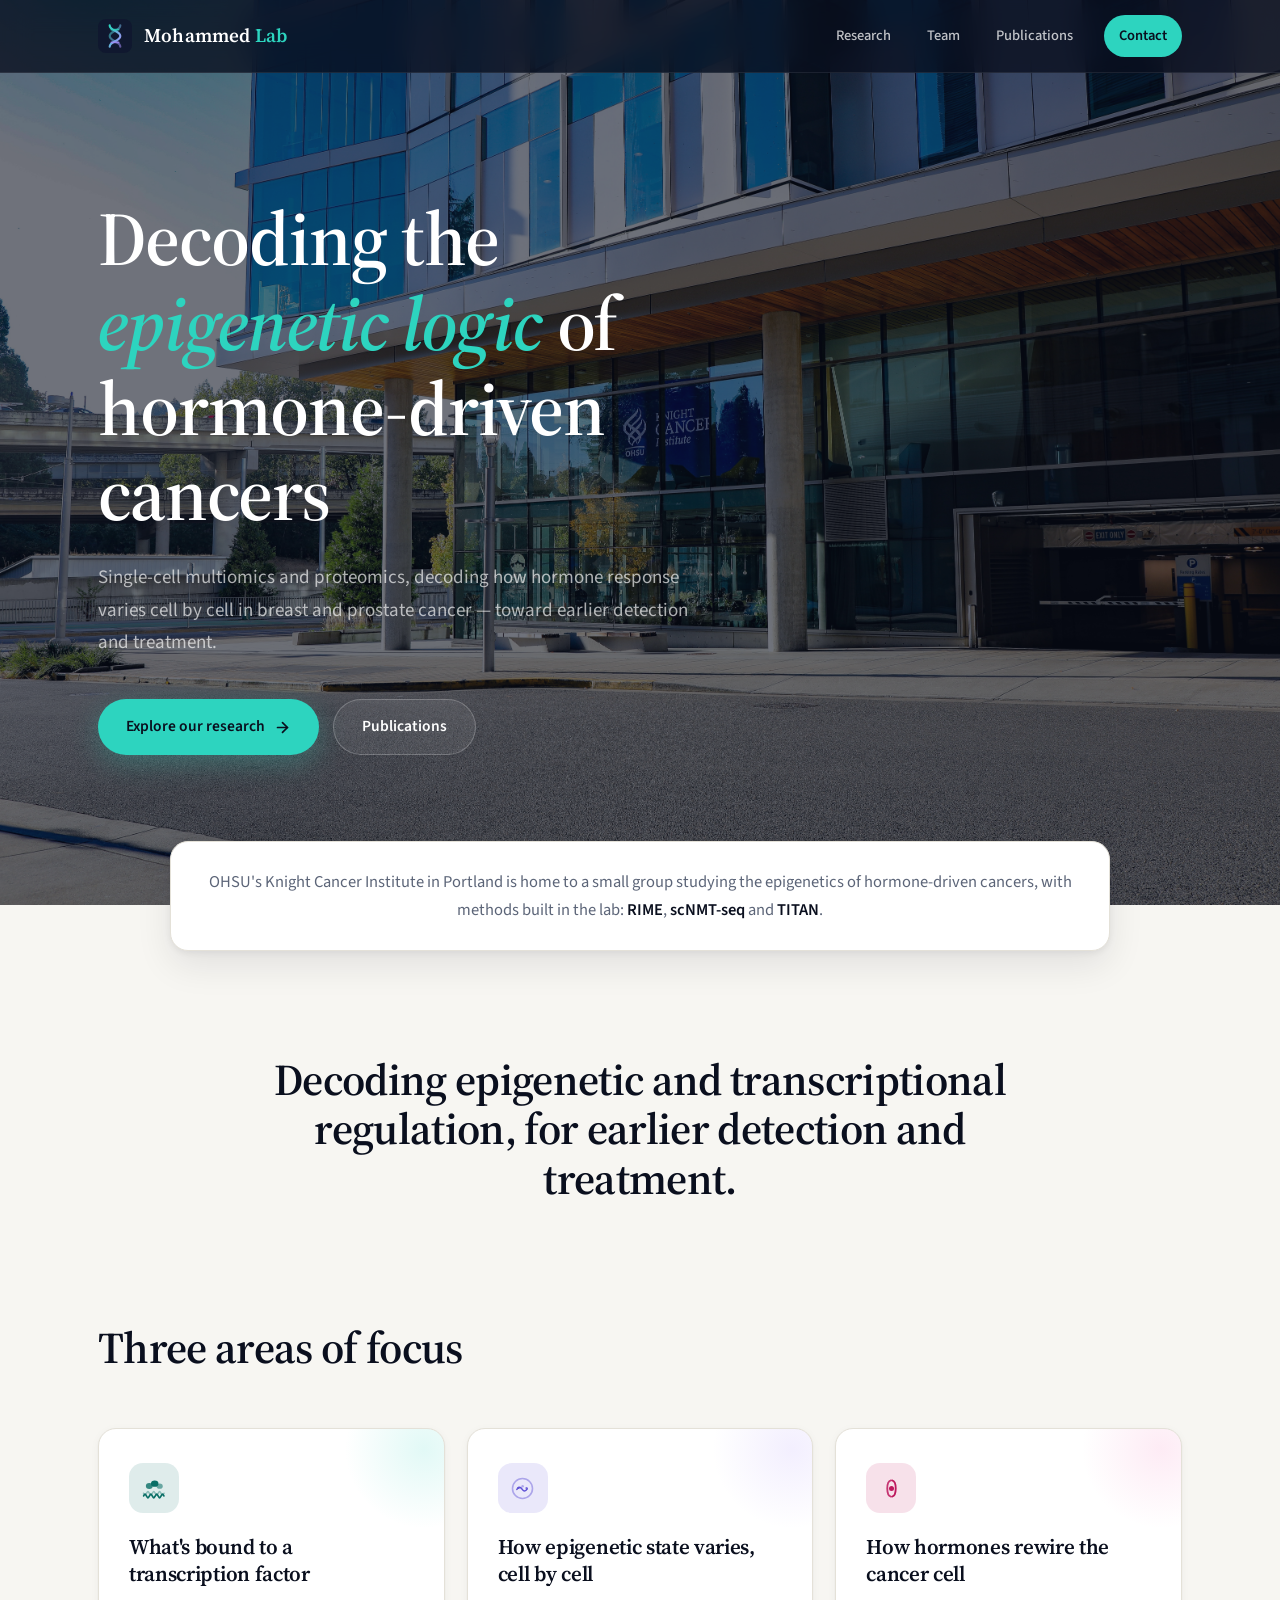
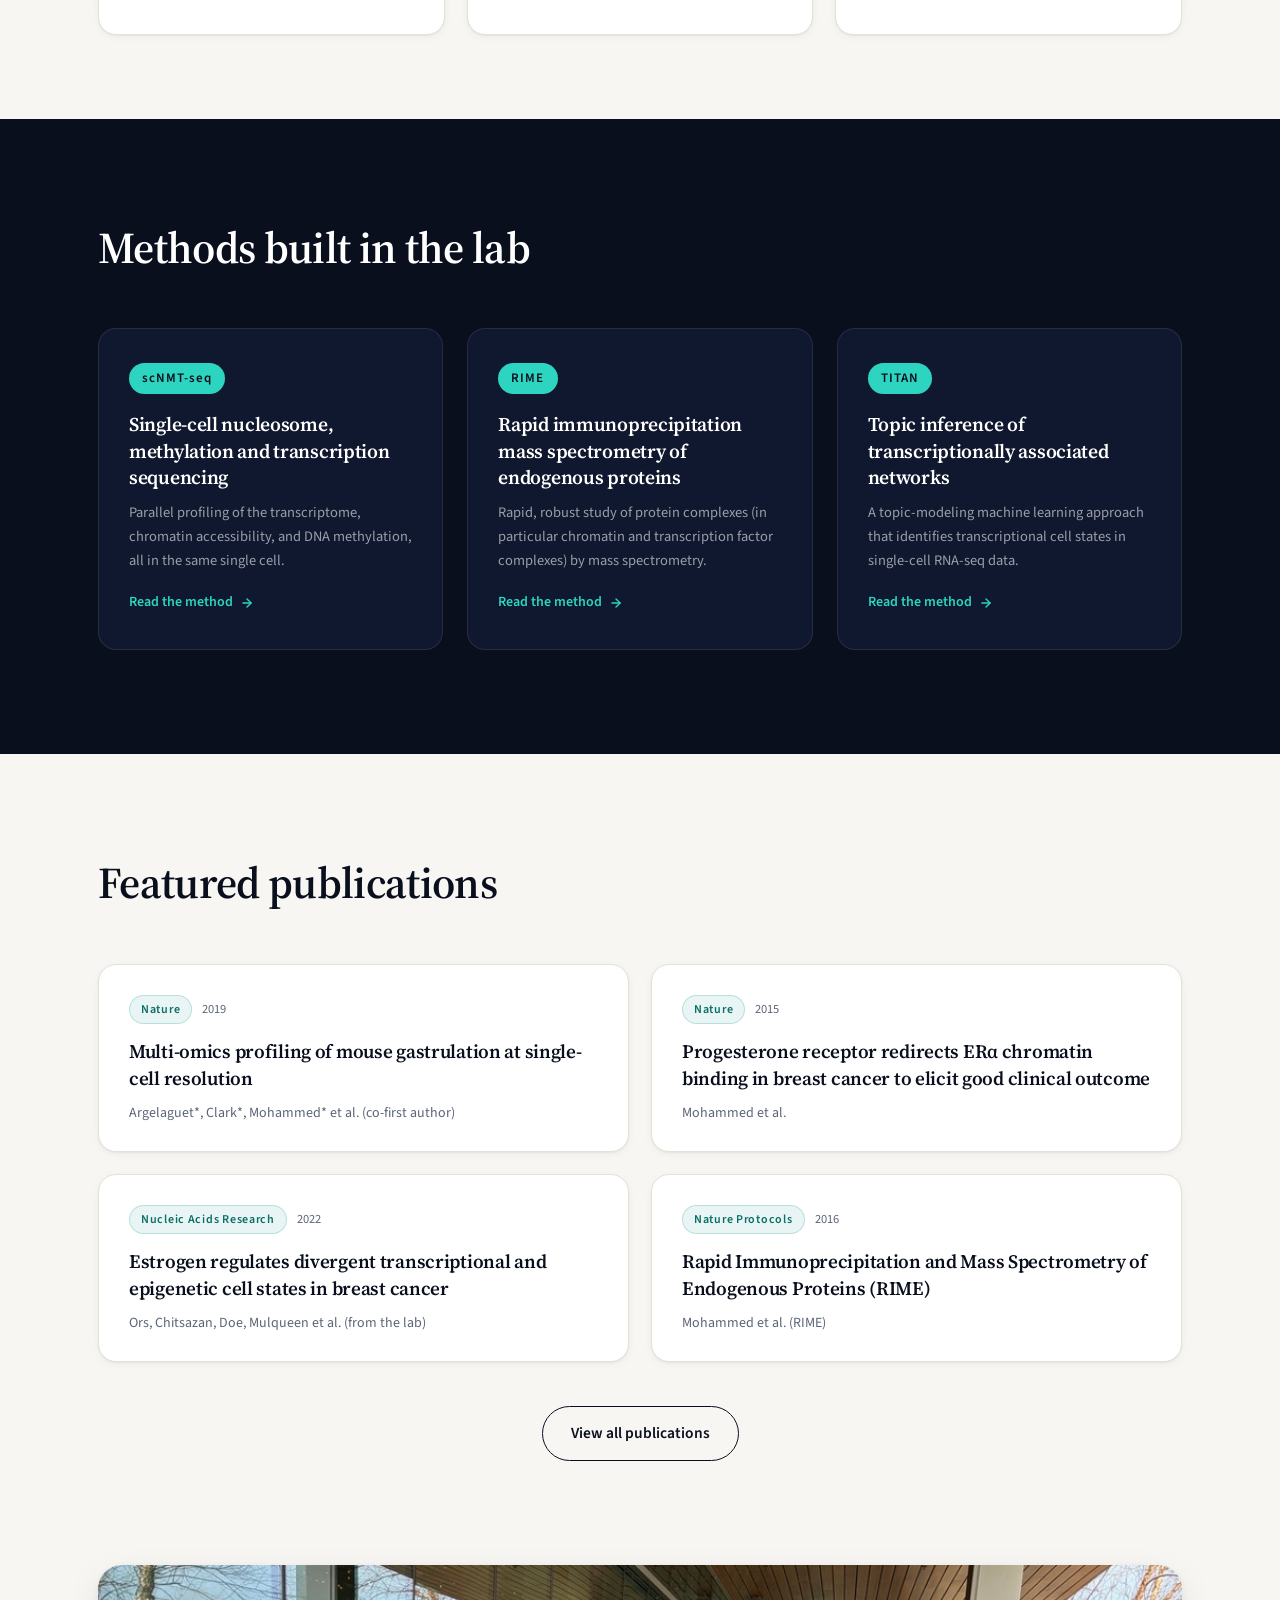
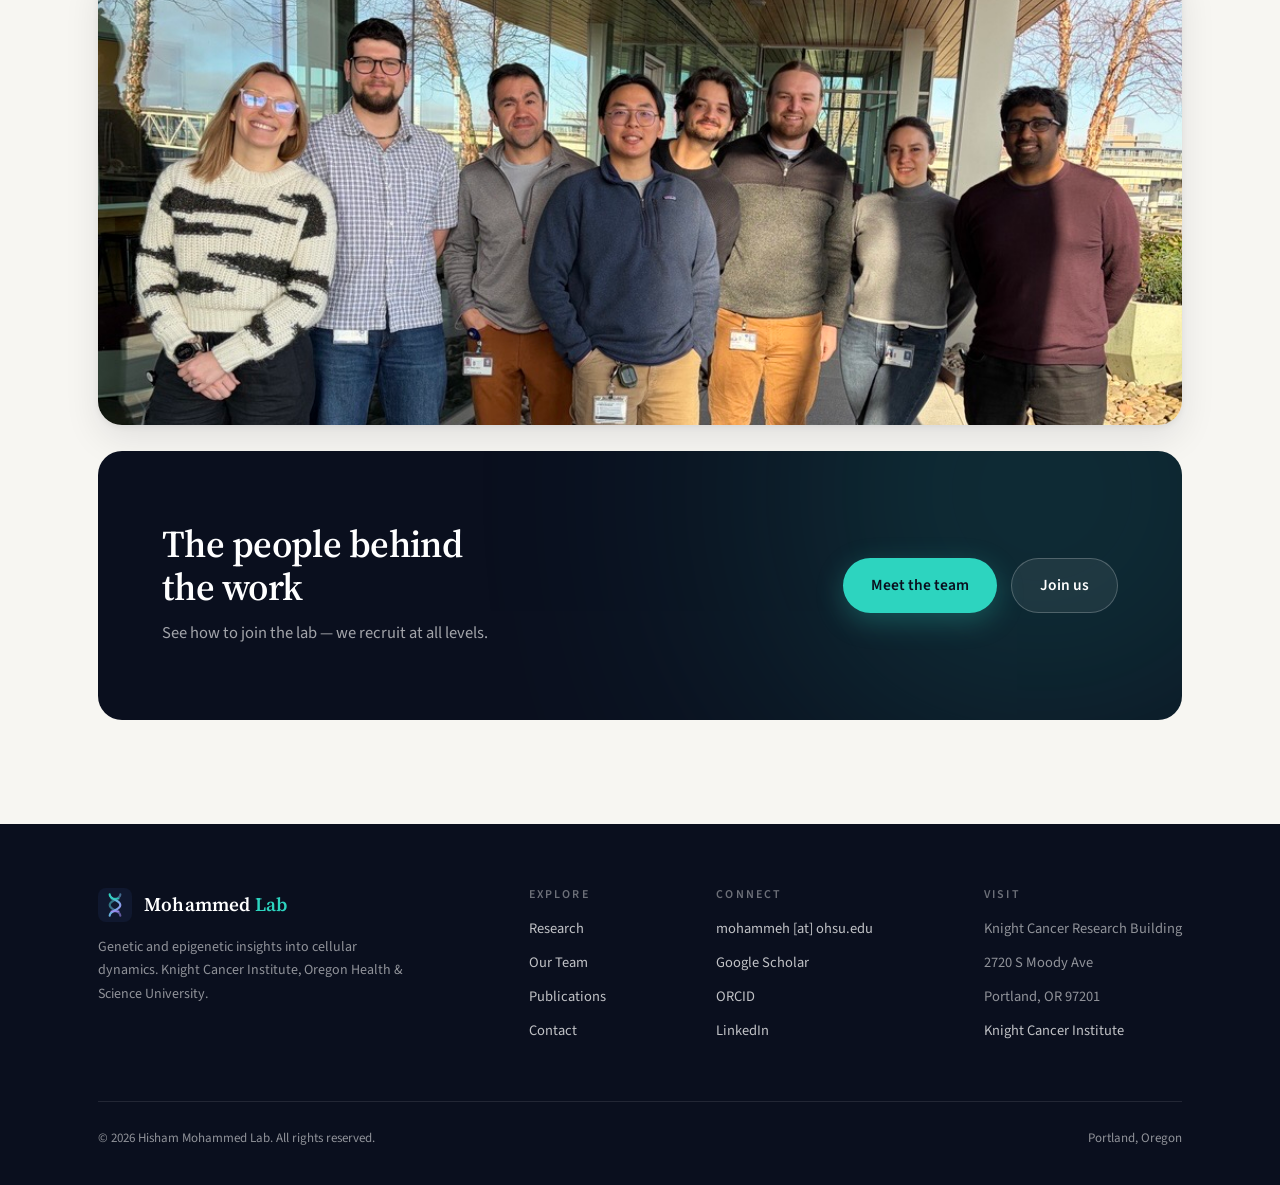
<file: index.html>
<!DOCTYPE html>
<html lang="en-US">
<head>
  <meta charset="UTF-8">
  <meta name="viewport" content="width=device-width, initial-scale=1">
  <title>Hisham Mohammed Lab | Epigenetics of Hormone-Driven Cancers | OHSU</title>
  <meta name="description" content="The Mohammed Lab at OHSU's Knight Cancer Institute studies epigenetic and transcriptional mechanisms driving hormone-dependent cancers such as breast and prostate cancer, using single-cell multiomics and proteomics.">
  <meta property="og:type" content="website">
  <meta property="og:title" content="Hisham Mohammed Lab: Epigenetics of Hormone-Driven Cancers">
  <meta property="og:description" content="Decoding the genetic and epigenetic logic of hormone-driven cancers with single-cell multiomics and proteomics. Knight Cancer Institute, OHSU, in Portland, Oregon.">
  <meta property="og:url" content="https://hmohammedlab.com/">
  <meta property="og:image" content="https://hmohammedlab.com/assets/img/lab-group.jpg">
  <link rel="icon" type="image/svg+xml" href="assets/favicon.svg">
  <script type="application/ld+json">
  {
    "@context": "https://schema.org",
    "@type": "ResearchOrganization",
    "name": "Hisham Mohammed Lab",
    "url": "https://hmohammedlab.com",
    "description": "The Mohammed Lab studies epigenetic and transcriptional regulation in hormone-driven cancers using single-cell multiomics and proteomics.",
    "location": {
      "@type": "Place",
      "name": "OHSU Knight Cancer Institute",
      "address": {
        "@type": "PostalAddress",
        "streetAddress": "2720 S Moody Ave",
        "addressLocality": "Portland",
        "addressRegion": "OR",
        "postalCode": "97201",
        "addressCountry": "US"
      }
    },
    "member": {
      "@type": "Person",
      "name": "Hisham Mohammed",
      "jobTitle": "Principal Investigator, Associate Professor of Molecular and Medical Genetics",
      "affiliation": "Oregon Health & Science University",
      "url": "https://hmohammedlab.com/team.html",
      "sameAs": [
        "https://orcid.org/0000-0003-0216-9881",
        "https://scholar.google.com/citations?user=4WJs_ocAAAAJ",
        "https://www.linkedin.com/in/hisham-mohammed-0a8848a2/"
      ]
    }
  }
  </script>
  <link rel="preconnect" href="https://fonts.googleapis.com">
  <link rel="preconnect" href="https://fonts.gstatic.com" crossorigin>
  <link href="https://fonts.googleapis.com/css2?family=IBM+Plex+Mono:wght@500;600&family=Source+Sans+3:wght@400;500;600;700&family=Source+Serif+4:ital,opsz,wght@0,8..60,400;0,8..60,600;1,8..60,400&display=swap" rel="stylesheet">
  <script>document.documentElement.classList.add("js")</script>
  <link rel="stylesheet" href="css/style.css">
</head>
<body>

  <header class="nav" id="nav">
    <div class="container nav-inner">
      <a class="brand" href="index.html" aria-label="Mohammed Lab home">
        <svg class="brand-mark" viewBox="0 0 64 64" aria-hidden="true">
          <defs><linearGradient id="bg-g" x1="0" y1="0" x2="1" y2="1"><stop offset="0" stop-color="#2dd4bf"/><stop offset="1" stop-color="#a78bfa"/></linearGradient></defs>
          <rect width="64" height="64" rx="15" fill="#10182f"/>
          <path d="M22 12c0 10 20 10 20 20s-20 10-20 20" fill="none" stroke="url(#bg-g)" stroke-width="4" stroke-linecap="round"/>
          <path d="M42 12c0 10-20 10-20 20s20 10 20 20" fill="none" stroke="url(#bg-g)" stroke-width="4" stroke-linecap="round" opacity="0.55"/>
          <line x1="25" y1="20" x2="39" y2="20" stroke="#2dd4bf" stroke-width="3" stroke-linecap="round" opacity="0.8"/>
          <line x1="25" y1="44" x2="39" y2="44" stroke="#a78bfa" stroke-width="3" stroke-linecap="round" opacity="0.8"/>
        </svg>
        <span class="brand-name">Mohammed <span>Lab</span></span>
      </a>
      <button class="nav-toggle" aria-label="Toggle navigation" aria-expanded="false" aria-controls="primary-menu">
        <svg width="22" height="22" viewBox="0 0 24 24" fill="none" stroke="currentColor" stroke-width="2" stroke-linecap="round"><line x1="3" y1="6" x2="21" y2="6"/><line x1="3" y1="12" x2="21" y2="12"/><line x1="3" y1="18" x2="21" y2="18"/></svg>
      </button>
      <nav aria-label="Primary">
        <ul class="nav-links" id="primary-menu">
          <li><a href="research.html">Research</a></li>
          <li><a href="team.html">Team</a></li>
          <li><a href="publications.html">Publications</a></li>
          <li><a class="nav-cta" href="contact.html">Contact</a></li>
        </ul>
      </nav>
    </div>
  </header>

  <main>

    <!-- ============ HERO ============ -->
    <section class="hero hero--home hero--photo" style="background-image: url('assets/img/ohsu-knight-building.jpg');">
      <div class="hero-glow hero-glow--teal" aria-hidden="true"></div>
      <div class="hero-glow hero-glow--violet" aria-hidden="true"></div>
      <div class="container hero-inner">
        <h1>Decoding the <em>epigenetic logic</em> of hormone-driven cancers</h1>
        <p class="hero-sub">
          Single-cell multiomics and proteomics, decoding how hormone response varies
          cell by cell in breast and prostate cancer &mdash; toward earlier detection and treatment.
        </p>
        <div class="hero-actions">
          <a class="btn btn--primary" href="research.html">
            Explore our research
            <svg viewBox="0 0 24 24" fill="none" stroke="currentColor" stroke-width="2.4" stroke-linecap="round" stroke-linejoin="round" aria-hidden="true"><line x1="5" y1="12" x2="19" y2="12"/><polyline points="12 5 19 12 12 19"/></svg>
          </a>
          <a class="btn btn--ghost" href="publications.html">Publications</a>
        </div>
      </div>
    </section>

    <!-- ============ STATS ============ -->
    <section class="stats" aria-label="Lab at a glance">
      <div class="container">
        <div class="stats-line reveal" style="background:var(--card); border:1px solid var(--line); border-radius:var(--radius); box-shadow:var(--shadow-md); padding:26px 36px; text-align:center; color:var(--muted); font-size:16.5px; line-height:1.7; max-width:940px; margin:0 auto;">
          OHSU's Knight Cancer Institute in Portland is home to a small group studying the epigenetics of hormone-driven cancers, with methods built in the lab: <strong style="color:var(--ink);font-weight:600;">RIME</strong>, <strong style="color:var(--ink);font-weight:600;">scNMT-seq</strong> and <strong style="color:var(--ink);font-weight:600;">TITAN</strong>.
        </div>
      </div>
    </section>

    <!-- ============ MISSION ============ -->
    <section class="section">
      <div class="container container--narrow" style="text-align:center;">
        <h2 class="section-title reveal reveal-d1" style="max-width:none;">
          Decoding epigenetic and transcriptional regulation, for earlier detection and treatment.
        </h2>
      </div>
    </section>

    <!-- ============ RESEARCH AREAS ============ -->
    <section class="section section--tight" style="padding-top:0;">
      <div class="container">
        <div class="section-head reveal">
          <h2 class="section-title">Three areas of focus</h2>
        </div>
        <div class="pillars">
          <article class="pillar-card pillar-card--teal reveal">
            <a href="research.html#pillar-proteomics" class="pillar-card-link">
              <span class="pillar-icon" aria-hidden="true">
                <svg viewBox="0 0 24 24" fill="none" stroke="currentColor" stroke-width="1.5" stroke-linecap="round" stroke-linejoin="round">
                  <path d="M1.5 19.2c1.4-2.4 1.4-2.4 2.8 0s1.4 2.4 2.8 0 1.4-2.4 2.8 0 1.4 2.4 2.8 0 1.4-2.4 2.8 0 1.4 2.4 2.8 0 1.4-2.4 2.8 0"/>
                  <path d="M1.5 16.6c1.4 2.4 1.4 2.4 2.8 0s1.4-2.4 2.8 0 1.4 2.4 2.8 0 1.4-2.4 2.8 0 1.4 2.4 2.8 0 1.4-2.4 2.8 0 1.4 2.4 2.8 0" opacity=".4"/>
                  <g stroke="none" fill="currentColor">
                    <ellipse cx="7" cy="9.6" rx="3.3" ry="2.8" opacity=".8"/>
                    <ellipse cx="12.2" cy="7.4" rx="3.6" ry="3"/>
                    <ellipse cx="17" cy="9.8" rx="2.9" ry="2.5" opacity=".55"/>
                  </g>
                </svg>
              </span>
              <h3>What's bound to a transcription factor</h3>
            </a>
          </article>
          <article class="pillar-card pillar-card--violet reveal reveal-d1">
            <a href="research.html#pillar-singlecell" class="pillar-card-link">
              <span class="pillar-icon" aria-hidden="true">
                <svg viewBox="0 0 24 24" fill="none" stroke="currentColor" stroke-width="1.5" stroke-linecap="round" stroke-linejoin="round">
                  <circle cx="12" cy="12" r="9.6" opacity=".45"/>
                  <path d="M6.6 12.8c1.8-2.6 3.3-2.6 5-.2s3.2 2.4 5-.2"/>
                  <circle cx="8.1" cy="11.4" r="1.15" fill="currentColor" stroke="none"/>
                  <circle cx="12.1" cy="9.8" r="1.15" fill="currentColor" stroke="none" opacity=".45"/>
                  <circle cx="15.9" cy="11.6" r="1.15" fill="currentColor" stroke="none" opacity=".8"/>
                </svg>
              </span>
              <h3>How epigenetic state varies, cell by cell</h3>
            </a>
          </article>
          <article class="pillar-card pillar-card--rose reveal reveal-d2">
            <a href="research.html#pillar-hormones" class="pillar-card-link">
              <span class="pillar-icon" aria-hidden="true">
                <svg viewBox="0 0 24 24" fill="none" stroke="currentColor" stroke-width="1.8" stroke-linecap="round" stroke-linejoin="round">
                  <path d="M11.4 4.2C6.8 5.2 6.8 18.8 11.4 19.8" opacity=".85"/>
                  <path d="M12.6 4.2C17.2 5.2 17.2 18.8 12.6 19.8"/>
                  <circle cx="12" cy="12" r="2.4" fill="currentColor" stroke="none"/>
                </svg>
              </span>
              <h3>How hormones rewire the cancer cell</h3>
            </a>
          </article>
        </div>
      </div>
    </section>

    <!-- ============ TECHNOLOGIES ============ -->
    <section class="section section--dark">
      <div class="container">
        <div class="section-head reveal">
          <h2 class="section-title">Methods built in the lab</h2>
        </div>
        <div class="tech-grid">
          <article class="tech-card reveal">
            <span class="tech-abbr">scNMT-seq</span>
            <h3>Single-cell nucleosome, methylation and transcription sequencing</h3>
            <p>Parallel profiling of the transcriptome, chromatin accessibility, and DNA methylation, all in the same single cell.</p>
            <a class="tech-link" href="https://www.nature.com/articles/s41467-018-03149-4" target="_blank" rel="noopener">Read the method <svg viewBox="0 0 24 24" fill="none" stroke="currentColor" stroke-width="2.4" stroke-linecap="round" stroke-linejoin="round" aria-hidden="true"><line x1="5" y1="12" x2="19" y2="12"/><polyline points="12 5 19 12 12 19"/></svg></a>
          </article>
          <article class="tech-card reveal reveal-d1">
            <span class="tech-abbr">RIME</span>
            <h3>Rapid immunoprecipitation mass spectrometry of endogenous proteins</h3>
            <p>Rapid, robust study of protein complexes (in particular chromatin and transcription factor complexes) by mass spectrometry.</p>
            <a class="tech-link" href="https://www.nature.com/articles/nprot.2016.020" target="_blank" rel="noopener">Read the method <svg viewBox="0 0 24 24" fill="none" stroke="currentColor" stroke-width="2.4" stroke-linecap="round" stroke-linejoin="round" aria-hidden="true"><line x1="5" y1="12" x2="19" y2="12"/><polyline points="12 5 19 12 12 19"/></svg></a>
          </article>
          <article class="tech-card reveal reveal-d2">
            <span class="tech-abbr">TITAN</span>
            <h3>Topic inference of transcriptionally associated networks</h3>
            <p>A topic-modeling machine learning approach that identifies transcriptional cell states in single-cell RNA-seq data.</p>
            <a class="tech-link" href="https://academic.oup.com/nar/article/50/20/11492/6786216" target="_blank" rel="noopener">Read the method <svg viewBox="0 0 24 24" fill="none" stroke="currentColor" stroke-width="2.4" stroke-linecap="round" stroke-linejoin="round" aria-hidden="true"><line x1="5" y1="12" x2="19" y2="12"/><polyline points="12 5 19 12 12 19"/></svg></a>
          </article>
        </div>
      </div>
    </section>

    <!-- ============ FEATURED PUBLICATIONS ============ -->
    <section class="section">
      <div class="container">
        <div class="section-head reveal">
          <h2 class="section-title">Featured publications</h2>
        </div>
        <div class="featured-pubs">
          <a class="fpub reveal" href="https://www.nature.com/articles/s41586-019-1825-8" target="_blank" rel="noopener">
            <div class="fpub-meta"><span class="fpub-journal">Nature</span><span class="fpub-year">2019</span></div>
            <h3>Multi-omics profiling of mouse gastrulation at single-cell resolution</h3>
            <p>Argelaguet*, Clark*, Mohammed* et al. (co-first author)</p>
          </a>
          <a class="fpub reveal reveal-d1" href="https://www.nature.com/articles/nature14583" target="_blank" rel="noopener">
            <div class="fpub-meta"><span class="fpub-journal">Nature</span><span class="fpub-year">2015</span></div>
            <h3>Progesterone receptor redirects ERα chromatin binding in breast cancer to elicit good clinical outcome</h3>
            <p>Mohammed et al.</p>
          </a>
          <a class="fpub reveal reveal-d2" href="https://academic.oup.com/nar/article/50/20/11492/6786216" target="_blank" rel="noopener">
            <div class="fpub-meta"><span class="fpub-journal">Nucleic Acids Research</span><span class="fpub-year">2022</span></div>
            <h3>Estrogen regulates divergent transcriptional and epigenetic cell states in breast cancer</h3>
            <p>Ors, Chitsazan, Doe, Mulqueen et al. (from the lab)</p>
          </a>
          <a class="fpub reveal reveal-d3" href="https://www.nature.com/articles/nprot.2016.020" target="_blank" rel="noopener">
            <div class="fpub-meta"><span class="fpub-journal">Nature Protocols</span><span class="fpub-year">2016</span></div>
            <h3>Rapid Immunoprecipitation and Mass Spectrometry of Endogenous Proteins (RIME)</h3>
            <p>Mohammed et al. (RIME)</p>
          </a>
        </div>
        <div style="text-align:center; margin-top:44px;" class="reveal">
          <a class="btn btn--outline" href="publications.html">View all publications</a>
        </div>
      </div>
    </section>

    <!-- ============ TEAM CTA ============ -->
    <section class="section" style="padding-top:0;">
      <div class="container">
        <div class="photo-strip reveal" style="margin-bottom:26px;">
          <img src="assets/img/lab-group.jpg" alt="The Mohammed Lab team" loading="lazy">
        </div>
        <div class="cta-band reveal">
          <div>
            <h2>The people behind the work</h2>
            <p>See how to join the lab &mdash; we recruit at all levels.</p>
          </div>
          <div style="display:flex; gap:14px; flex-wrap:wrap;">
            <a class="btn btn--primary" href="team.html">Meet the team</a>
            <a class="btn btn--ghost" href="contact.html">Join us</a>
          </div>
        </div>
      </div>
    </section>

  </main>

  <!-- ============ FOOTER ============ -->
  <footer class="footer" style="margin-top:0;">
    <div class="container">
      <div class="footer-grid">
        <div class="footer-brand">
          <a class="brand" href="index.html">
            <svg class="brand-mark" viewBox="0 0 64 64" aria-hidden="true">
              <defs><linearGradient id="fg-g" x1="0" y1="0" x2="1" y2="1"><stop offset="0" stop-color="#2dd4bf"/><stop offset="1" stop-color="#a78bfa"/></linearGradient></defs>
              <rect width="64" height="64" rx="15" fill="#10182f"/>
              <path d="M22 12c0 10 20 10 20 20s-20 10-20 20" fill="none" stroke="url(#fg-g)" stroke-width="4" stroke-linecap="round"/>
              <path d="M42 12c0 10-20 10-20 20s20 10 20 20" fill="none" stroke="url(#fg-g)" stroke-width="4" stroke-linecap="round" opacity="0.55"/>
              <line x1="25" y1="20" x2="39" y2="20" stroke="#2dd4bf" stroke-width="3" stroke-linecap="round" opacity="0.8"/>
              <line x1="25" y1="44" x2="39" y2="44" stroke="#a78bfa" stroke-width="3" stroke-linecap="round" opacity="0.8"/>
            </svg>
            <span class="brand-name">Mohammed <span>Lab</span></span>
          </a>
          <p>Genetic and epigenetic insights into cellular dynamics. Knight Cancer Institute, Oregon Health & Science University.</p>
        </div>
        <div class="footer-col">
          <h2>Explore</h2>
          <ul>
            <li><a href="research.html">Research</a></li>
            <li><a href="team.html">Our Team</a></li>
            <li><a href="publications.html">Publications</a></li>
            <li><a href="contact.html">Contact</a></li>
          </ul>
        </div>
        <div class="footer-col">
          <h2>Connect</h2>
          <ul>
            <li><a href="#" data-email="bW9oYW1tZWhAb2hzdS5lZHU="><span class="js-email-text">mohammeh [at] ohsu.edu</span></a></li>
            <li><a href="https://scholar.google.com/citations?user=4WJs_ocAAAAJ&amp;hl=en" target="_blank" rel="noopener">Google Scholar</a></li>
            <li><a href="https://orcid.org/0000-0003-0216-9881" target="_blank" rel="noopener">ORCID</a></li>
            <li><a href="https://www.linkedin.com/in/hisham-mohammed-0a8848a2/" target="_blank" rel="noopener">LinkedIn</a></li>
          </ul>
        </div>
        <div class="footer-col">
          <h2>Visit</h2>
          <ul>
            <li>Knight Cancer Research Building</li>
            <li>2720 S Moody Ave</li>
            <li>Portland, OR 97201</li>
            <li><a href="https://www.ohsu.edu/knight-cancer-institute" target="_blank" rel="noopener">Knight Cancer Institute</a></li>
          </ul>
        </div>
      </div>
      <div class="footer-bottom">
        <span>© <span id="year">2026</span> Hisham Mohammed Lab. All rights reserved.</span>
        <span>Portland, Oregon</span>
      </div>
    </div>
  </footer>

  <script src="js/main.js"></script>
  <script src="js/email-obfuscate.js"></script>
</body>
</html>
</file>
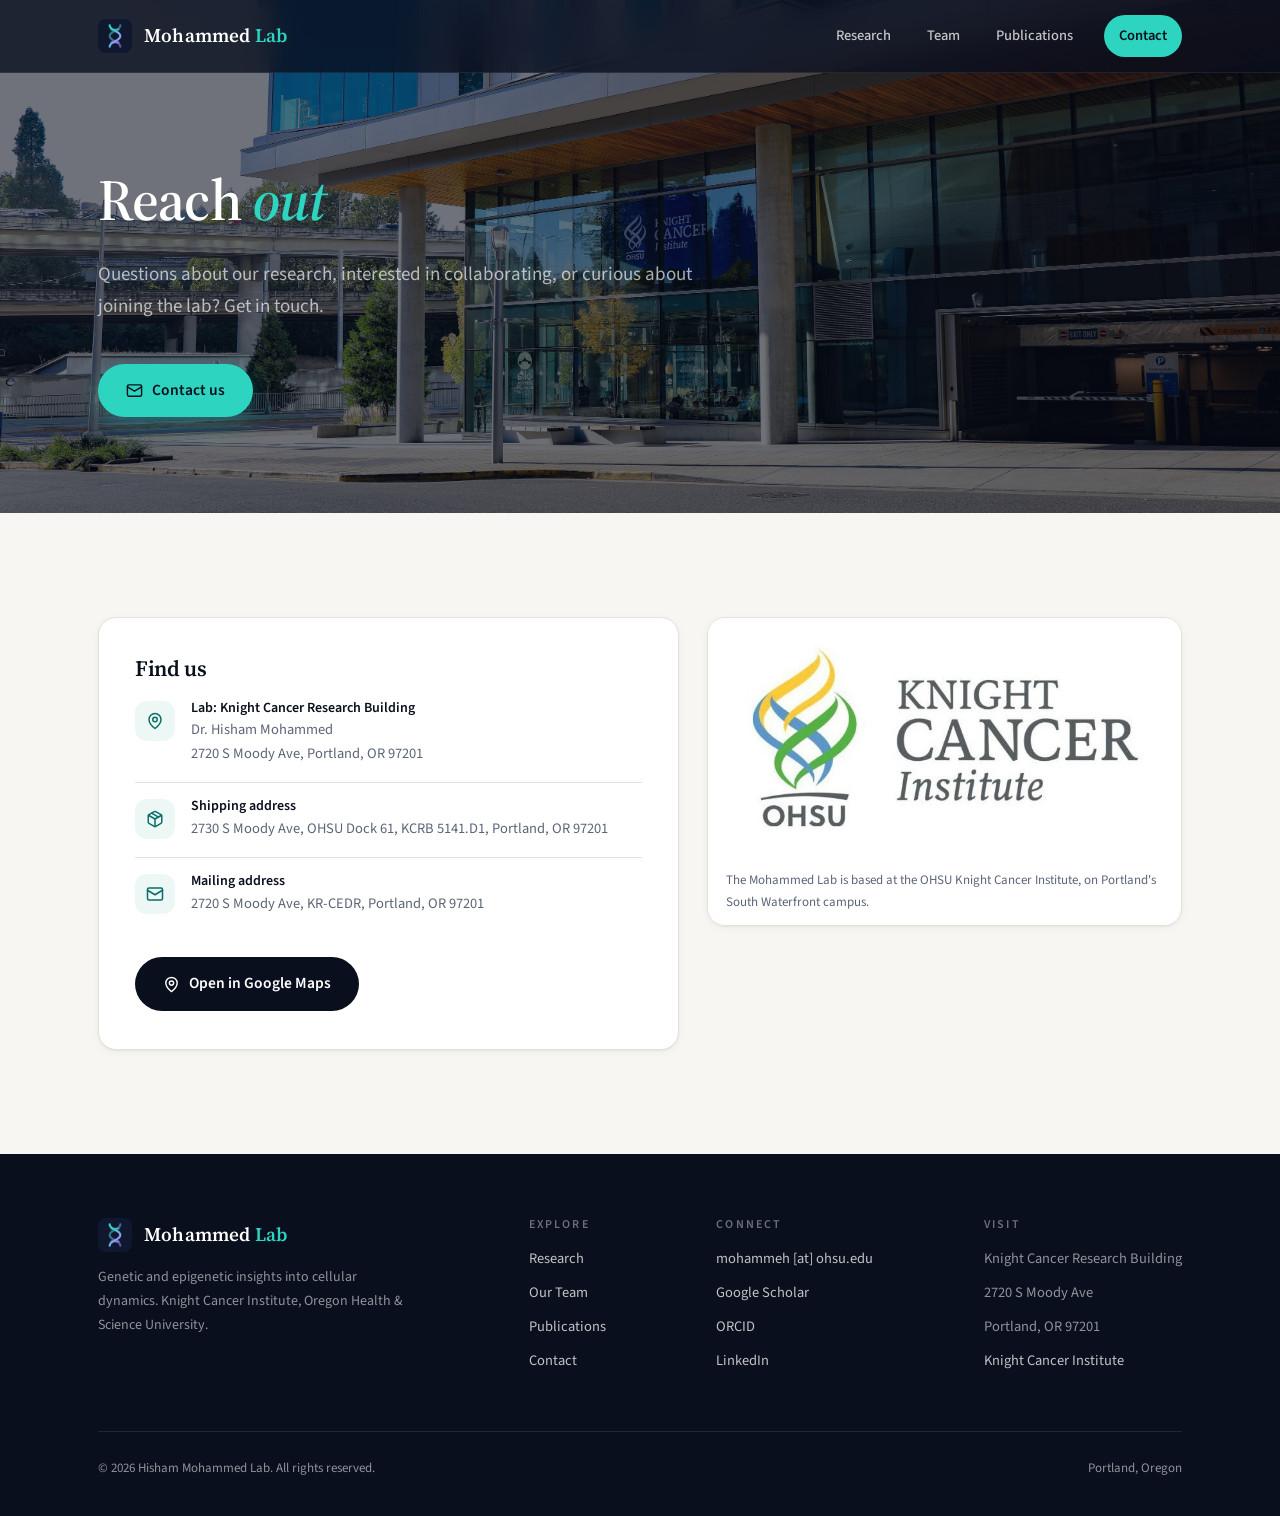
<file: contact/index.html>
<!DOCTYPE html><html><head><meta charset="UTF-8"><meta http-equiv="refresh" content="0;url=/contact.html"><link rel="canonical" href="https://hmohammedlab.com/contact.html"><title>Redirecting…</title></head><body><script>window.location.replace('/contact.html');</script></body></html>
</file>
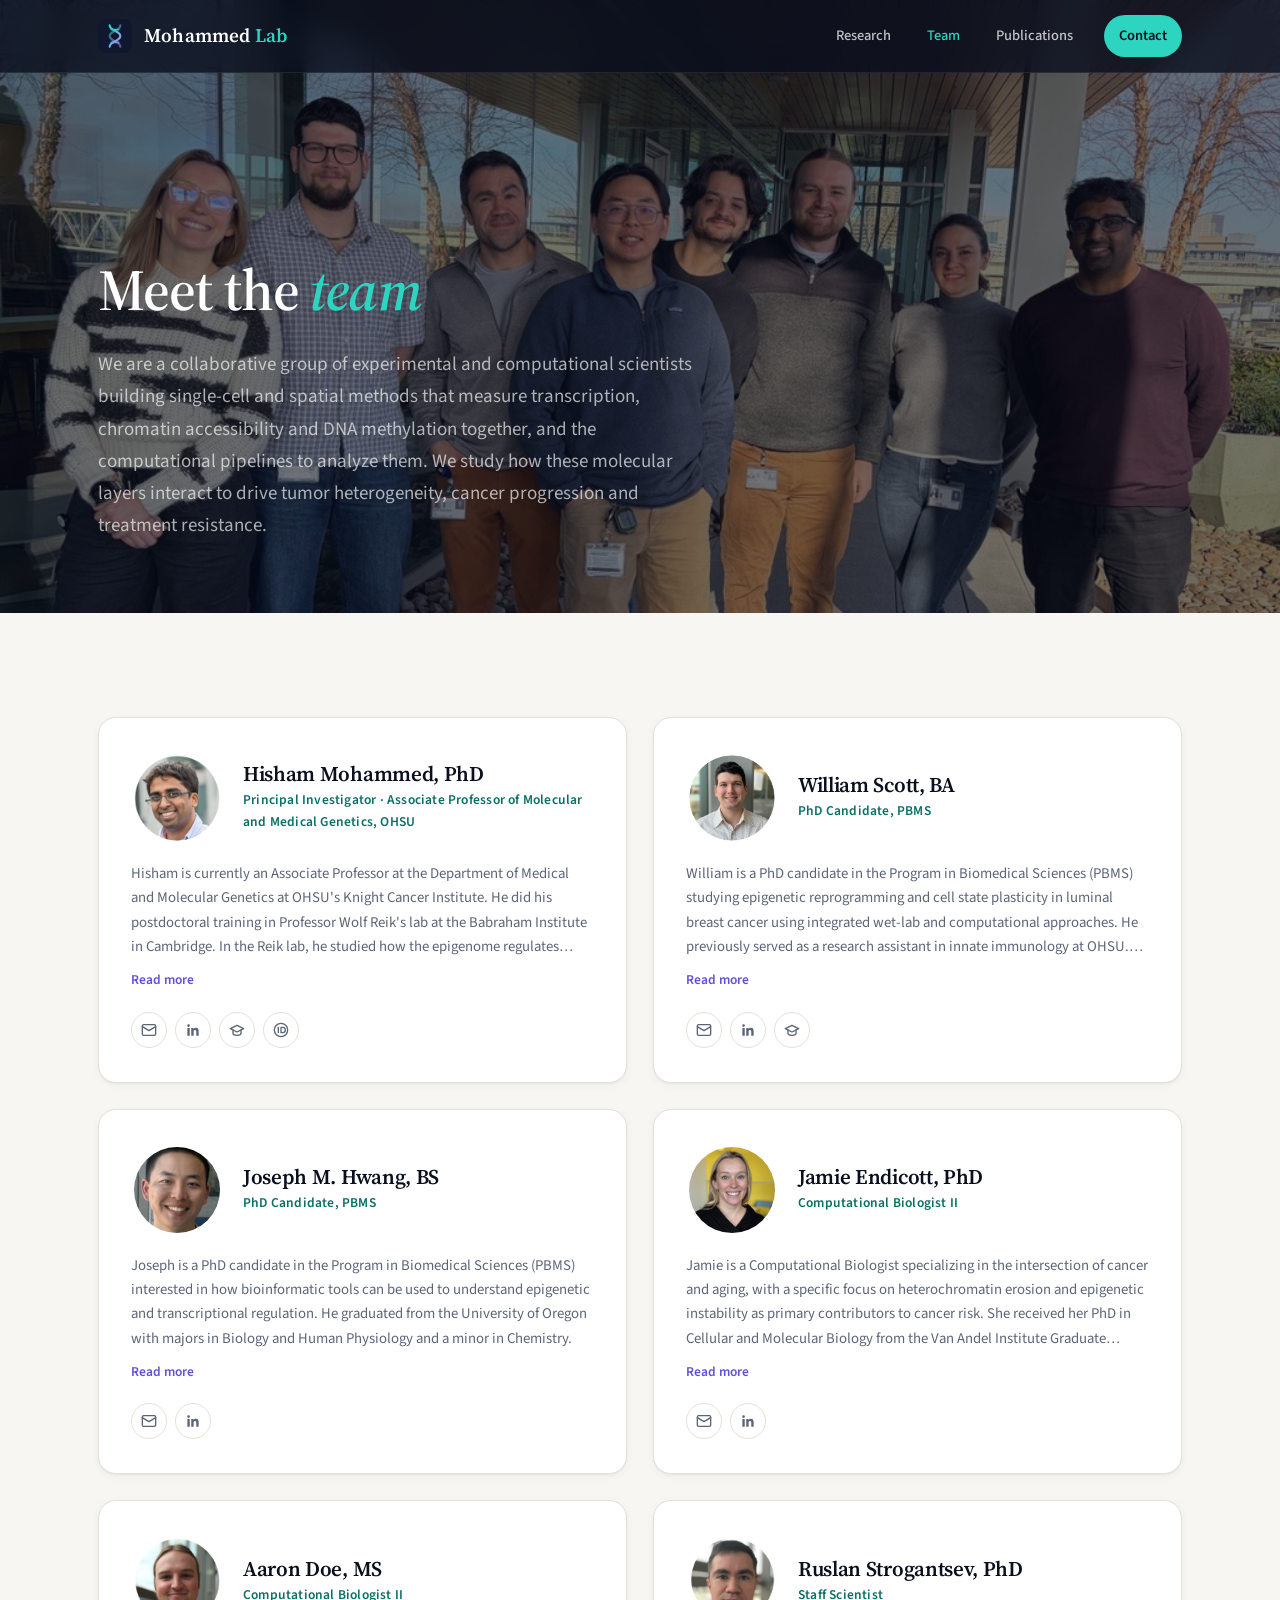
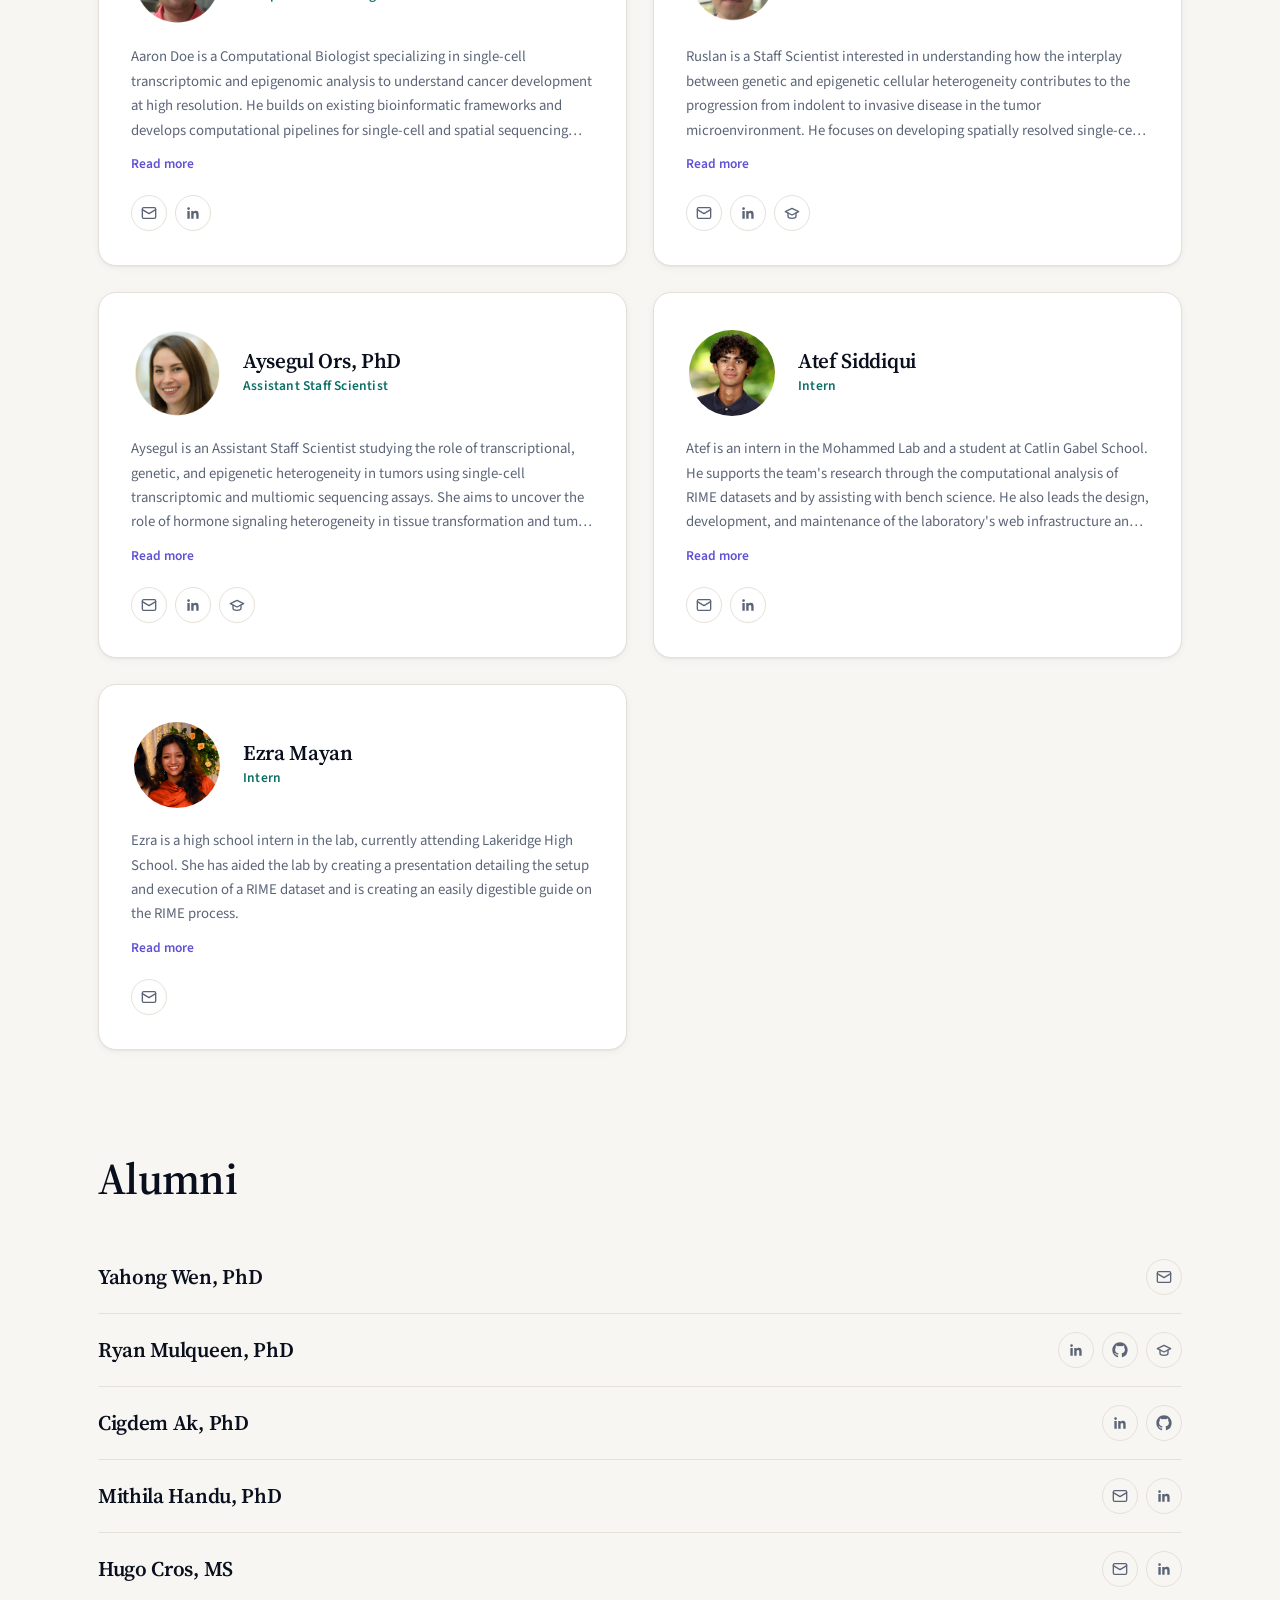
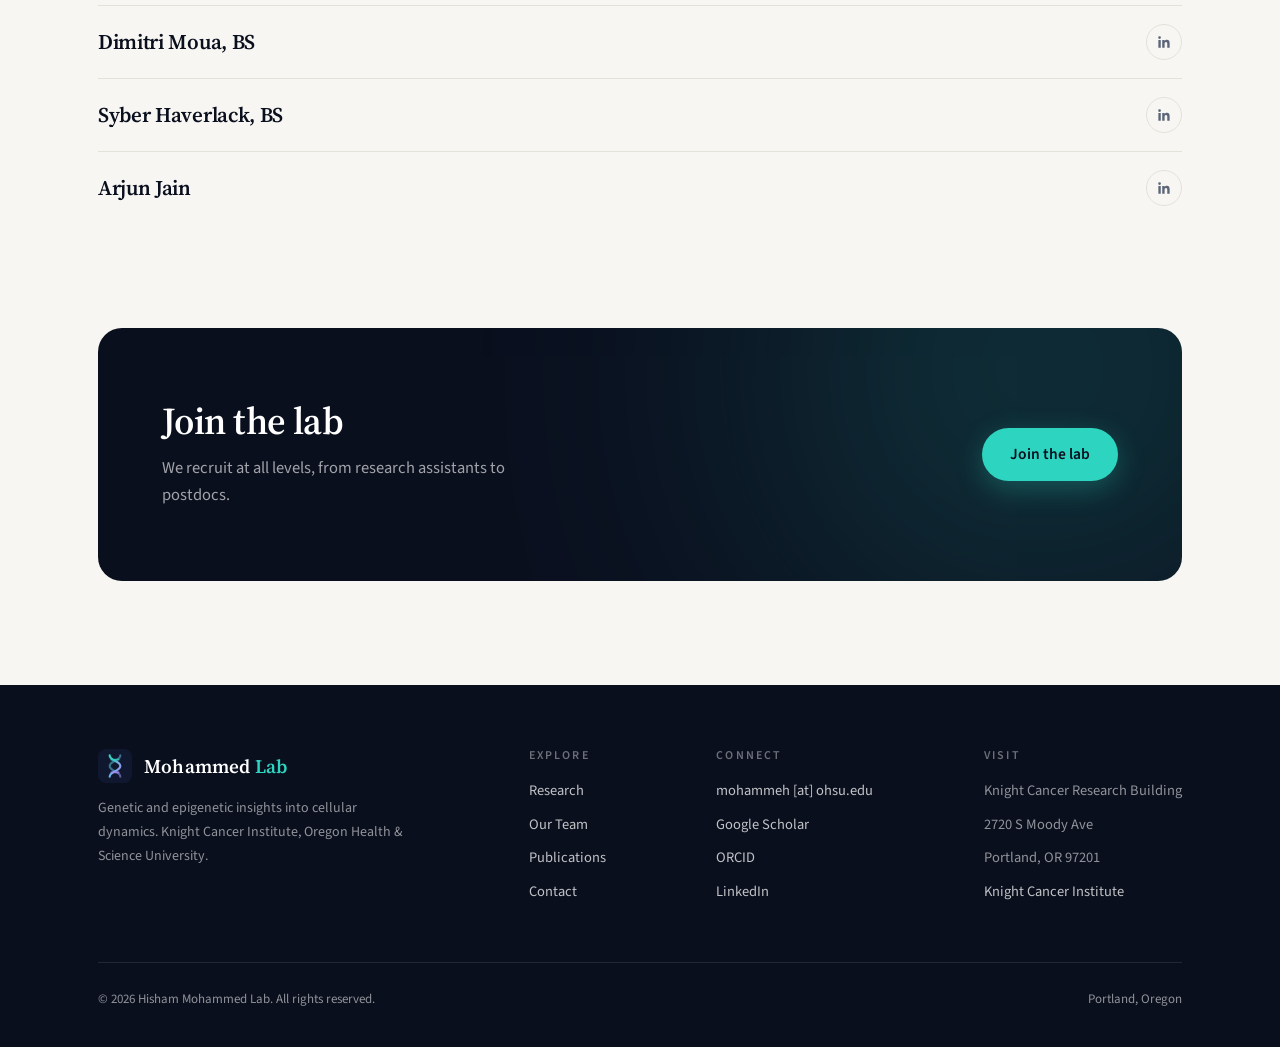
<file: our-team/index.html>
<!DOCTYPE html><html><head><meta charset="UTF-8"><meta http-equiv="refresh" content="0;url=/team.html"><link rel="canonical" href="https://hmohammedlab.com/team.html"><title>Redirecting…</title></head><body><script>window.location.replace('/team.html');</script></body></html>
</file>
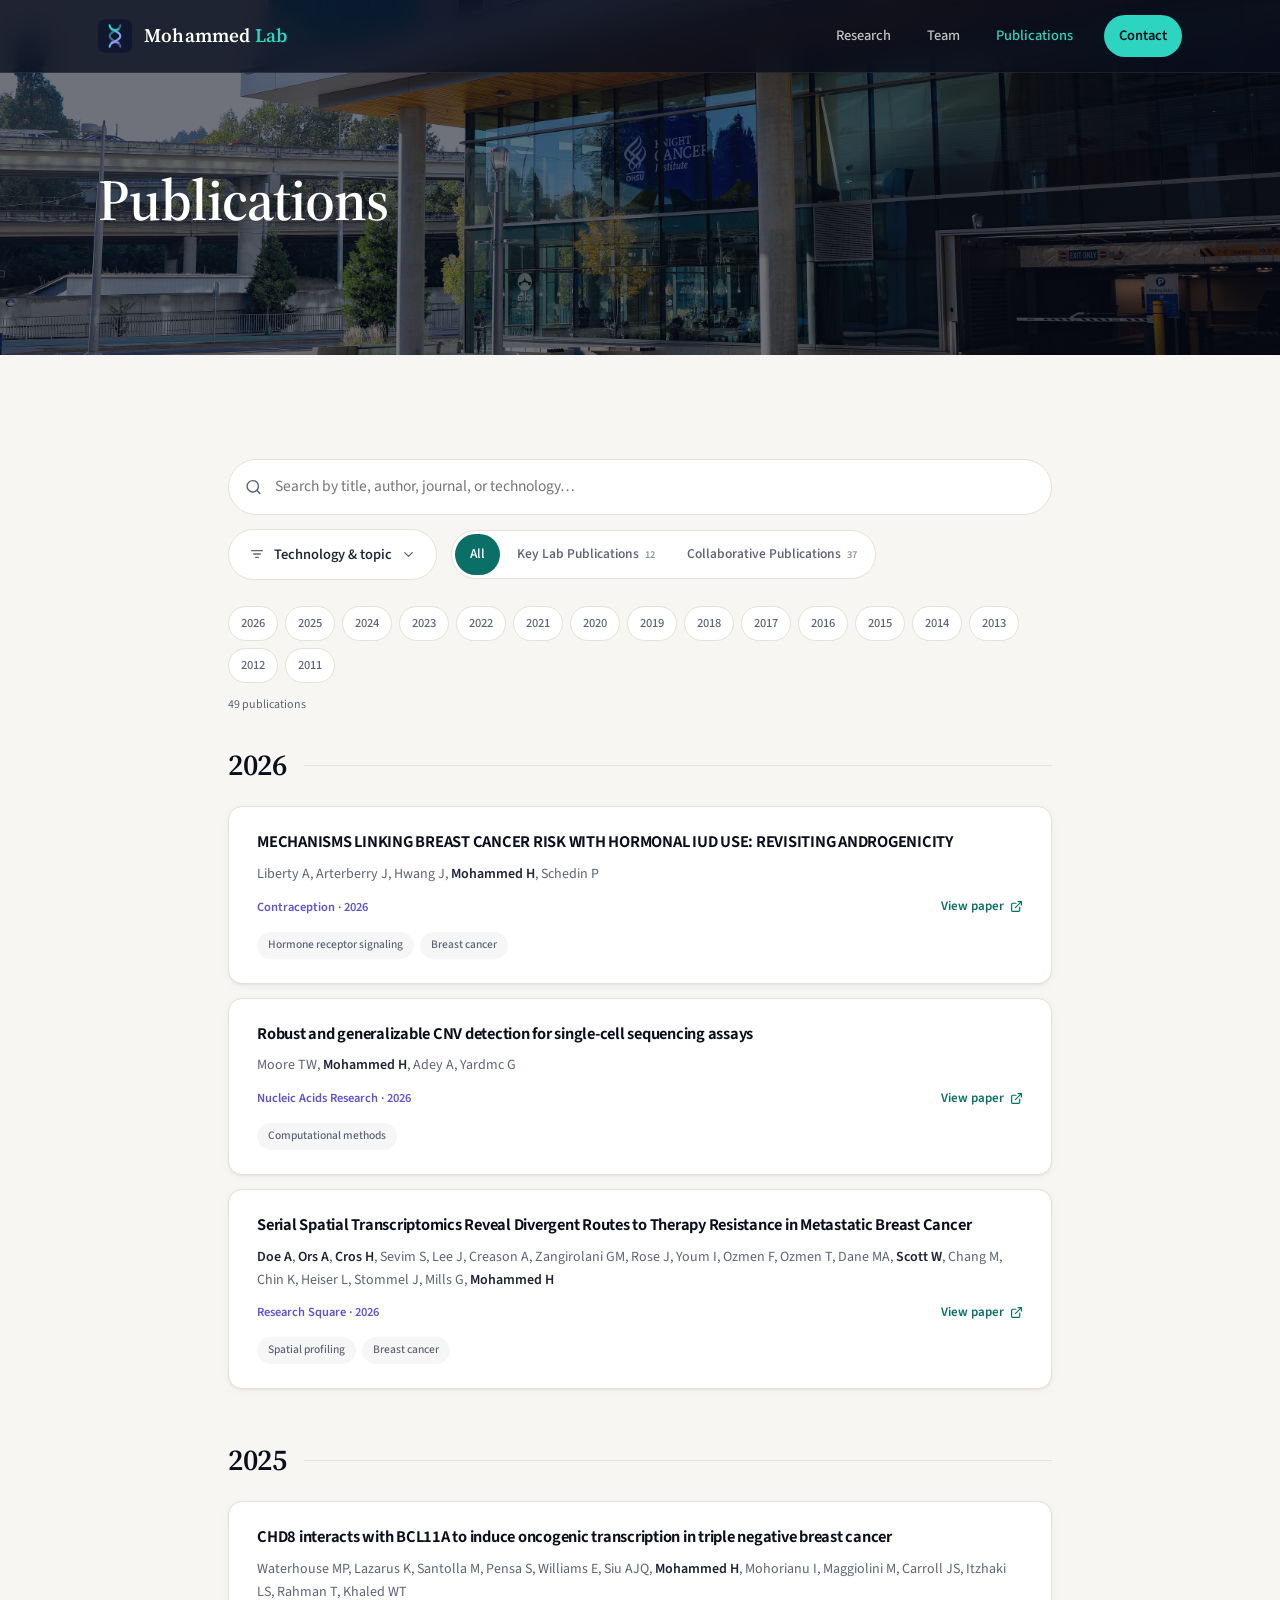
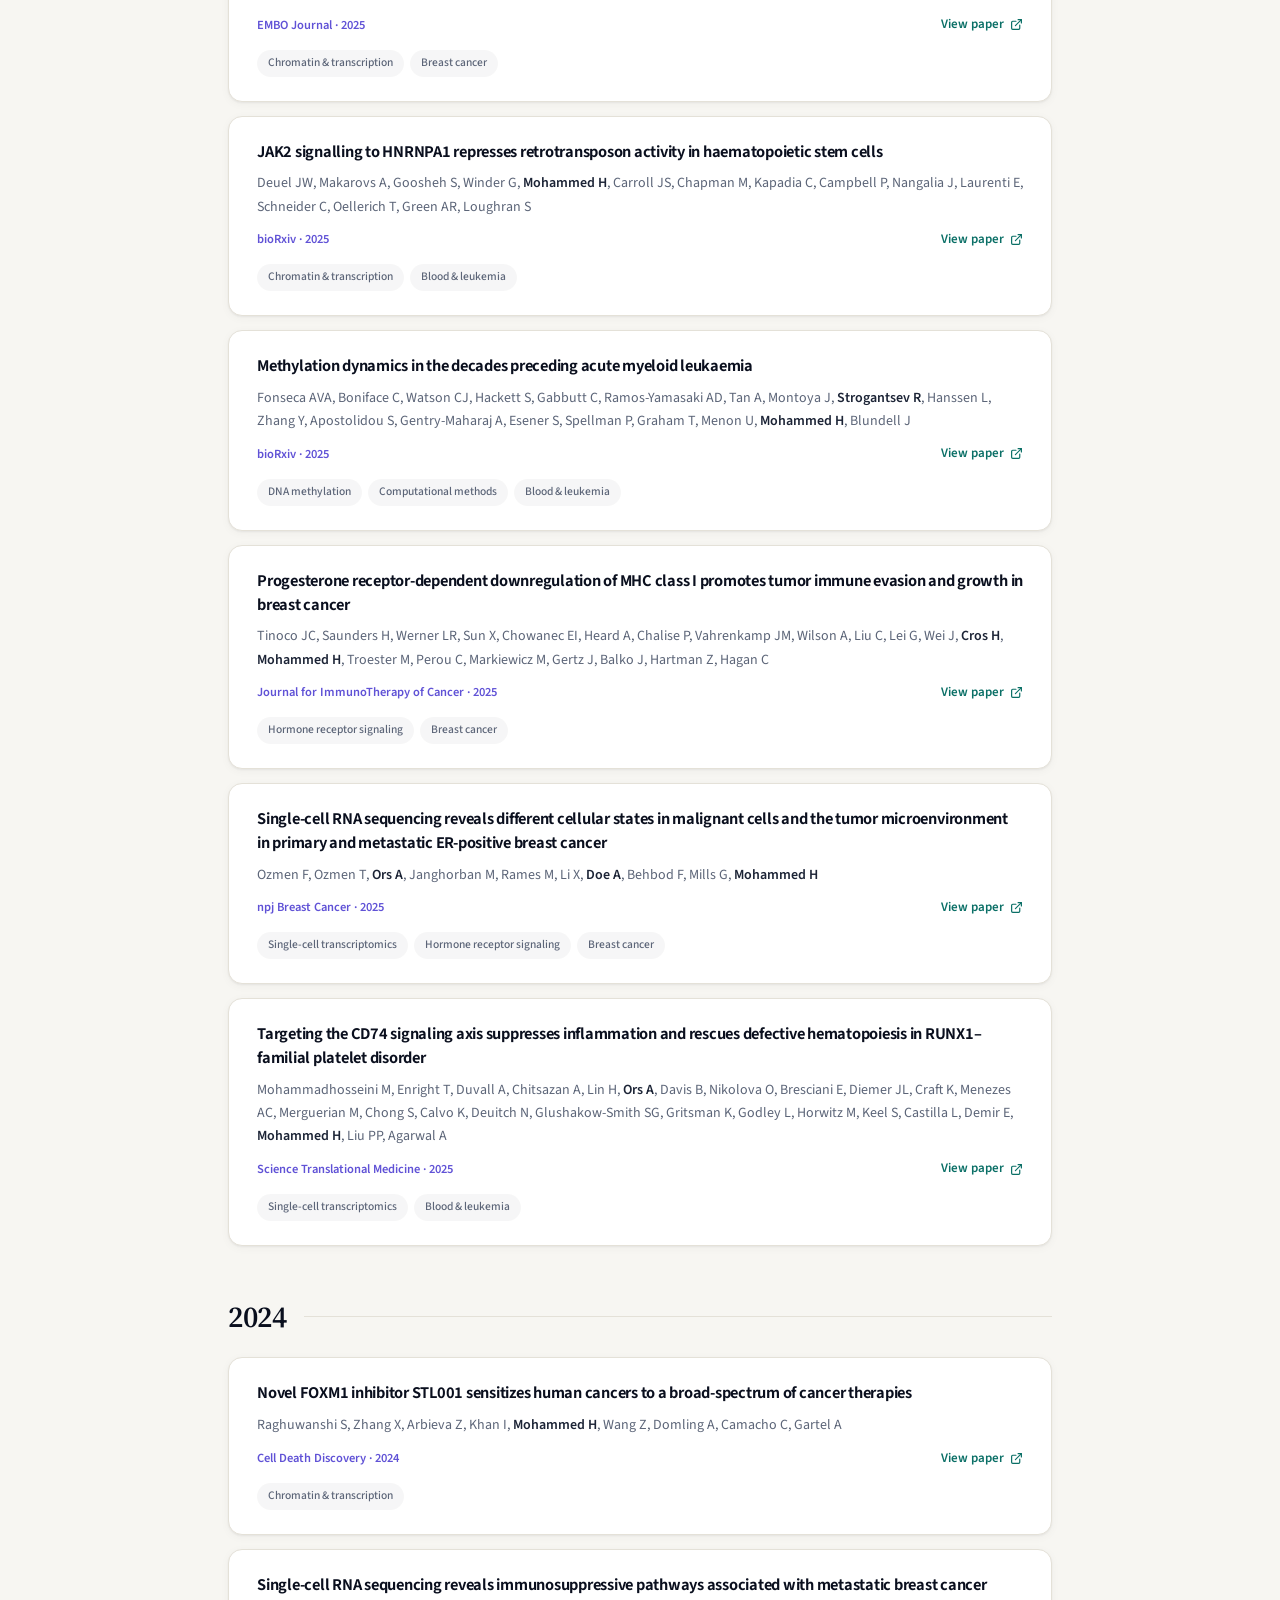
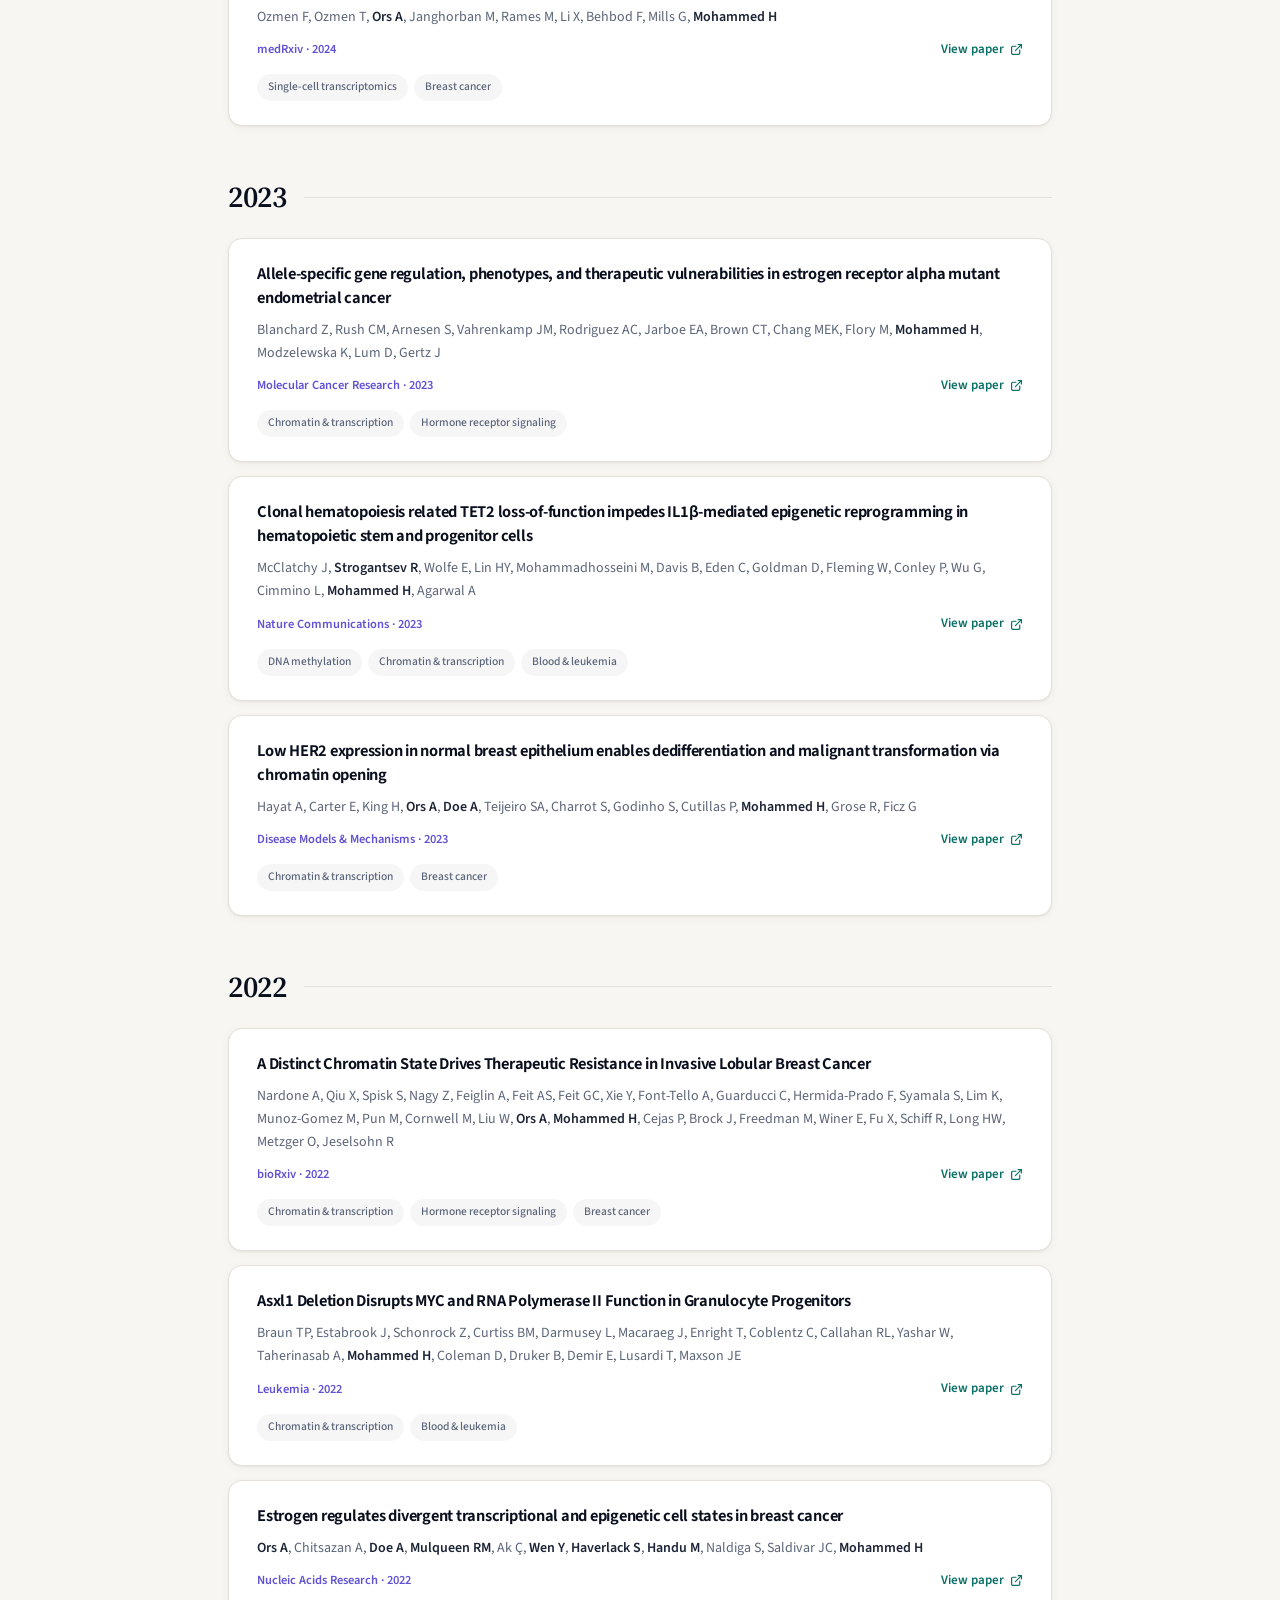
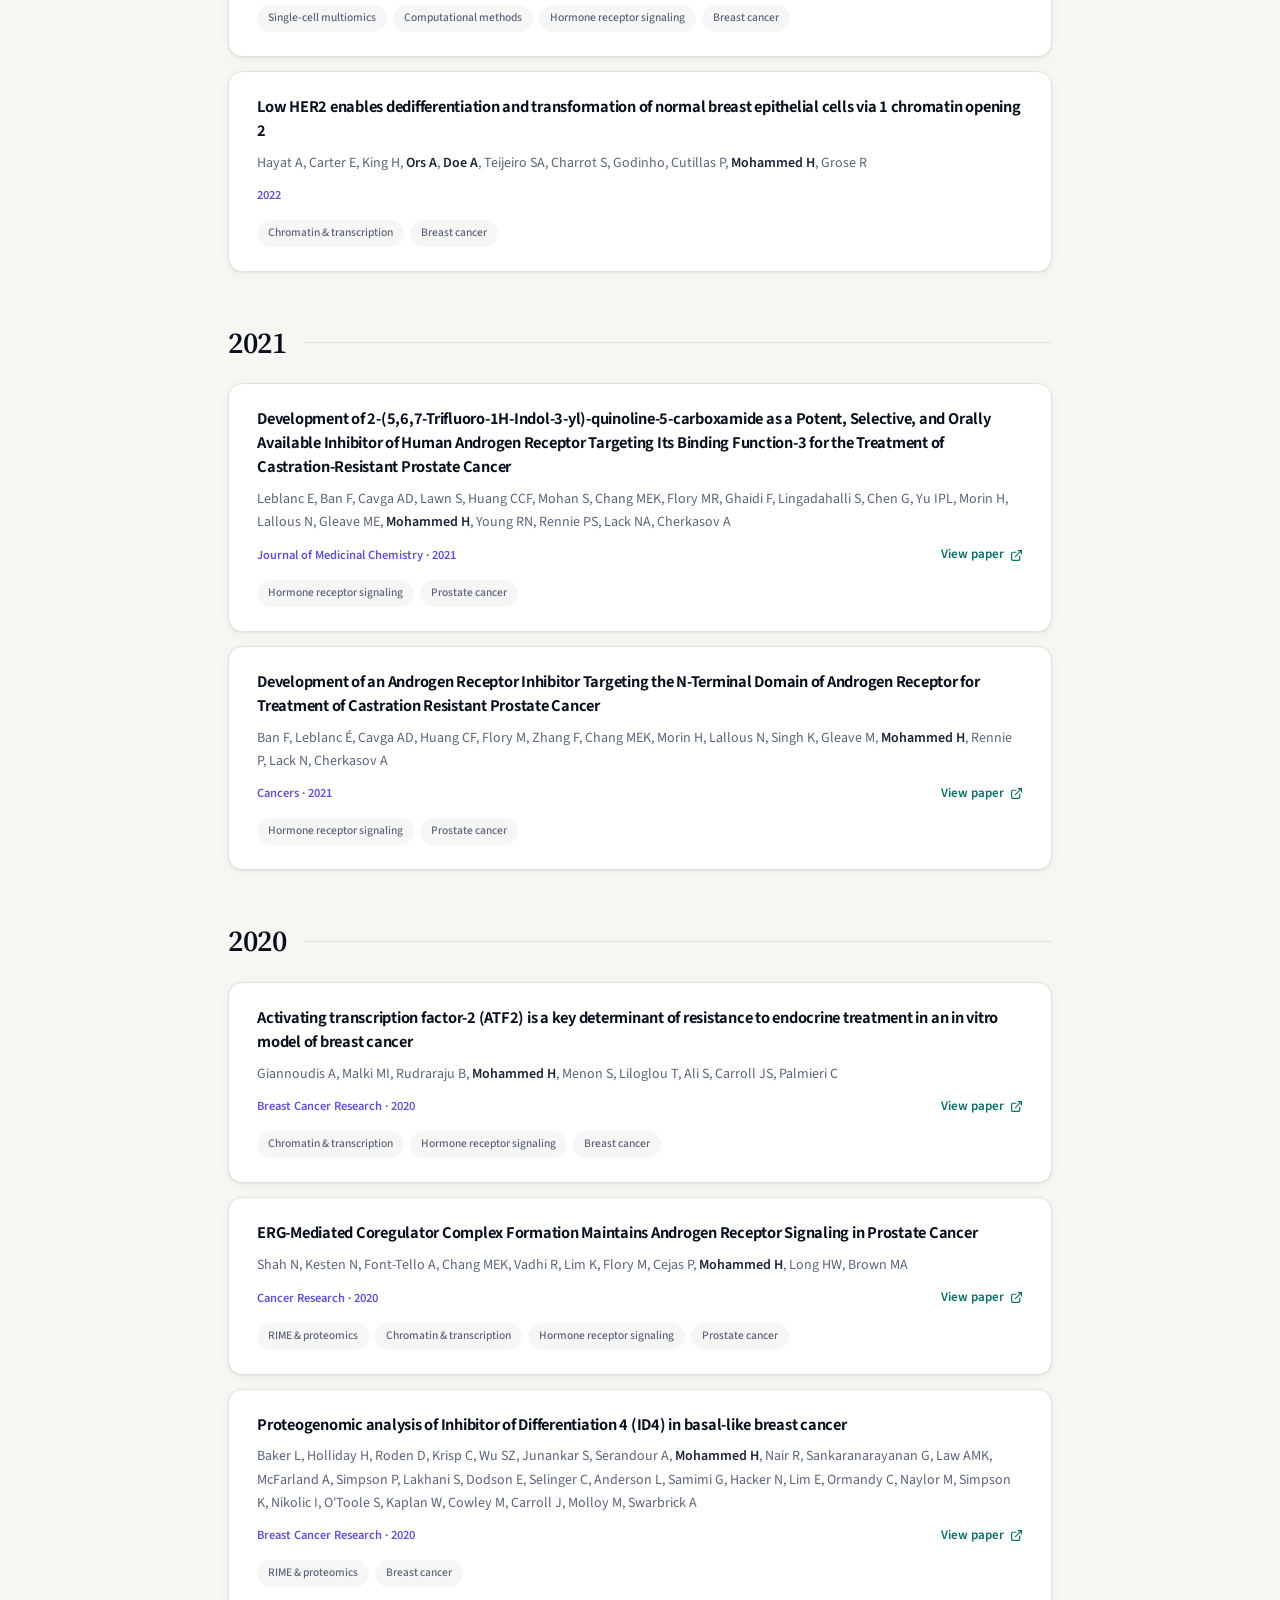
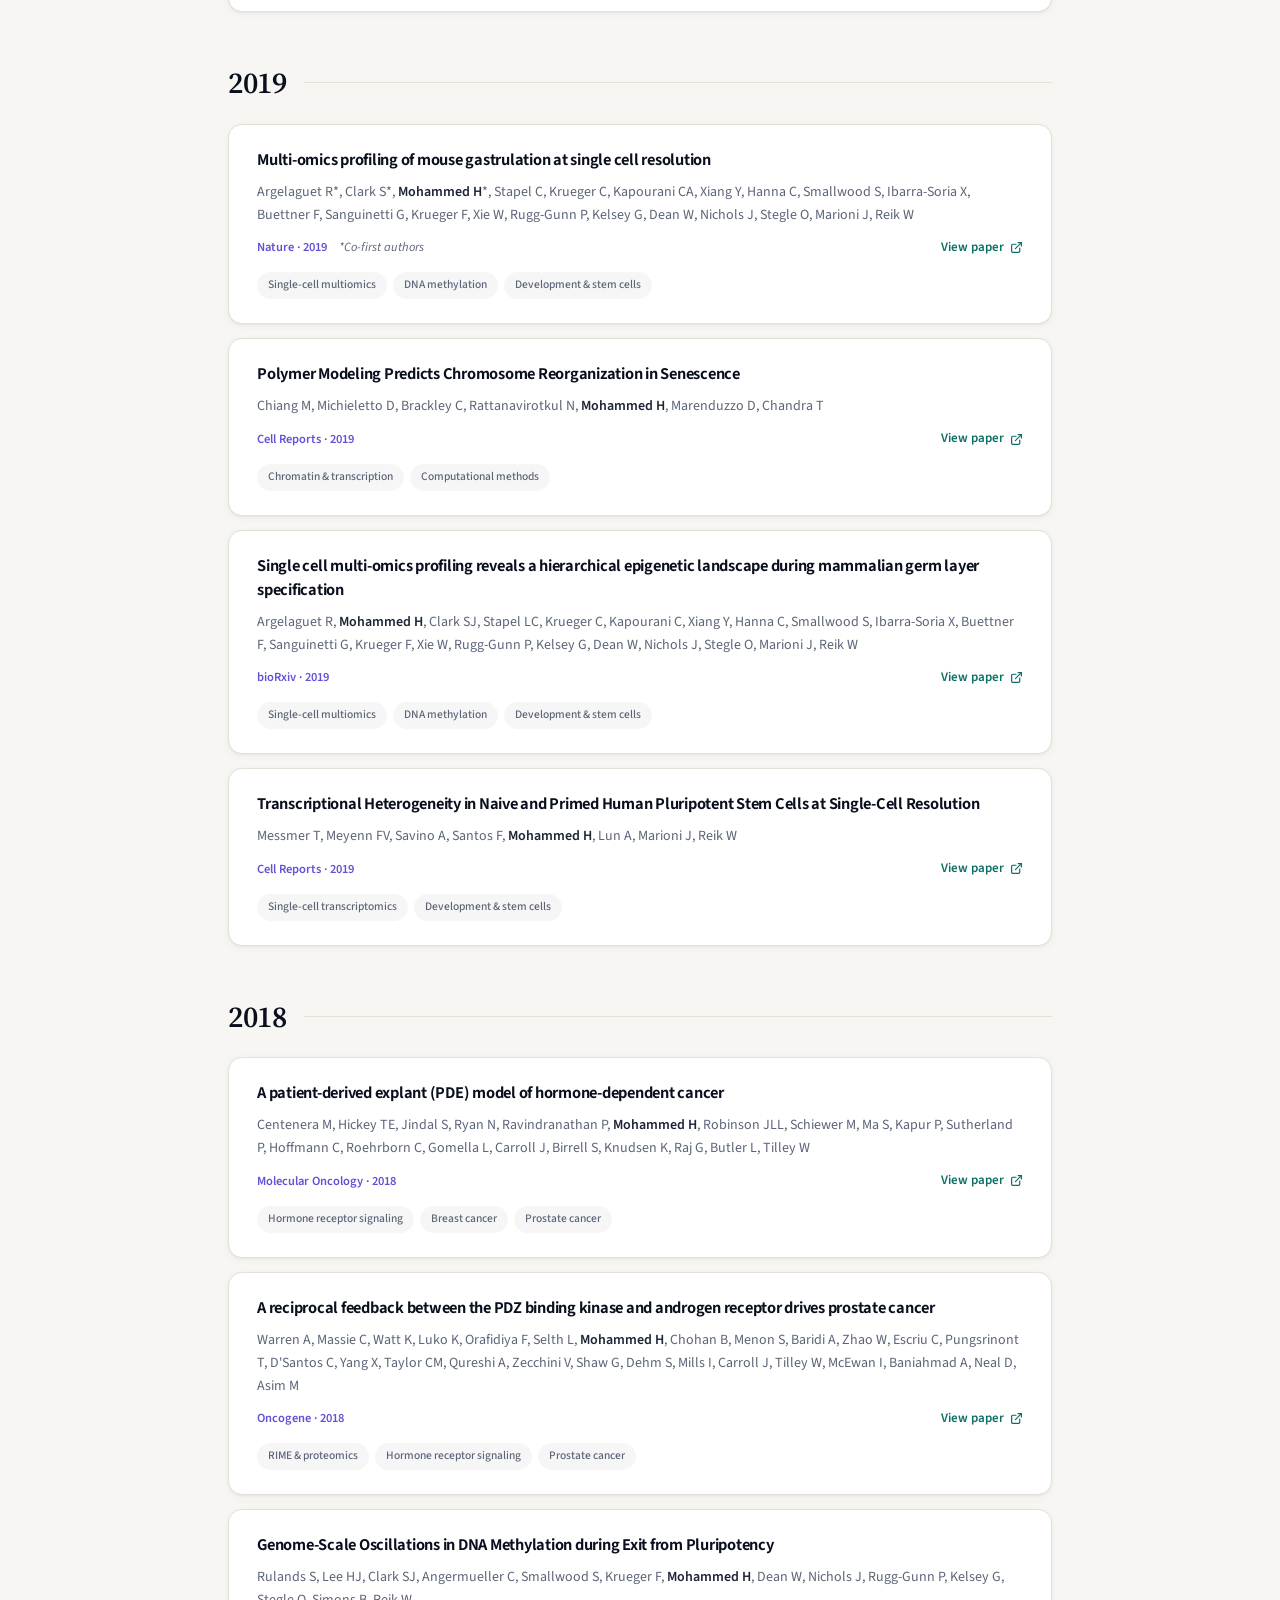
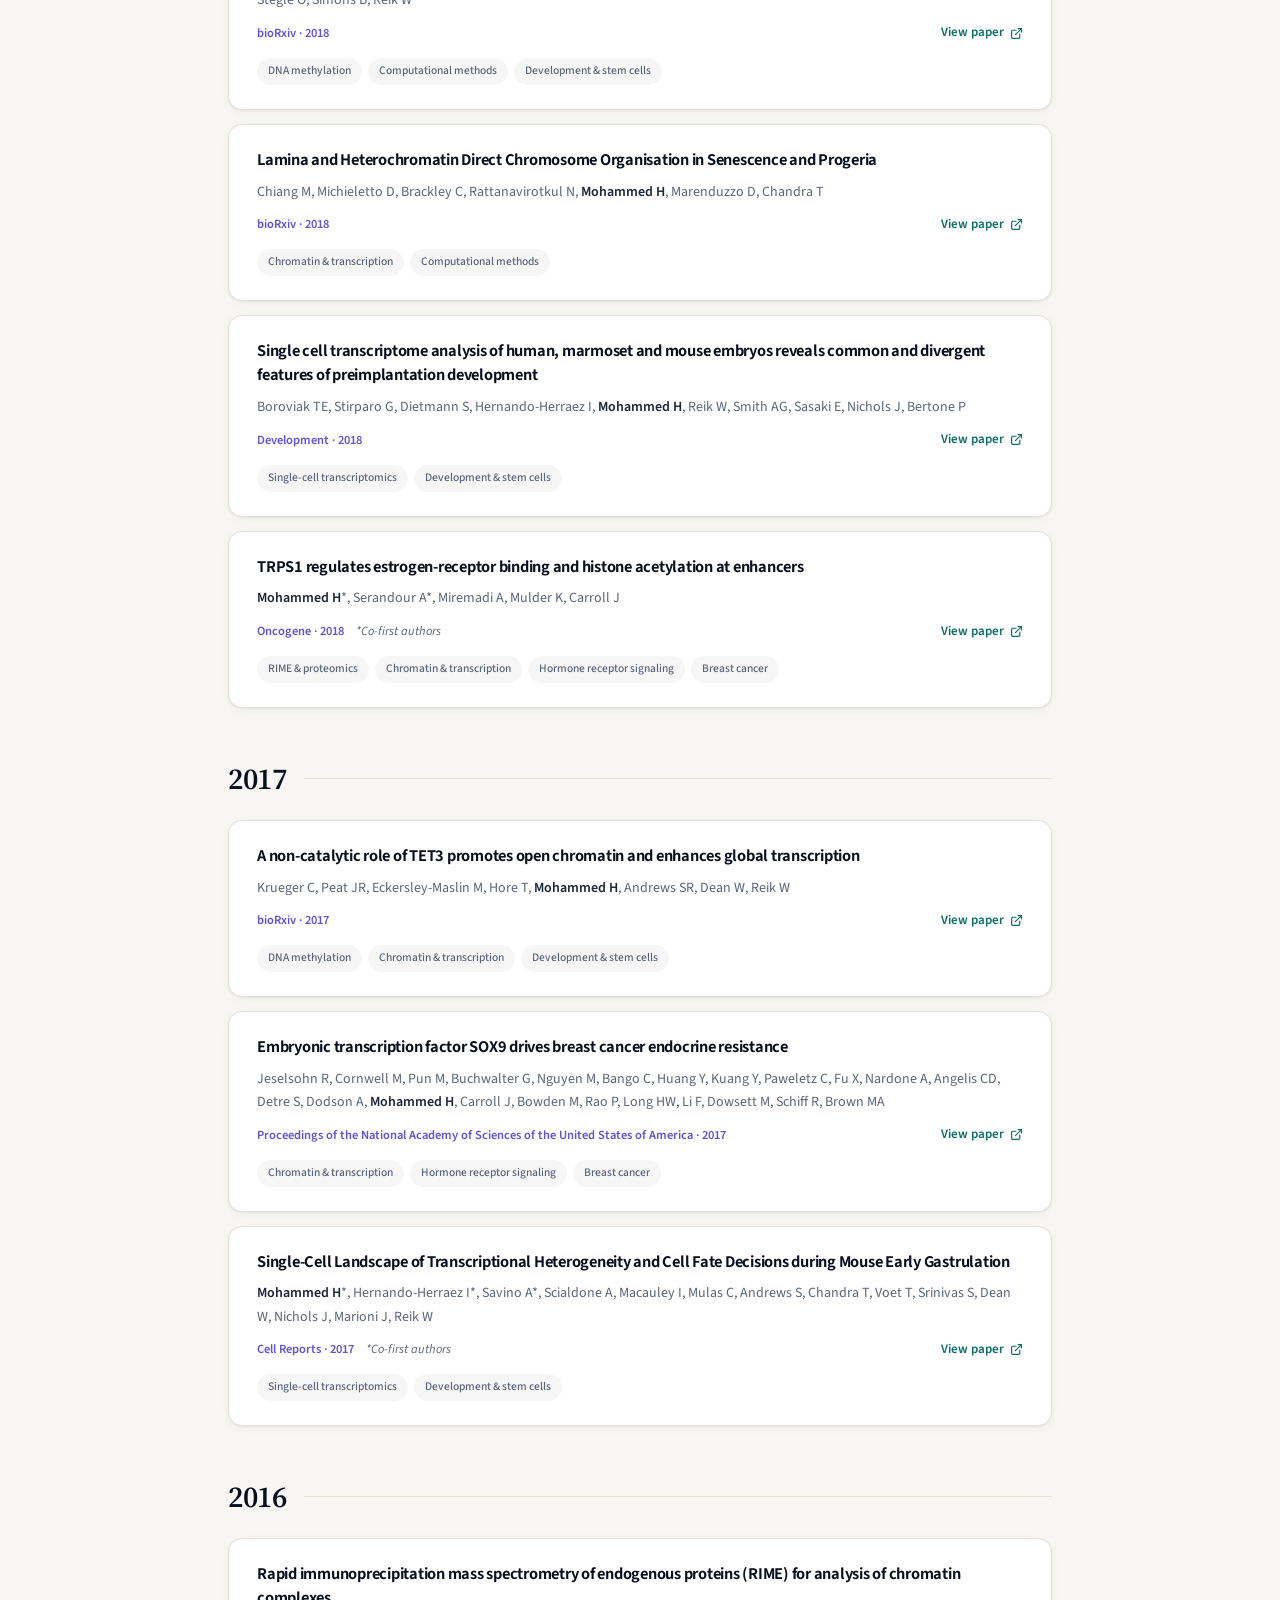
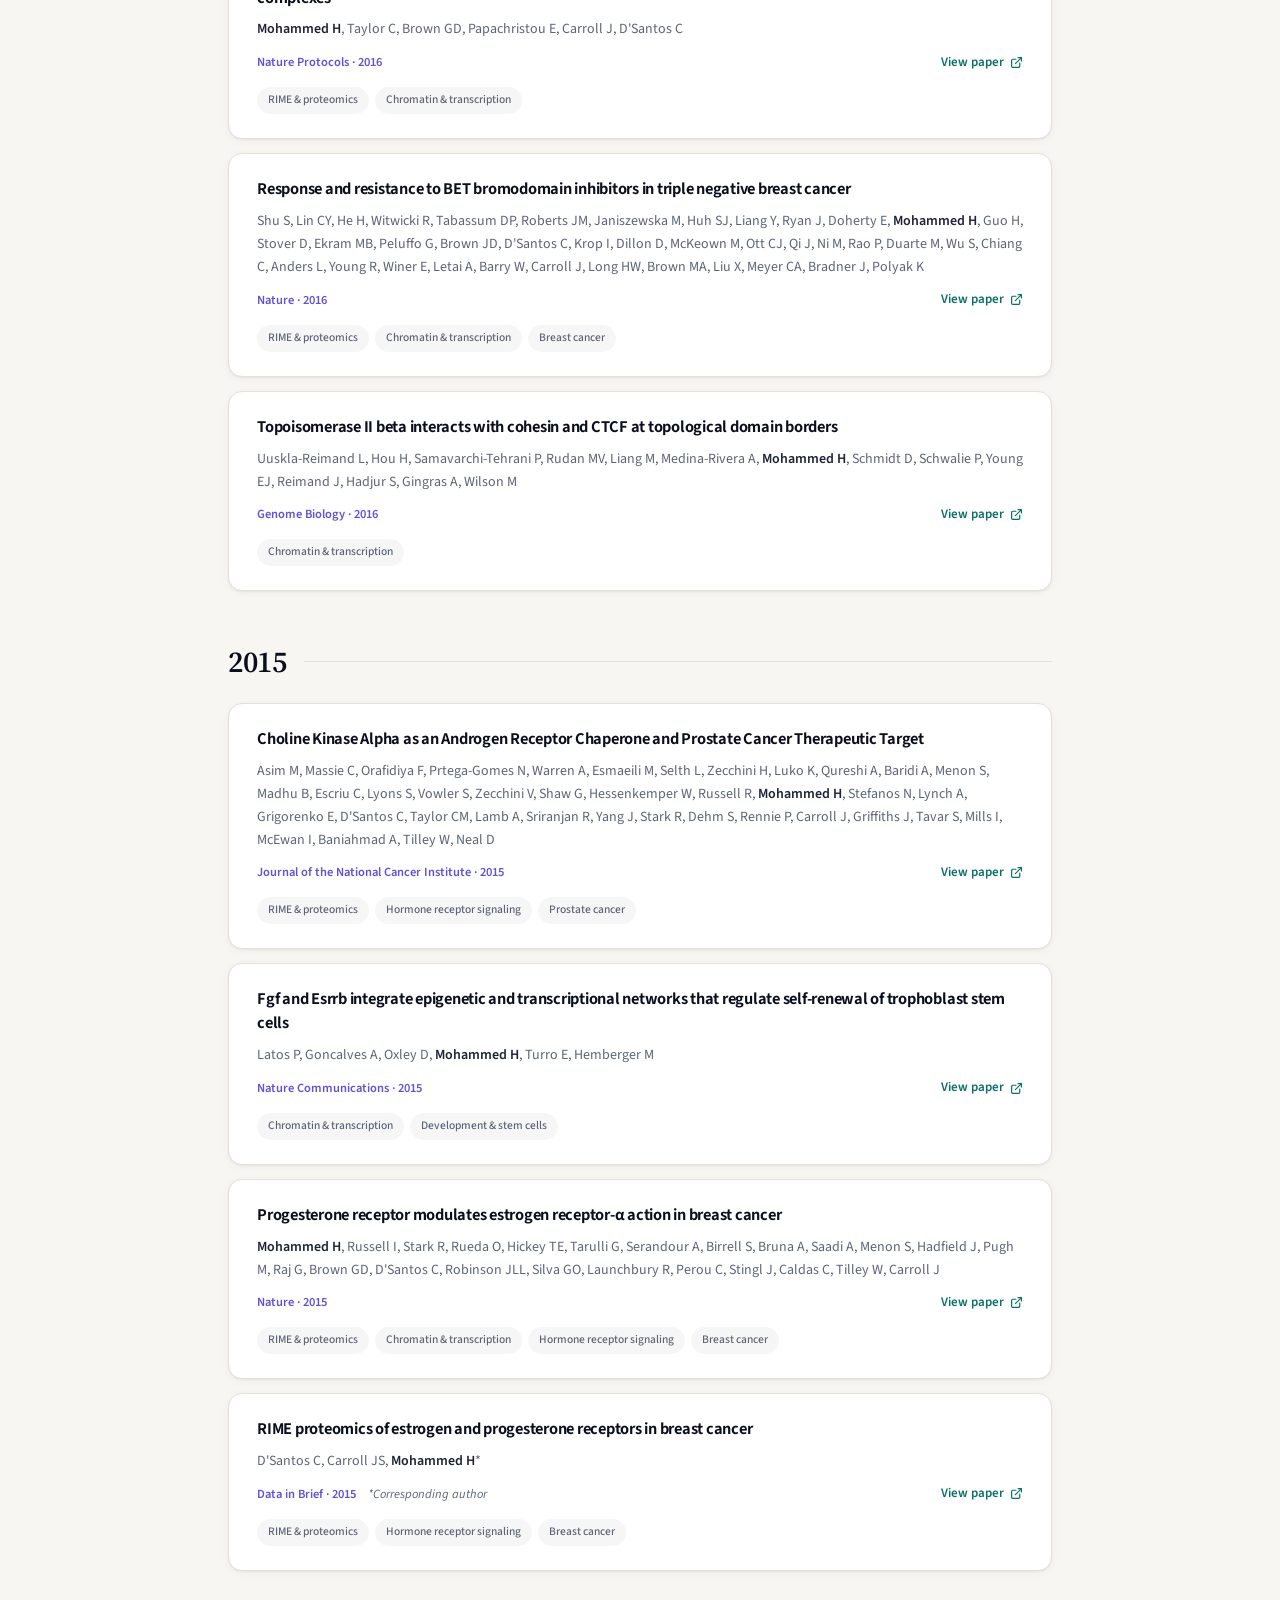
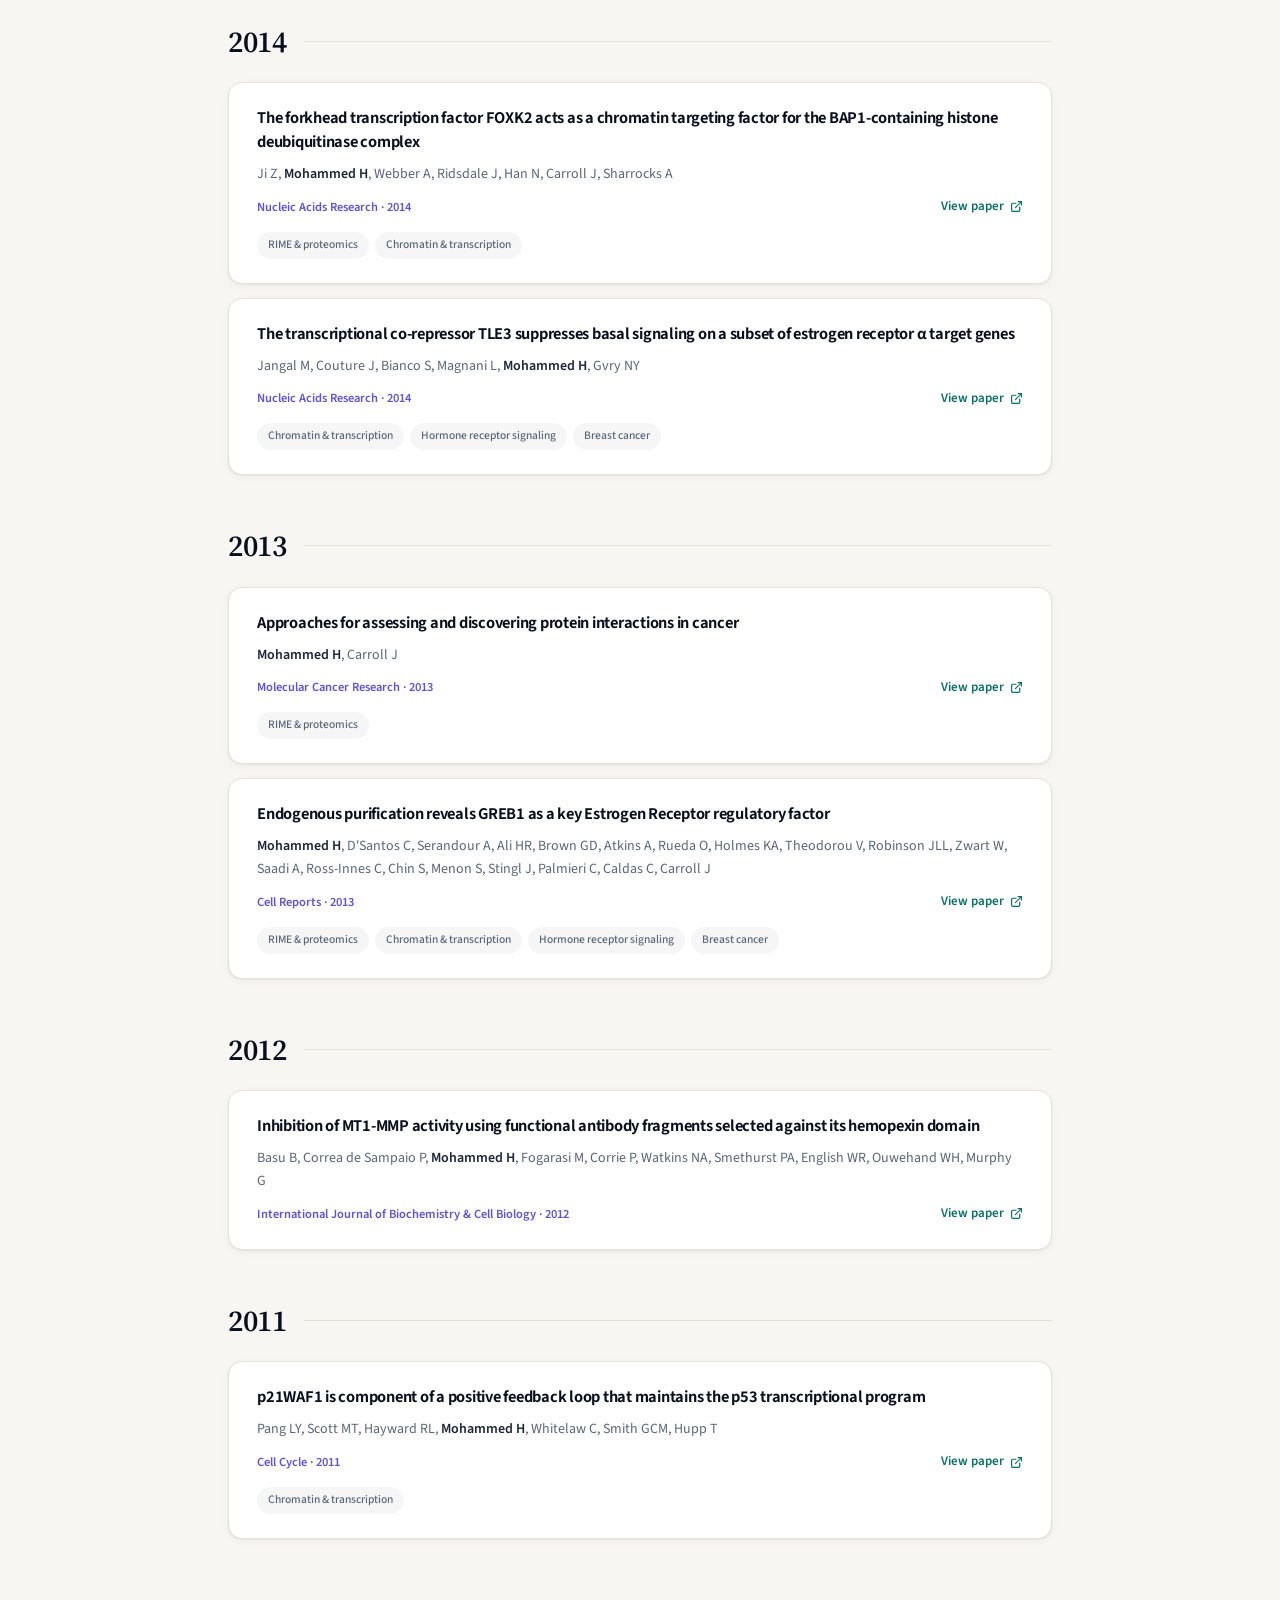
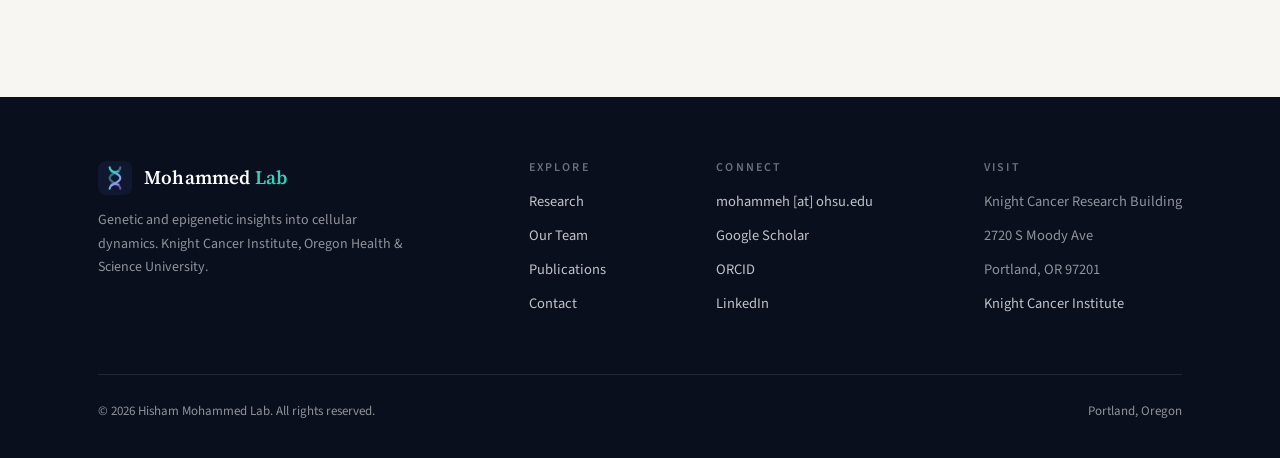
<file: publications/index.html>
<!DOCTYPE html><html><head><meta charset="UTF-8"><meta http-equiv="refresh" content="0;url=/publications.html"><link rel="canonical" href="https://hmohammedlab.com/publications.html"><title>Redirecting…</title></head><body><script>window.location.replace('/publications.html');</script></body></html>
</file>
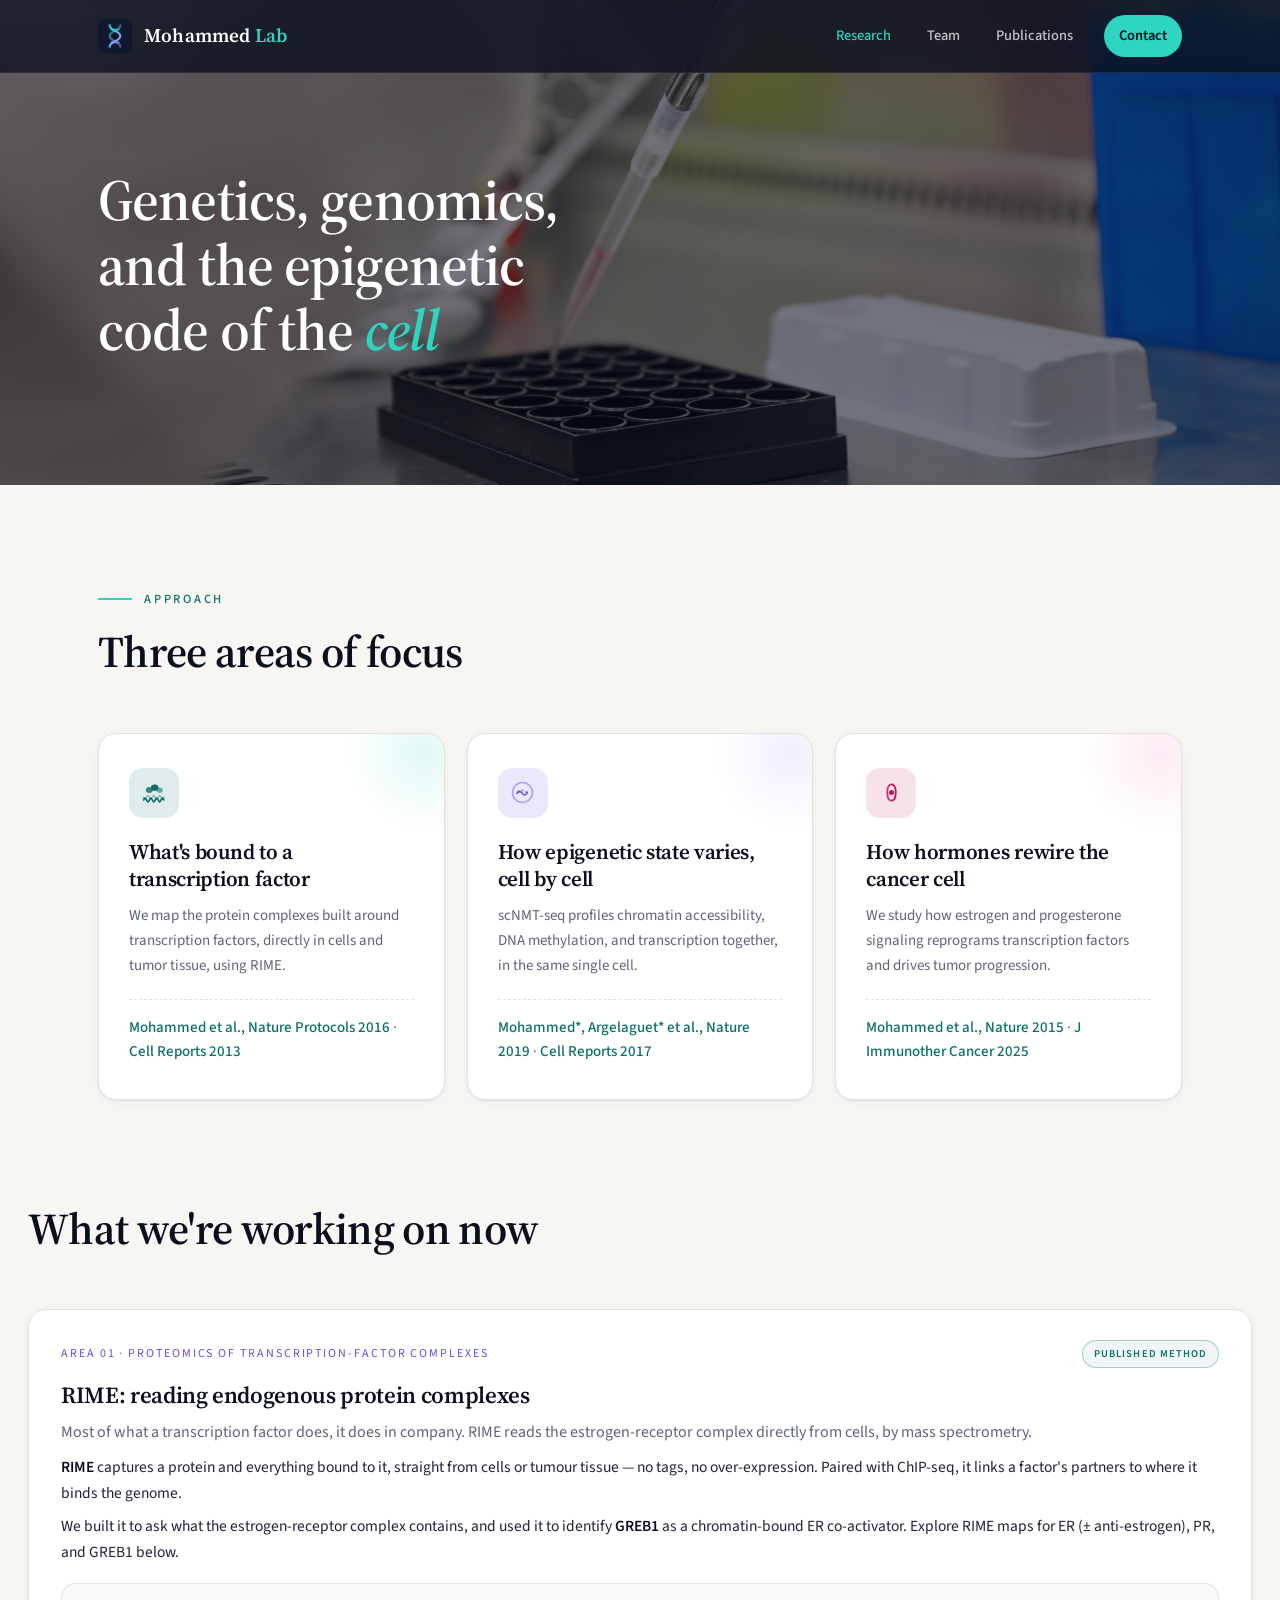
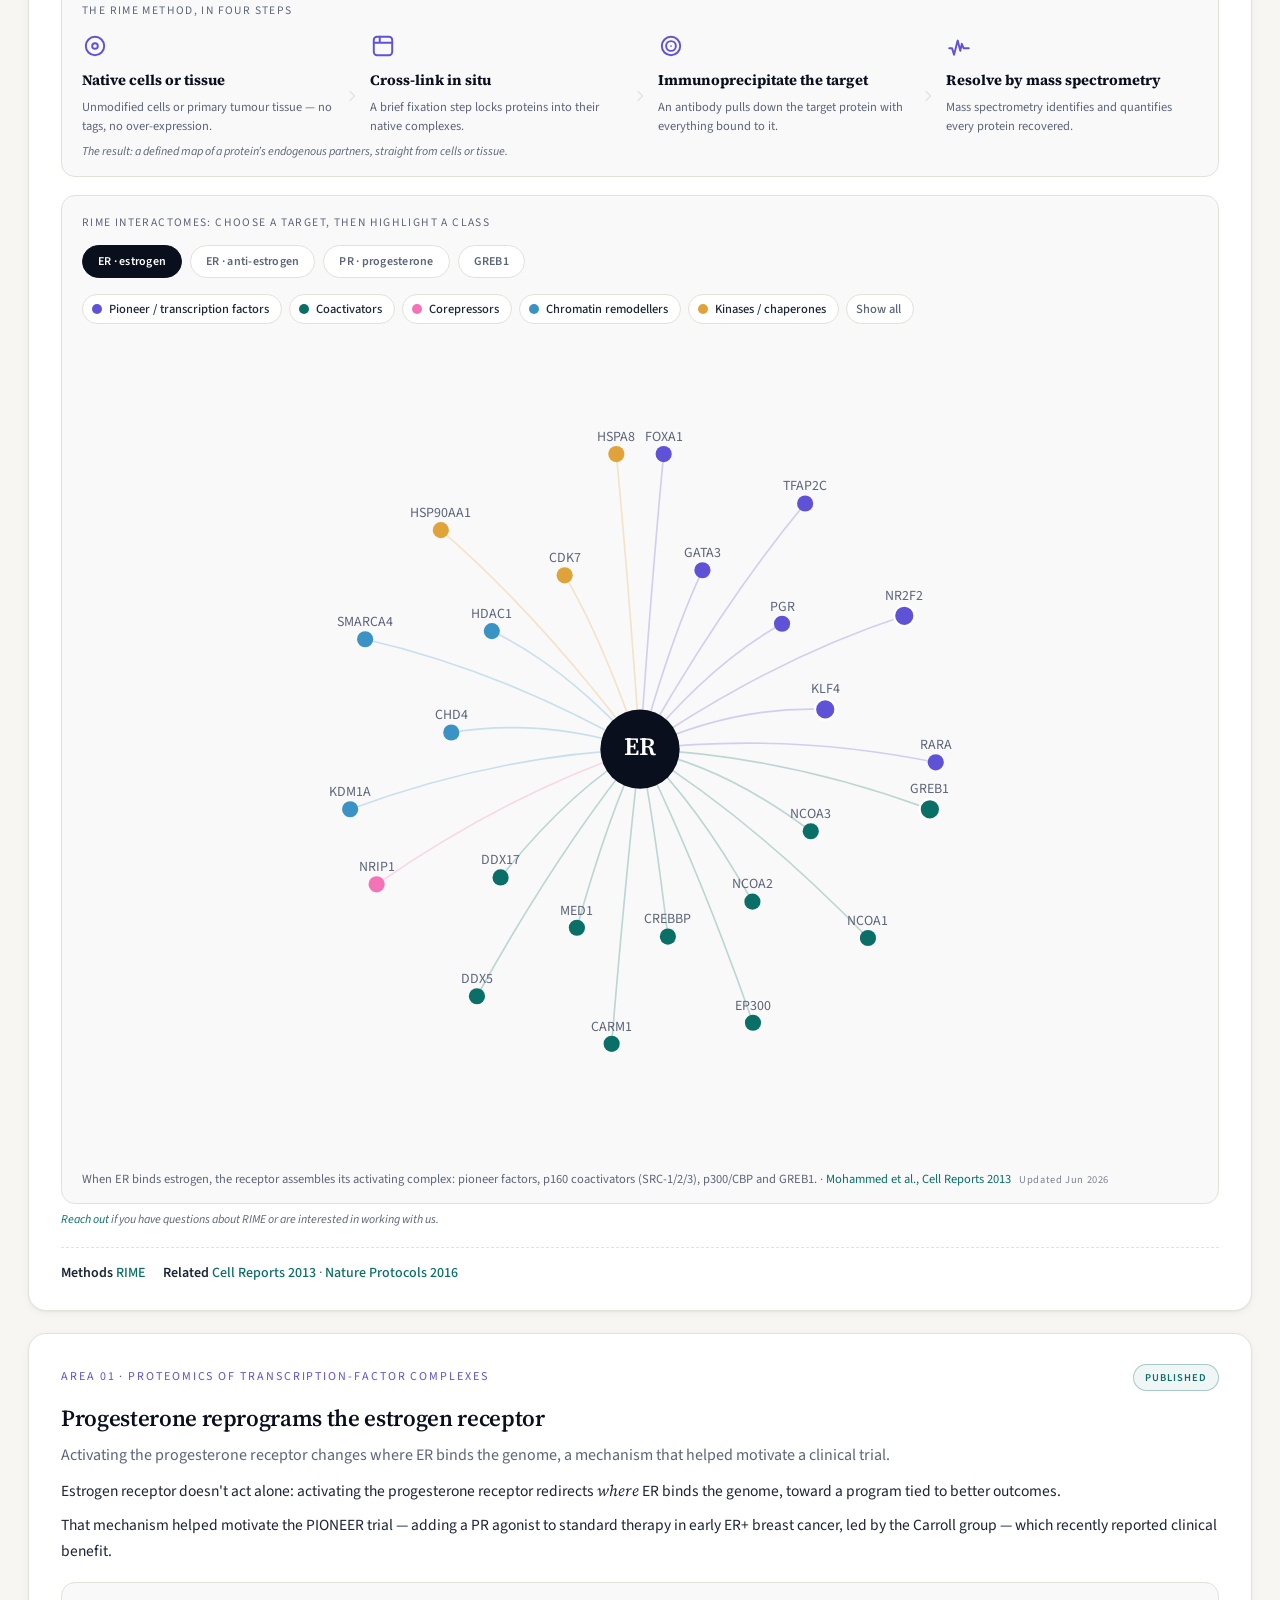
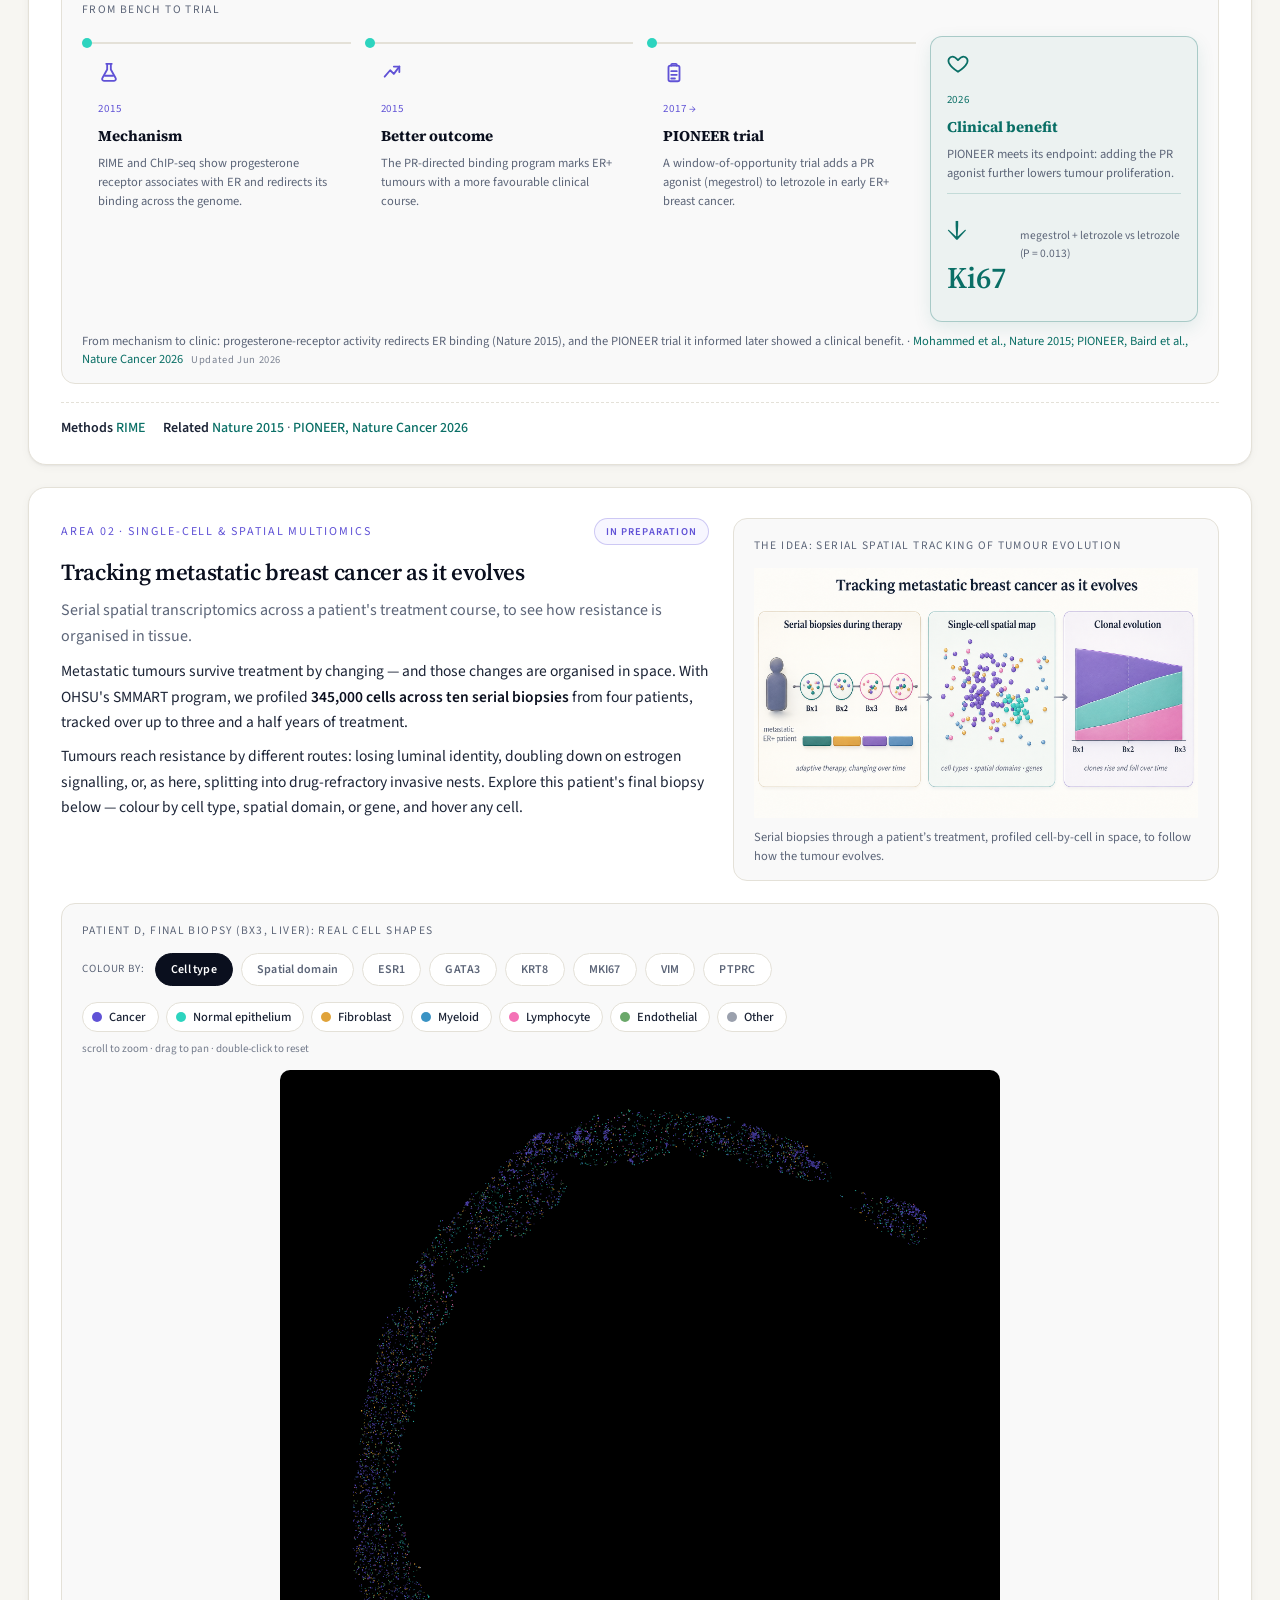
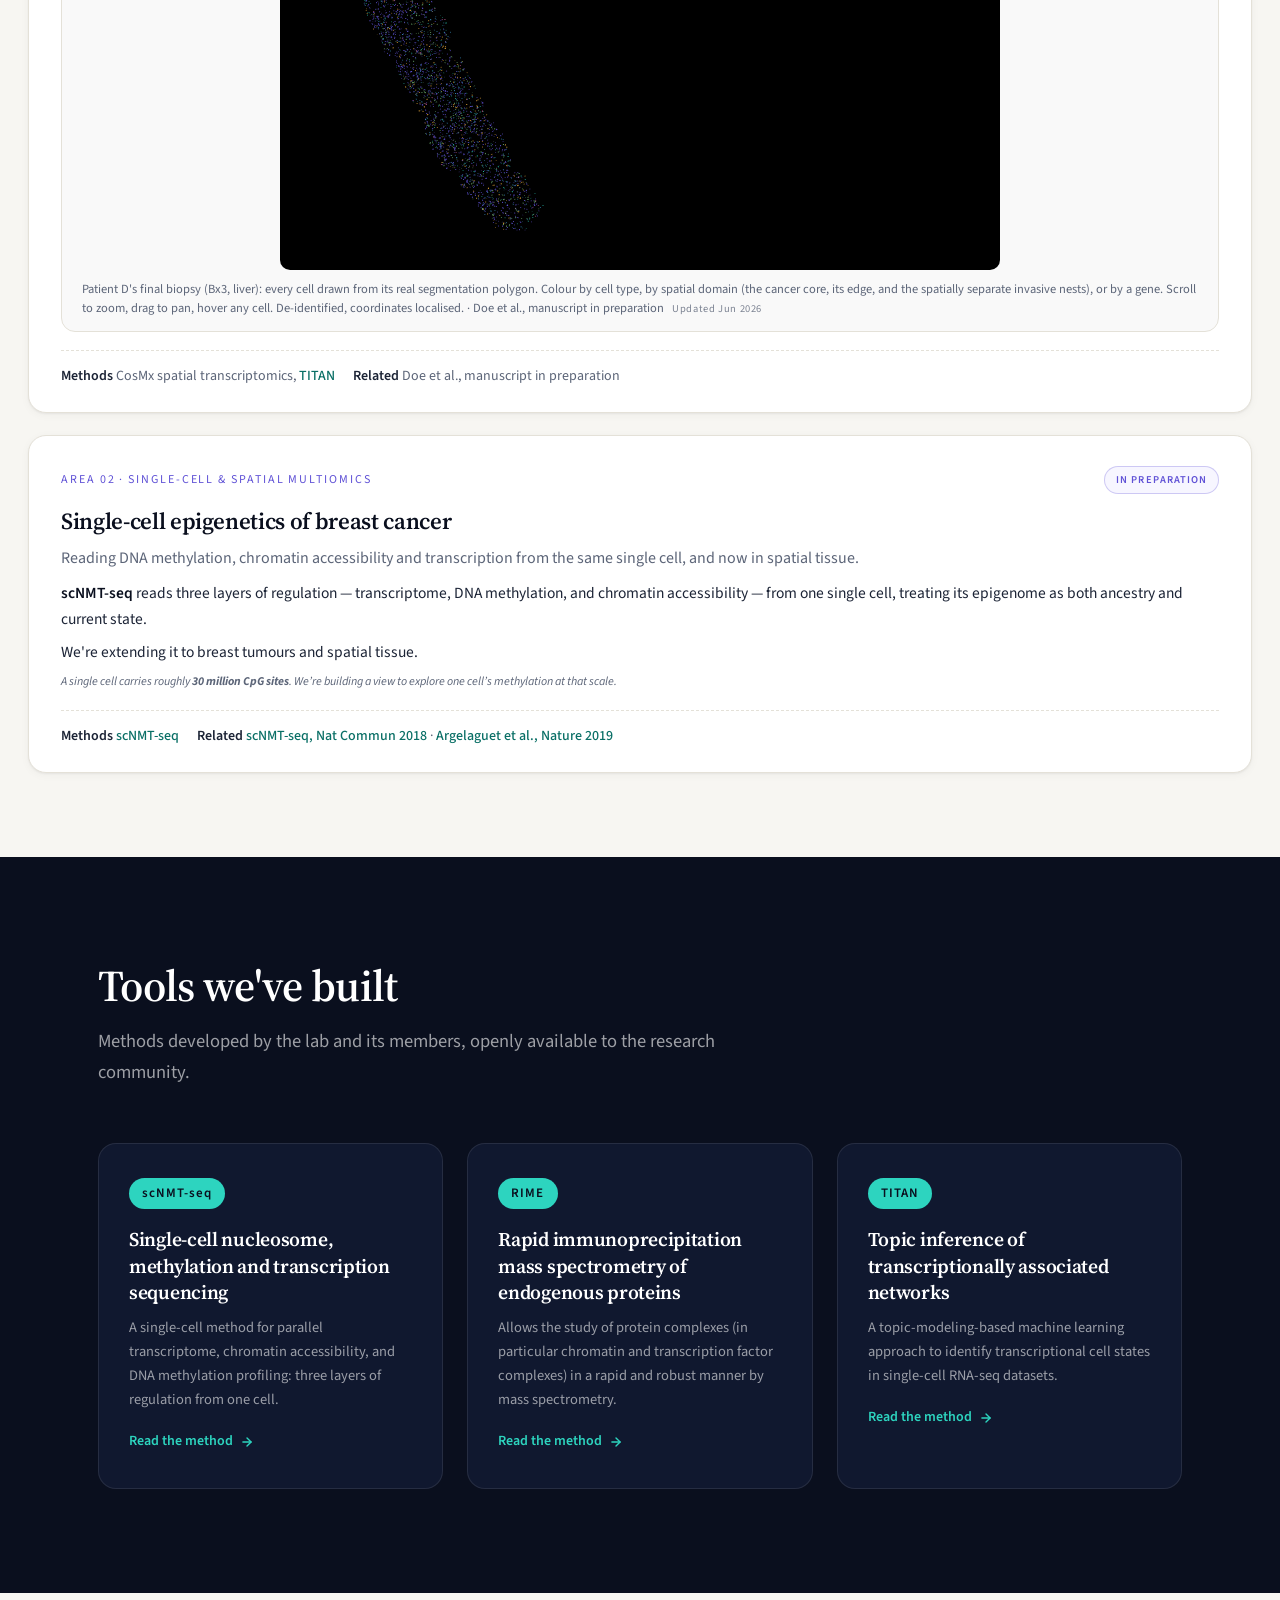
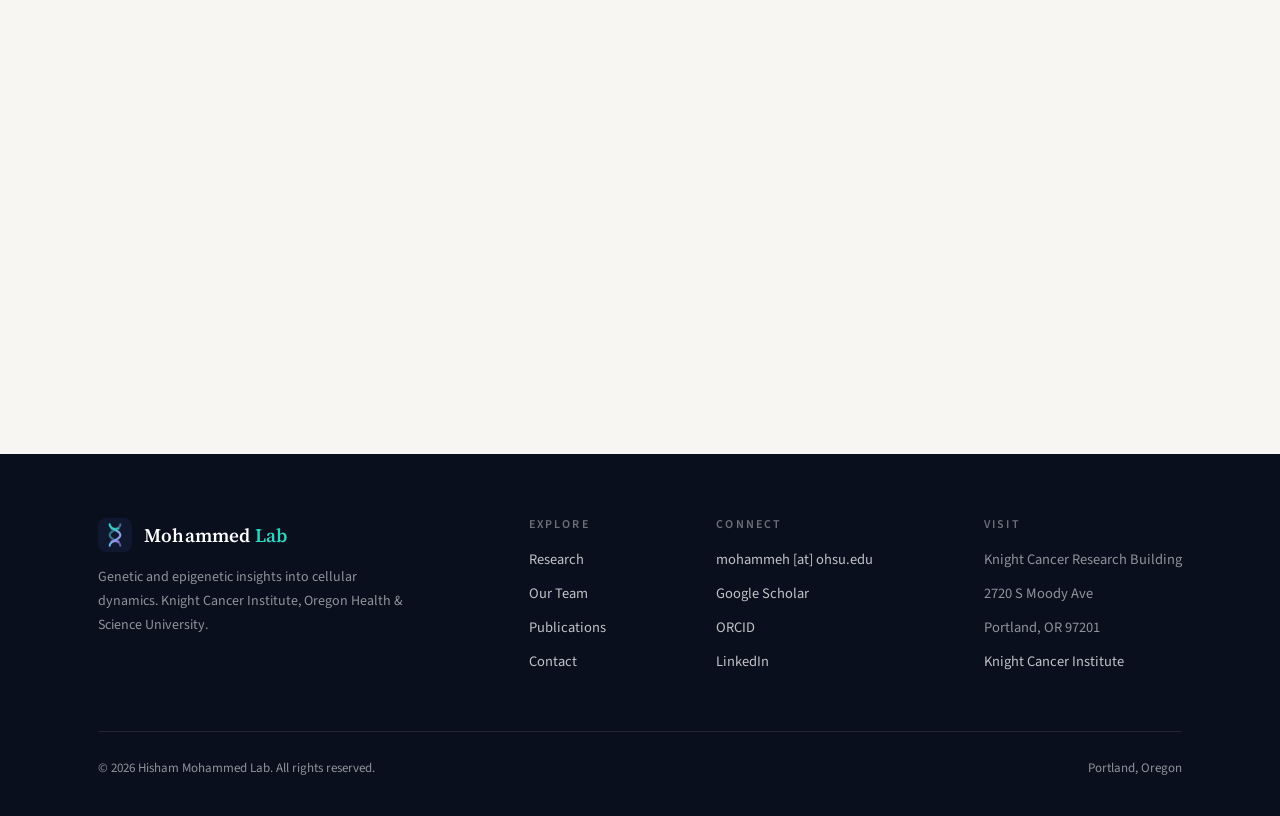
<file: research/index.html>
<!DOCTYPE html><html><head><meta charset="UTF-8"><meta http-equiv="refresh" content="0;url=/research.html"><link rel="canonical" href="https://hmohammedlab.com/research.html"><title>Redirecting…</title></head><body><script>window.location.replace('/research.html');</script></body></html>
</file>
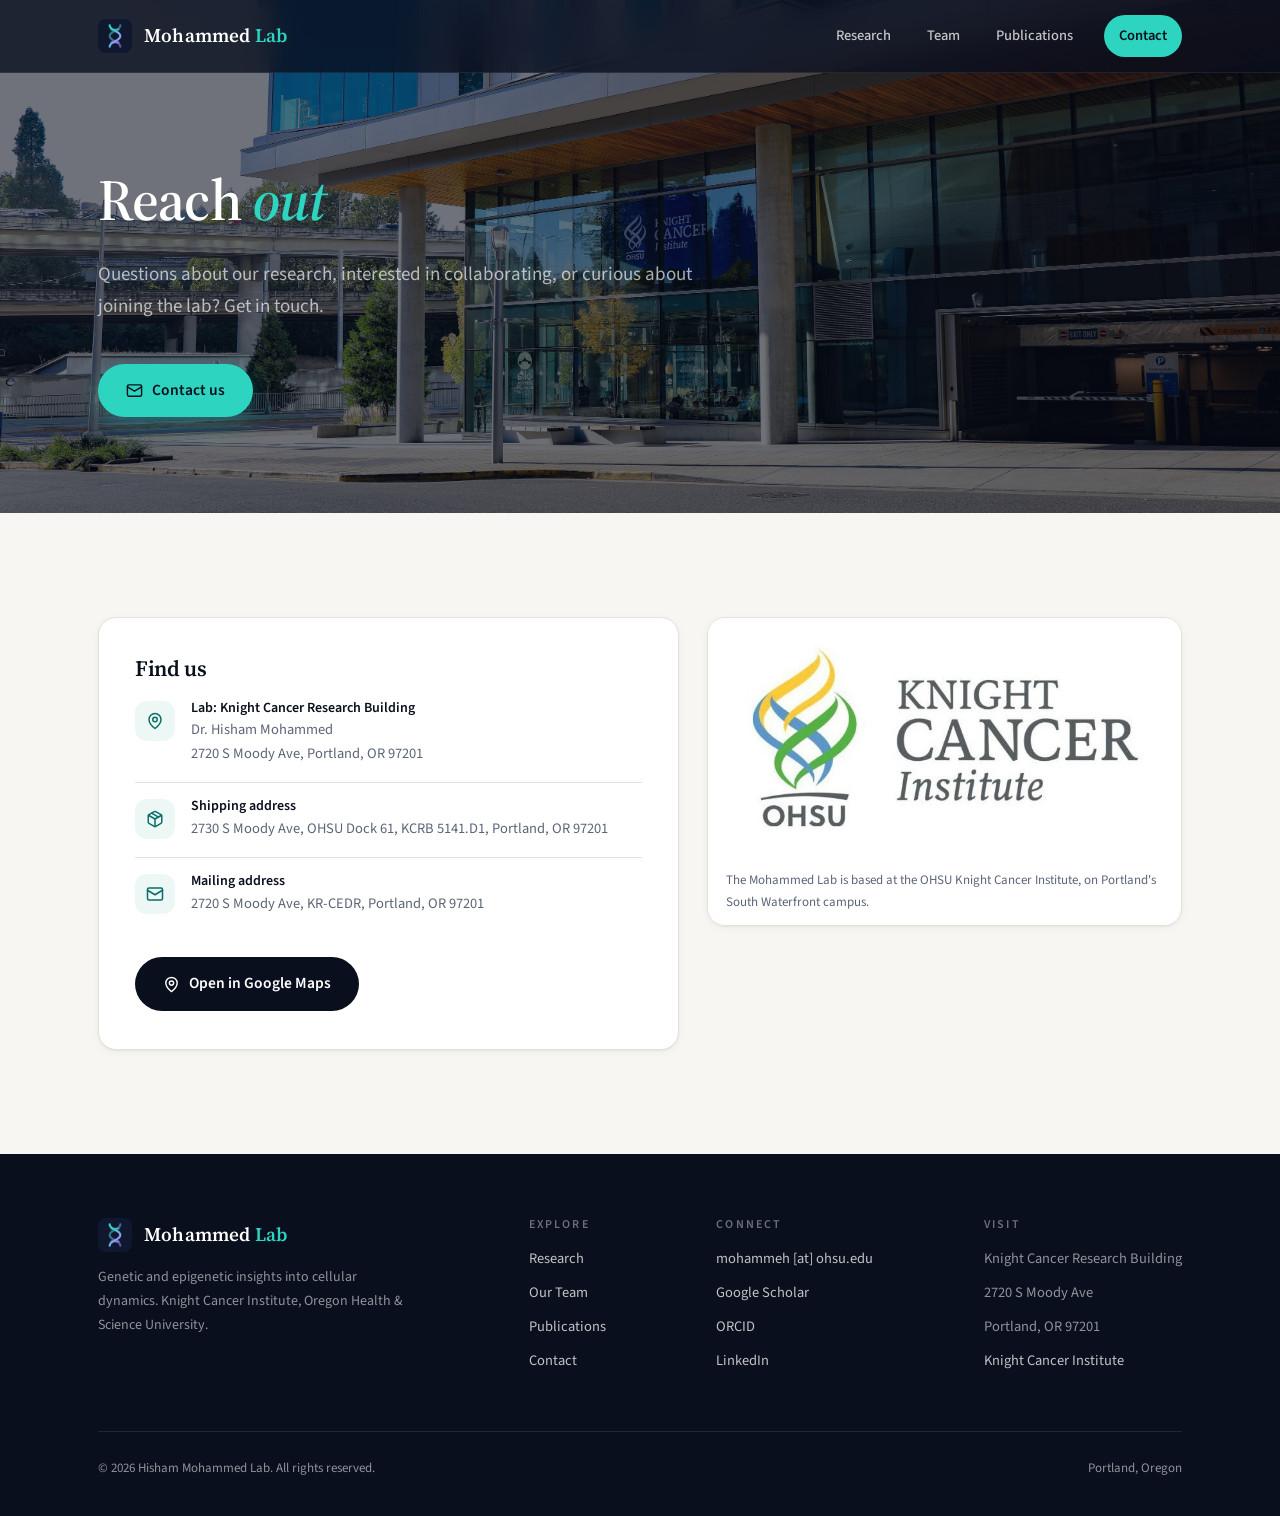
<file: contact.html>
<!DOCTYPE html>
<html lang="en-US">
<head>
  <meta charset="UTF-8">
  <meta name="viewport" content="width=device-width, initial-scale=1">
  <title>Join and Contact | Hisham Mohammed Lab | OHSU</title>
  <meta name="description" content="Join the Mohammed Lab at OHSU Knight Cancer Institute in Portland, Oregon. We're recruiting at all levels, so contact us with your cover letter, resume, and research interests.">
  <link rel="icon" type="image/svg+xml" href="assets/favicon.svg">
  <link rel="preconnect" href="https://fonts.googleapis.com">
  <link rel="preconnect" href="https://fonts.gstatic.com" crossorigin>
  <link href="https://fonts.googleapis.com/css2?family=IBM+Plex+Mono:wght@500;600&family=Source+Sans+3:wght@400;500;600;700&family=Source+Serif+4:ital,opsz,wght@0,8..60,400;0,8..60,600;1,8..60,400&display=swap" rel="stylesheet">
  <script>document.documentElement.classList.add("js")</script>
  <link rel="stylesheet" href="css/style.css">
</head>
<body>

  <header class="nav" id="nav">
    <div class="container nav-inner">
      <a class="brand" href="index.html" aria-label="Mohammed Lab home">
        <svg class="brand-mark" viewBox="0 0 64 64" aria-hidden="true">
          <defs><linearGradient id="bg-g" x1="0" y1="0" x2="1" y2="1"><stop offset="0" stop-color="#2dd4bf"/><stop offset="1" stop-color="#a78bfa"/></linearGradient></defs>
          <rect width="64" height="64" rx="15" fill="#10182f"/>
          <path d="M22 12c0 10 20 10 20 20s-20 10-20 20" fill="none" stroke="url(#bg-g)" stroke-width="4" stroke-linecap="round"/>
          <path d="M42 12c0 10-20 10-20 20s20 10 20 20" fill="none" stroke="url(#bg-g)" stroke-width="4" stroke-linecap="round" opacity="0.55"/>
          <line x1="25" y1="20" x2="39" y2="20" stroke="#2dd4bf" stroke-width="3" stroke-linecap="round" opacity="0.8"/>
          <line x1="25" y1="44" x2="39" y2="44" stroke="#a78bfa" stroke-width="3" stroke-linecap="round" opacity="0.8"/>
        </svg>
        <span class="brand-name">Mohammed <span>Lab</span></span>
      </a>
      <button class="nav-toggle" aria-label="Toggle navigation" aria-expanded="false" aria-controls="primary-menu">
        <svg width="22" height="22" viewBox="0 0 24 24" fill="none" stroke="currentColor" stroke-width="2" stroke-linecap="round"><line x1="3" y1="6" x2="21" y2="6"/><line x1="3" y1="12" x2="21" y2="12"/><line x1="3" y1="18" x2="21" y2="18"/></svg>
      </button>
      <nav aria-label="Primary">
        <ul class="nav-links" id="primary-menu">
          <li><a href="research.html">Research</a></li>
          <li><a href="team.html">Team</a></li>
          <li><a href="publications.html">Publications</a></li>
          <li><a class="nav-cta active" href="contact.html">Contact</a></li>
        </ul>
      </nav>
    </div>
  </header>

  <main>

    <section class="hero hero--sub hero--photo" style="background-image: url('assets/img/ohsu-knight-building.jpg');">
      <div class="hero-glow hero-glow--violet" aria-hidden="true"></div>
      <div class="container hero-inner">
        <h1>Reach <em>out</em></h1>
        <p class="hero-sub">
          Questions about our research, interested in collaborating, or curious about joining the lab? Get in touch.
        </p>
        <div class="hero-actions">
          <a class="btn btn--primary" href="#" data-email="bW9oYW1tZWhAb2hzdS5lZHU=">
            <svg viewBox="0 0 24 24" fill="none" stroke="currentColor" stroke-width="2" stroke-linecap="round" stroke-linejoin="round" aria-hidden="true"><rect x="2" y="4" width="20" height="16" rx="2"/><path d="m22 7-10 6L2 7"/></svg>
            <span class="js-email-text">Contact us</span>
          </a>
        </div>
      </div>
    </section>

    <section class="section">
      <div class="container">
        <div class="contact-grid">

          <div class="contact-card reveal">
            <h2>Find us</h2>

            <div class="addr">
              <div class="addr-icon"><svg aria-hidden="true" viewBox="0 0 24 24" fill="none" stroke="currentColor" stroke-width="2" stroke-linecap="round" stroke-linejoin="round"><path d="M20 10c0 6-8 12-8 12s-8-6-8-12a8 8 0 0 1 16 0z"/><circle cx="12" cy="10" r="3"/></svg></div>
              <div>
                <h3>Lab: Knight Cancer Research Building</h3>
                <p>Dr. Hisham Mohammed<br>2720 S Moody Ave, Portland, OR 97201</p>
              </div>
            </div>

            <div class="addr">
              <div class="addr-icon"><svg aria-hidden="true" viewBox="0 0 24 24" fill="none" stroke="currentColor" stroke-width="2" stroke-linecap="round" stroke-linejoin="round"><path d="M16.5 9.4 7.55 4.24"/><path d="M21 16V8a2 2 0 0 0-1-1.73l-7-4a2 2 0 0 0-2 0l-7 4A2 2 0 0 0 3 8v8a2 2 0 0 0 1 1.73l7 4a2 2 0 0 0 2 0l7-4A2 2 0 0 0 21 16z"/><polyline points="3.29 7 12 12 20.71 7"/><line x1="12" y1="22" x2="12" y2="12"/></svg></div>
              <div>
                <h3>Shipping address</h3>
                <p>2730 S Moody Ave, OHSU Dock 61, KCRB 5141.D1, Portland, OR 97201</p>
              </div>
            </div>

            <div class="addr">
              <div class="addr-icon"><svg aria-hidden="true" viewBox="0 0 24 24" fill="none" stroke="currentColor" stroke-width="2" stroke-linecap="round" stroke-linejoin="round"><rect x="2" y="4" width="20" height="16" rx="2"/><path d="m22 7-10 6L2 7"/></svg></div>
              <div>
                <h3>Mailing address</h3>
                <p>2720 S Moody Ave, KR-CEDR, Portland, OR 97201</p>
              </div>
            </div>

            <div style="margin-top:26px; display:flex; gap:12px; flex-wrap:wrap;">
              <a class="btn btn--dark" href="https://maps.google.com/?q=Knight+Cancer+Research+Building,+2720+S+Moody+Ave,+Portland,+OR+97201" target="_blank" rel="noopener">
                <svg viewBox="0 0 24 24" fill="none" stroke="currentColor" stroke-width="2" stroke-linecap="round" stroke-linejoin="round" aria-hidden="true"><path d="M20 10c0 6-8 12-8 12s-8-6-8-12a8 8 0 0 1 16 0z"/><circle cx="12" cy="10" r="3"/></svg>
                Open in Google Maps
              </a>
            </div>
          </div>

          <div>
            <figure class="contact-photo reveal reveal-d1">
              <img src="assets/img/kcrb.jpg" alt="OHSU Knight Cancer Institute logo" loading="lazy" style="object-fit:contain; padding:24px; background:#fff;">
              <figcaption>The Mohammed Lab is based at the OHSU Knight Cancer Institute, on Portland's South Waterfront campus.</figcaption>
            </figure>
          </div>

        </div>
      </div>
    </section>

  </main>

  <footer class="footer" style="margin-top:0;">
    <div class="container">
      <div class="footer-grid">
        <div class="footer-brand">
          <a class="brand" href="index.html">
            <svg class="brand-mark" viewBox="0 0 64 64" aria-hidden="true">
              <defs><linearGradient id="fg-g" x1="0" y1="0" x2="1" y2="1"><stop offset="0" stop-color="#2dd4bf"/><stop offset="1" stop-color="#a78bfa"/></linearGradient></defs>
              <rect width="64" height="64" rx="15" fill="#10182f"/>
              <path d="M22 12c0 10 20 10 20 20s-20 10-20 20" fill="none" stroke="url(#fg-g)" stroke-width="4" stroke-linecap="round"/>
              <path d="M42 12c0 10-20 10-20 20s20 10 20 20" fill="none" stroke="url(#fg-g)" stroke-width="4" stroke-linecap="round" opacity="0.55"/>
              <line x1="25" y1="20" x2="39" y2="20" stroke="#2dd4bf" stroke-width="3" stroke-linecap="round" opacity="0.8"/>
              <line x1="25" y1="44" x2="39" y2="44" stroke="#a78bfa" stroke-width="3" stroke-linecap="round" opacity="0.8"/>
            </svg>
            <span class="brand-name">Mohammed <span>Lab</span></span>
          </a>
          <p>Genetic and epigenetic insights into cellular dynamics. Knight Cancer Institute, Oregon Health & Science University.</p>
        </div>
        <div class="footer-col">
          <h2>Explore</h2>
          <ul>
            <li><a href="research.html">Research</a></li>
            <li><a href="team.html">Our Team</a></li>
            <li><a href="publications.html">Publications</a></li>
            <li><a href="contact.html">Contact</a></li>
          </ul>
        </div>
        <div class="footer-col">
          <h2>Connect</h2>
          <ul>
            <li><a href="#" data-email="bW9oYW1tZWhAb2hzdS5lZHU="><span class="js-email-text">mohammeh [at] ohsu.edu</span></a></li>
            <li><a href="https://scholar.google.com/citations?user=4WJs_ocAAAAJ&amp;hl=en" target="_blank" rel="noopener">Google Scholar</a></li>
            <li><a href="https://orcid.org/0000-0003-0216-9881" target="_blank" rel="noopener">ORCID</a></li>
            <li><a href="https://www.linkedin.com/in/hisham-mohammed-0a8848a2/" target="_blank" rel="noopener">LinkedIn</a></li>
          </ul>
        </div>
        <div class="footer-col">
          <h2>Visit</h2>
          <ul>
            <li>Knight Cancer Research Building</li>
            <li>2720 S Moody Ave</li>
            <li>Portland, OR 97201</li>
            <li><a href="https://www.ohsu.edu/knight-cancer-institute" target="_blank" rel="noopener">Knight Cancer Institute</a></li>
          </ul>
        </div>
      </div>
      <div class="footer-bottom">
        <span>© <span id="year">2026</span> Hisham Mohammed Lab. All rights reserved.</span>
        <span>Portland, Oregon</span>
      </div>
    </div>
  </footer>

  <script src="js/main.js"></script>
  <script src="js/email-obfuscate.js"></script>
</body>
</html>
</file>
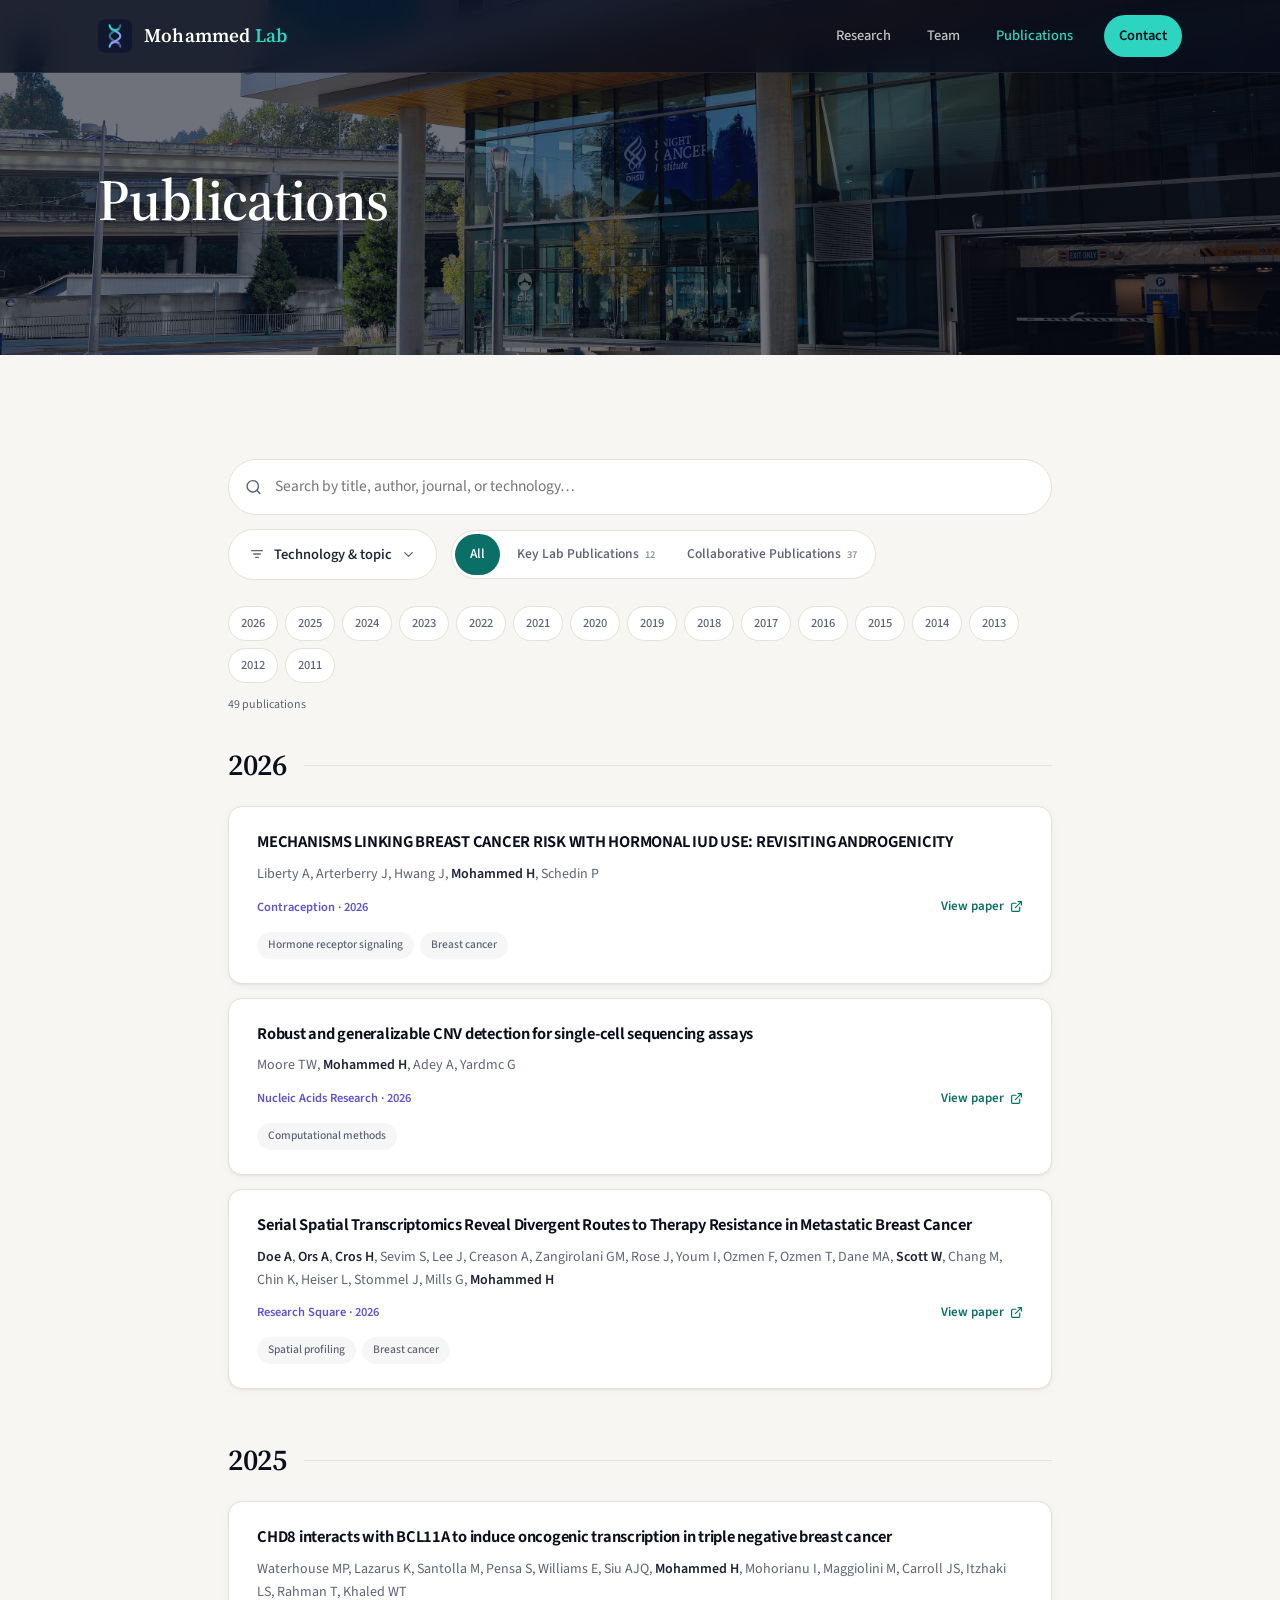
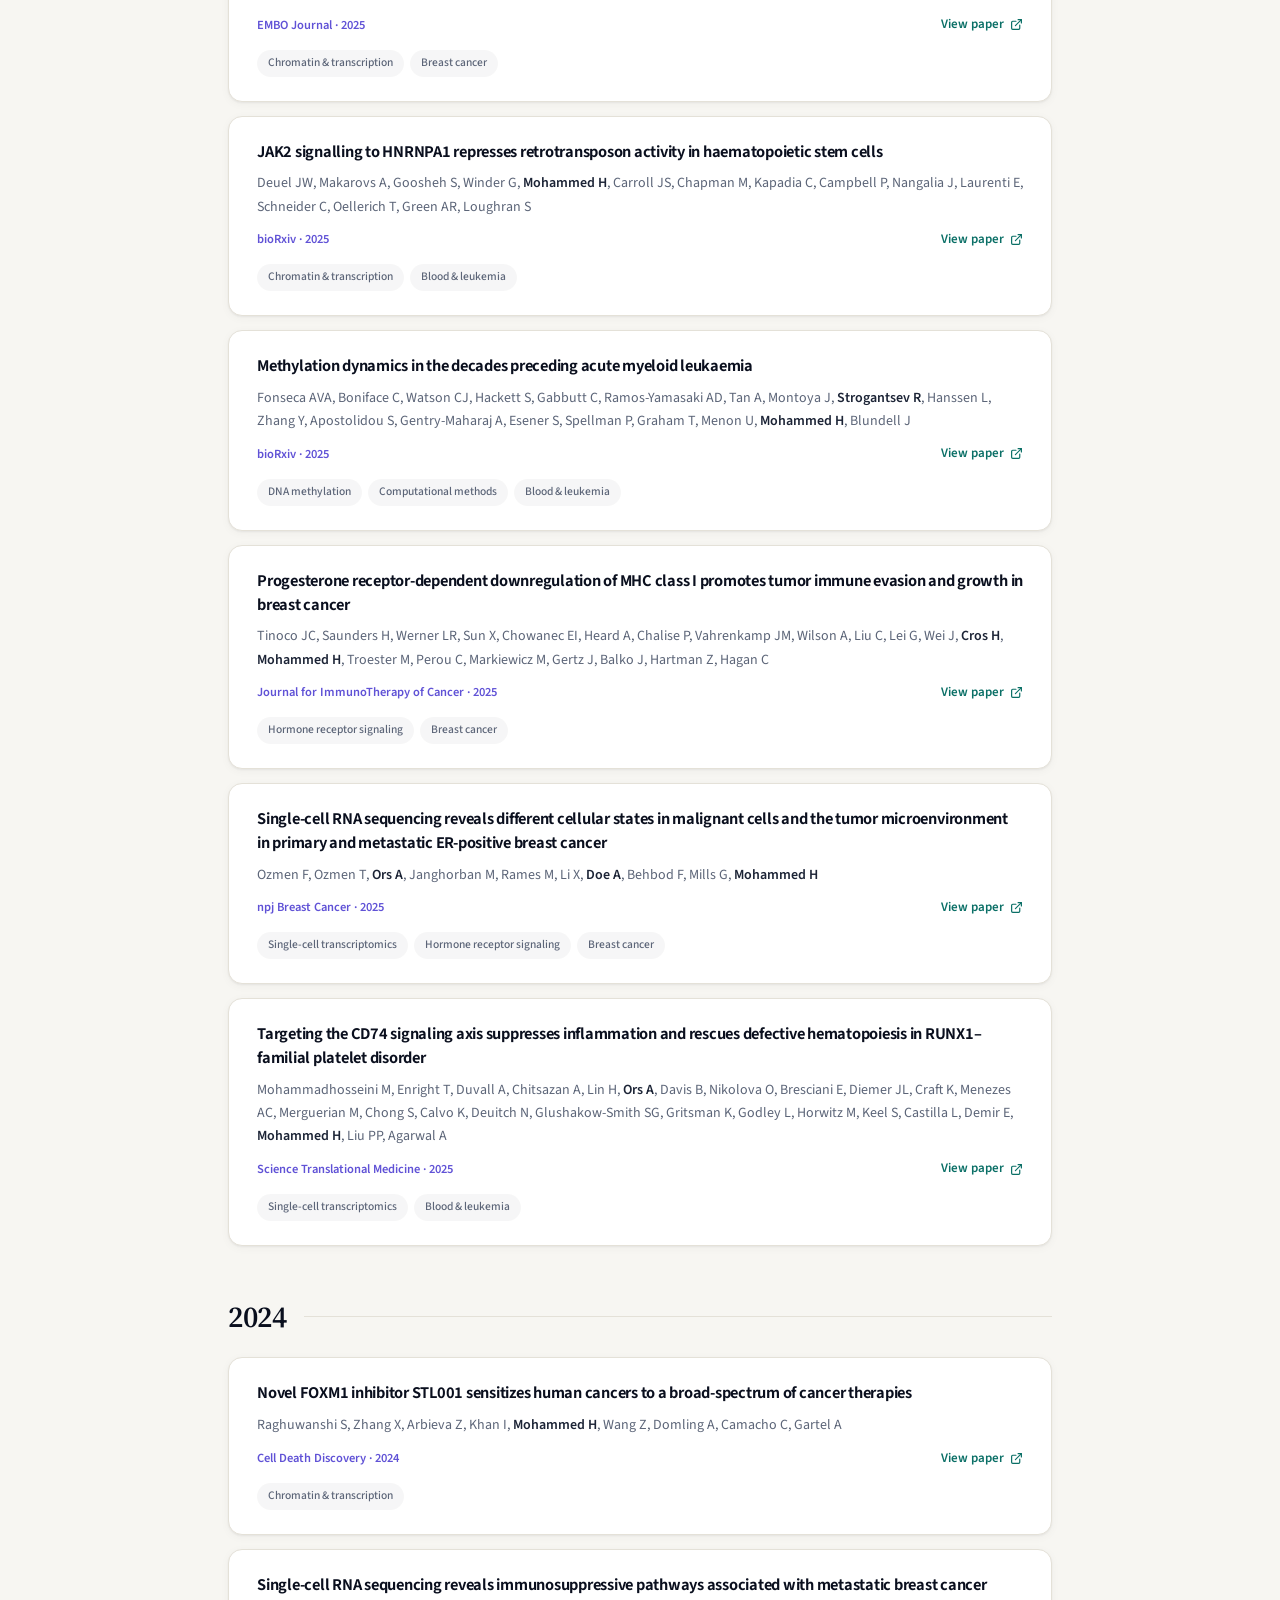
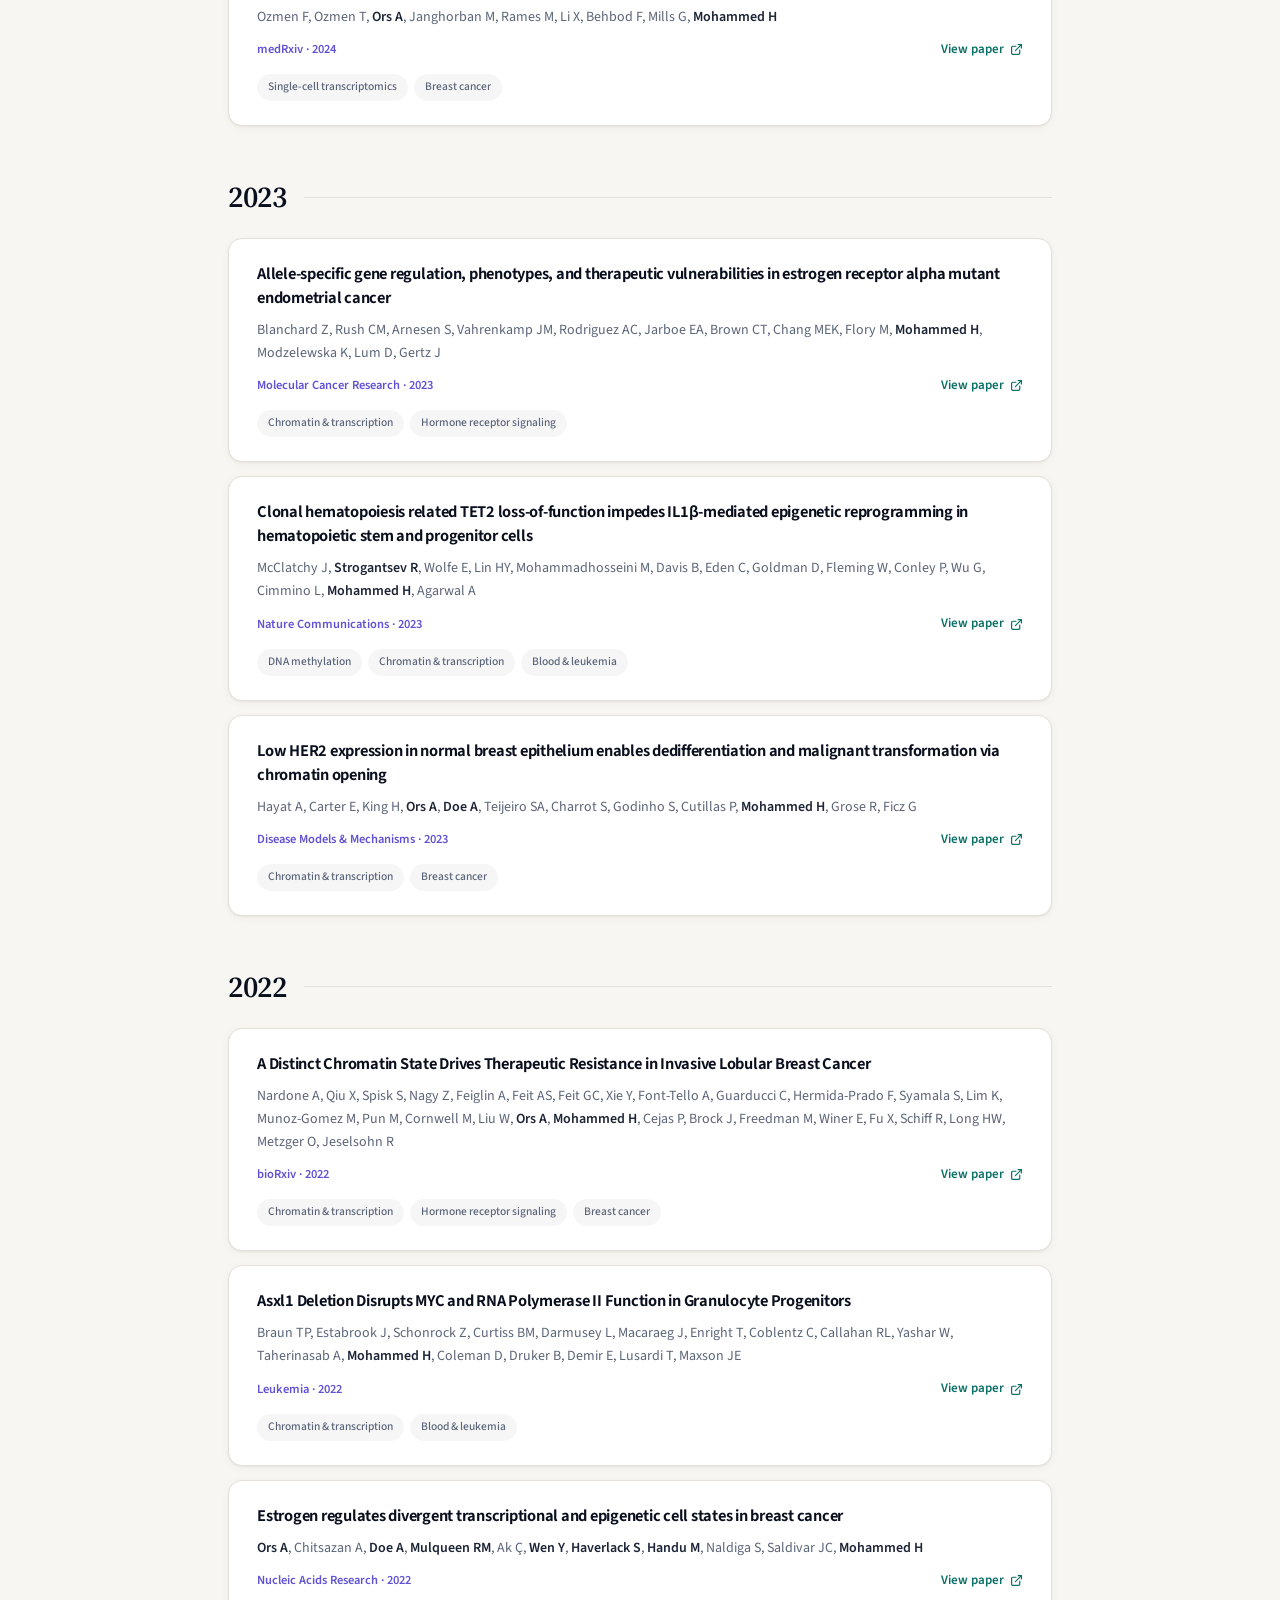
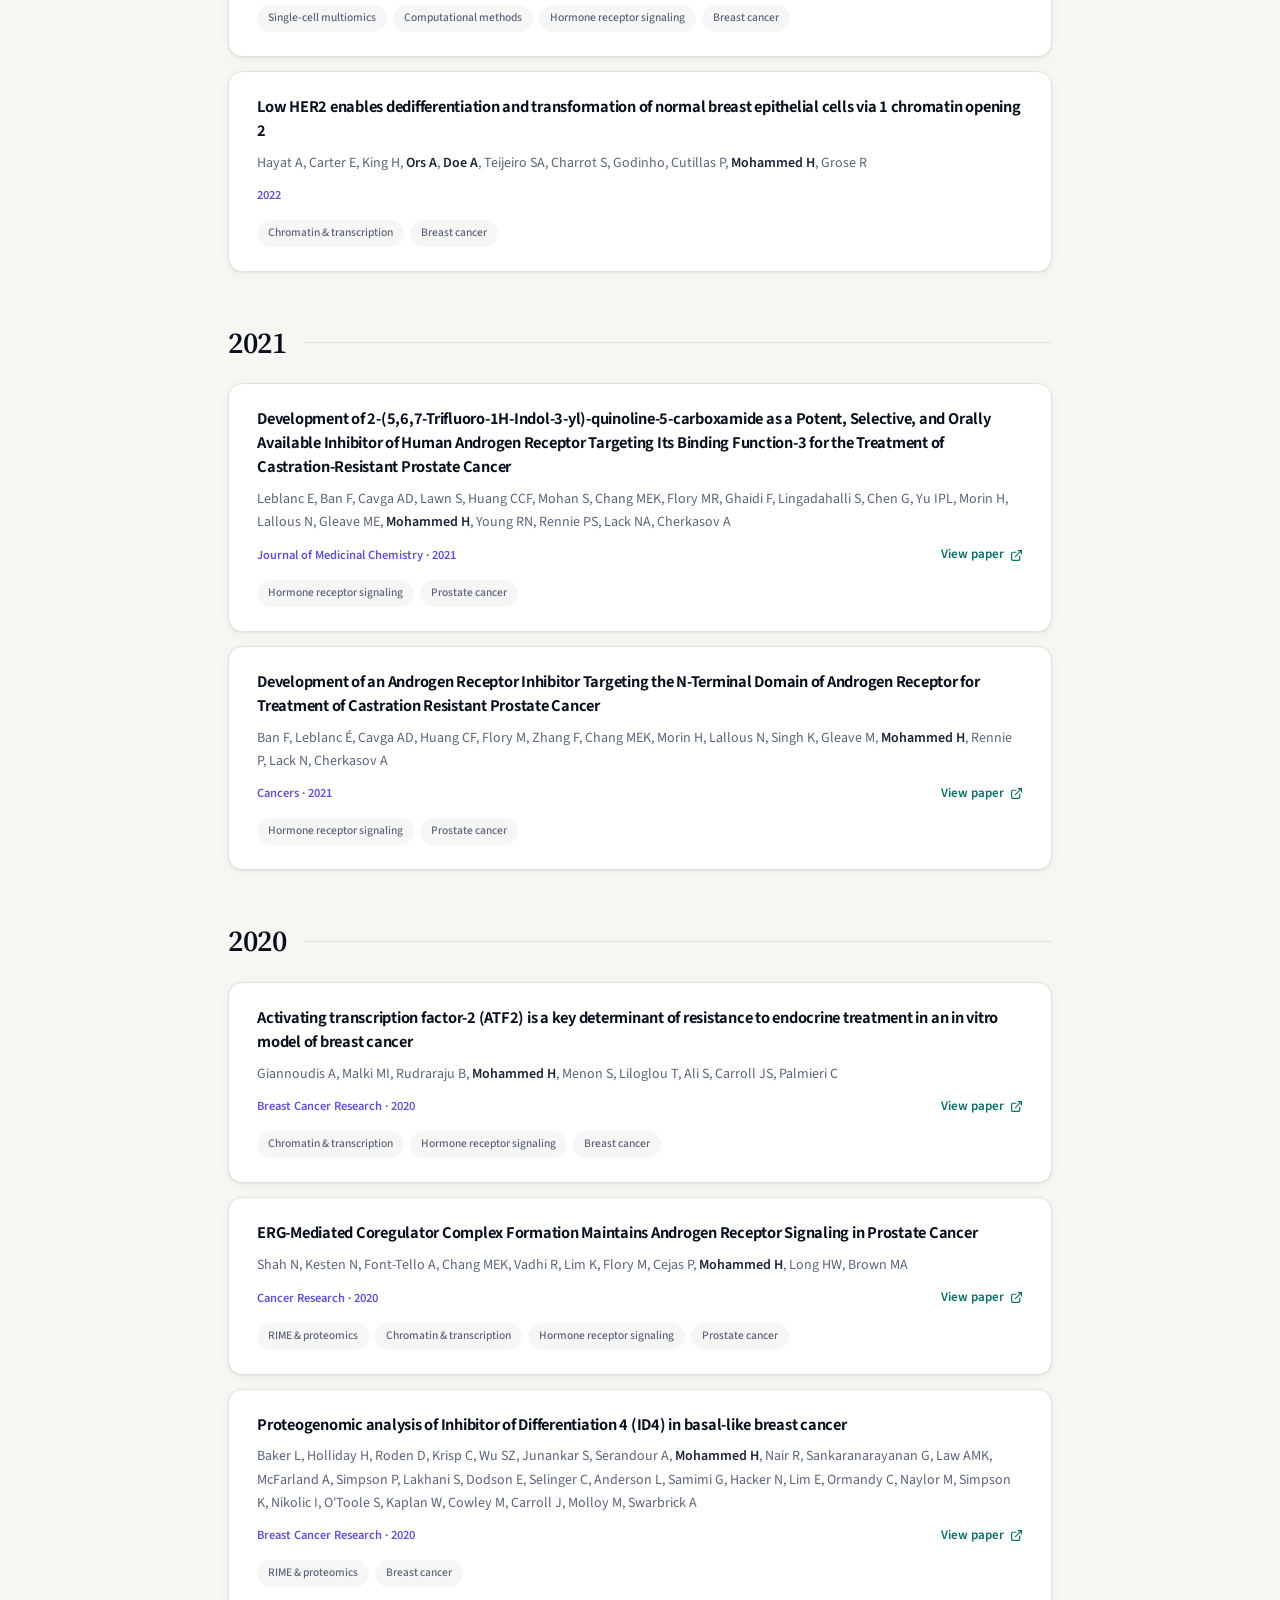
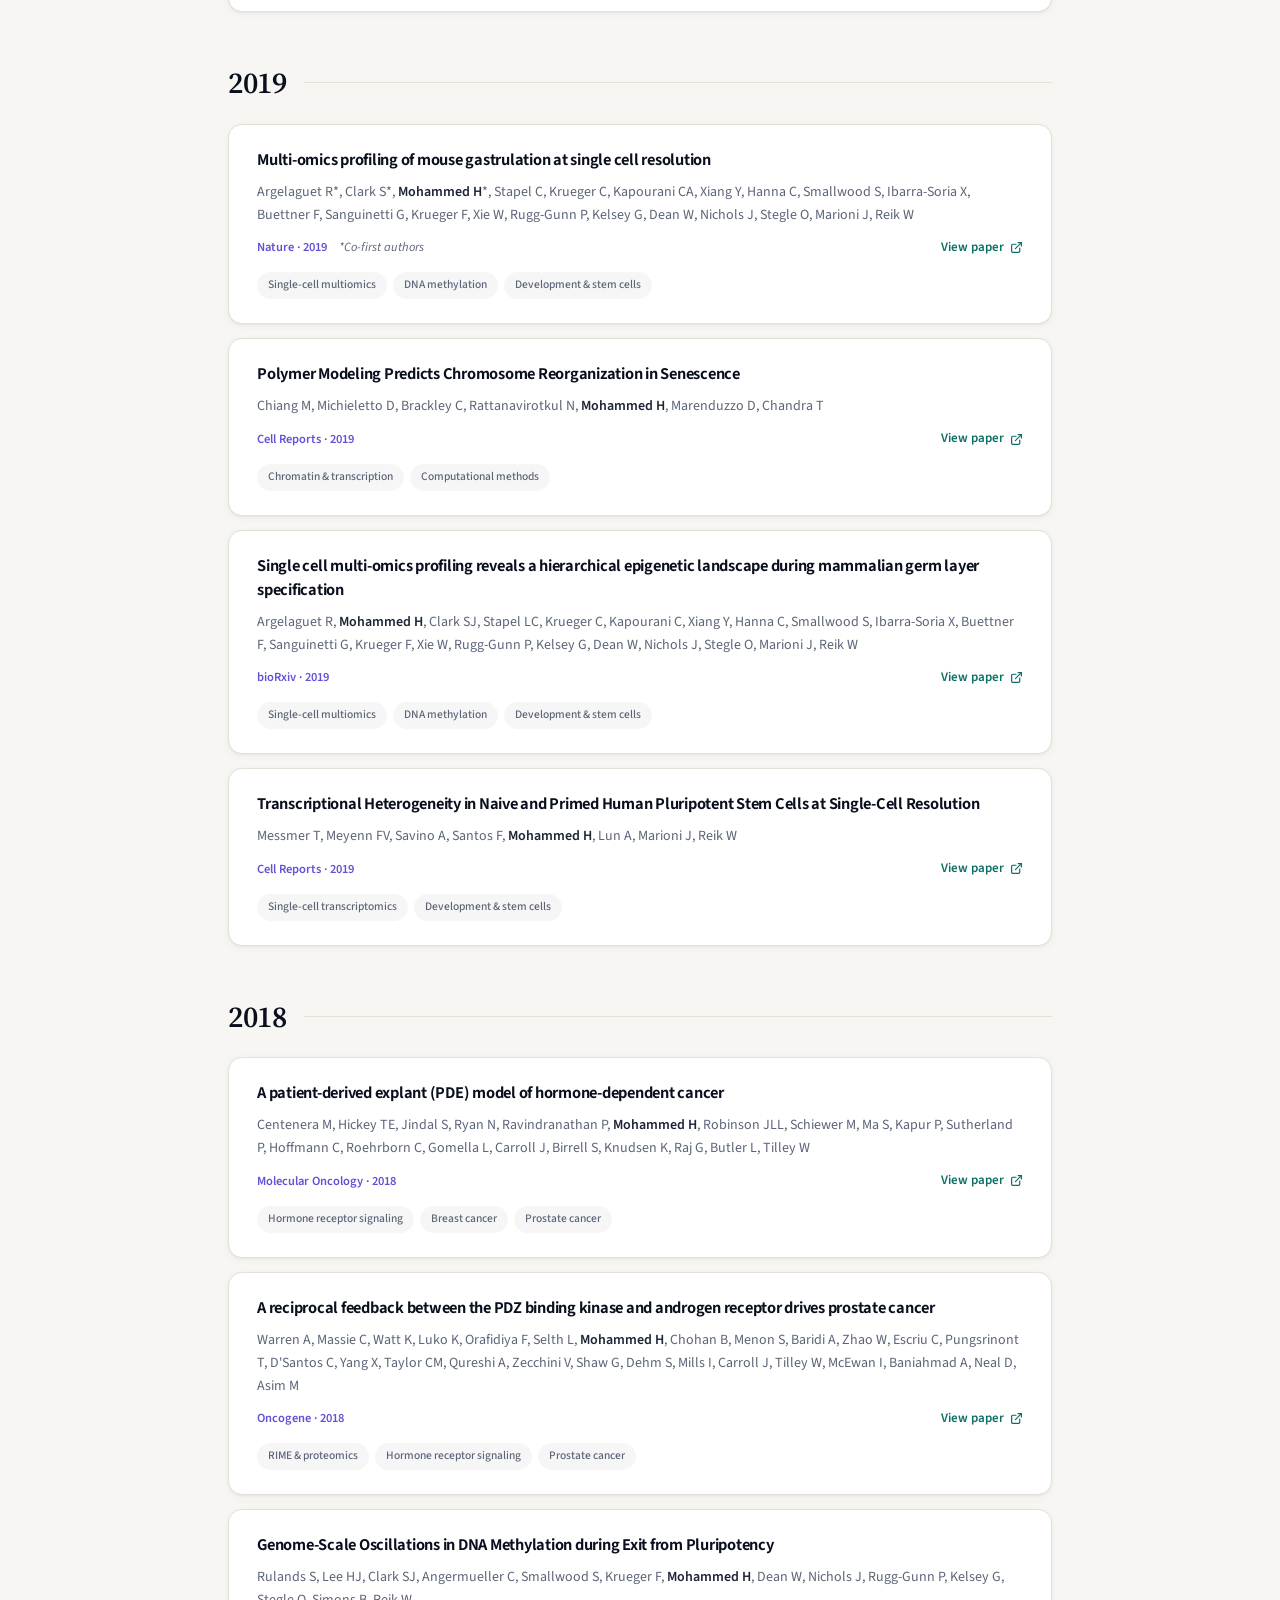
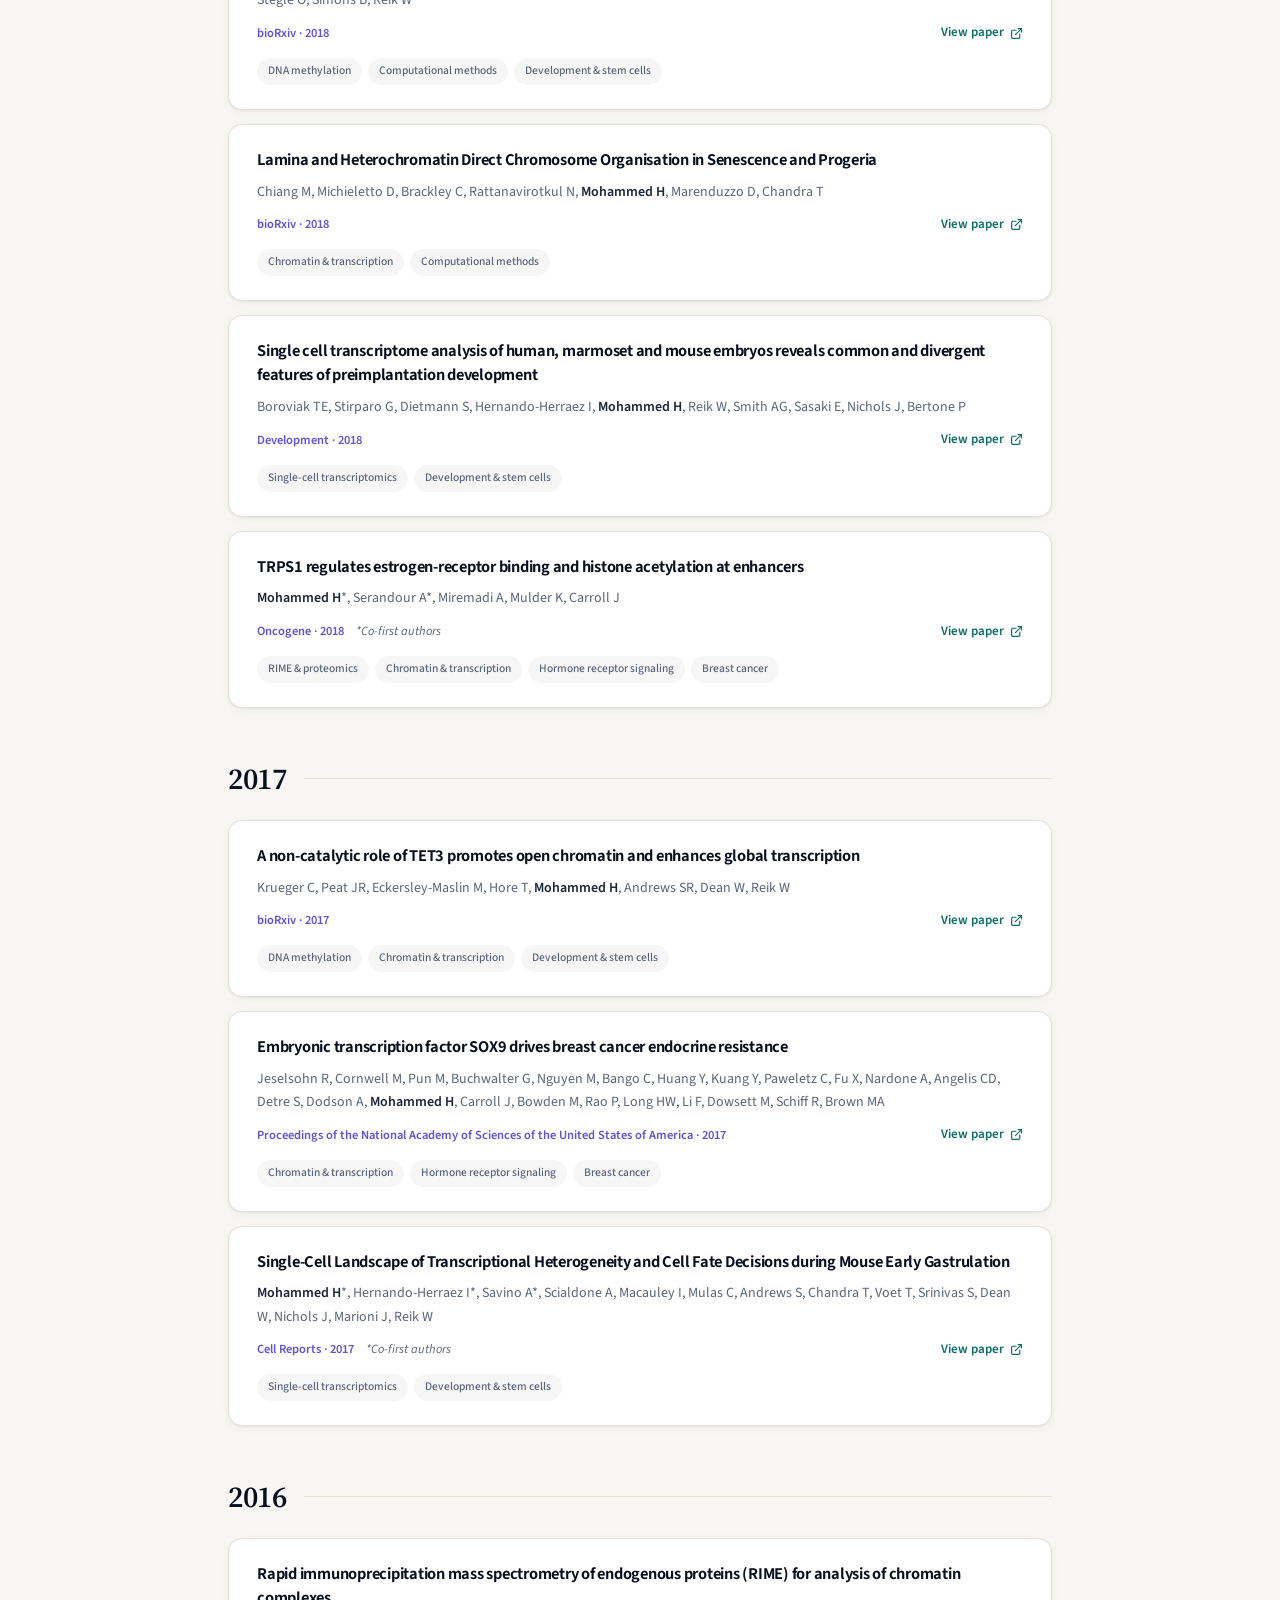
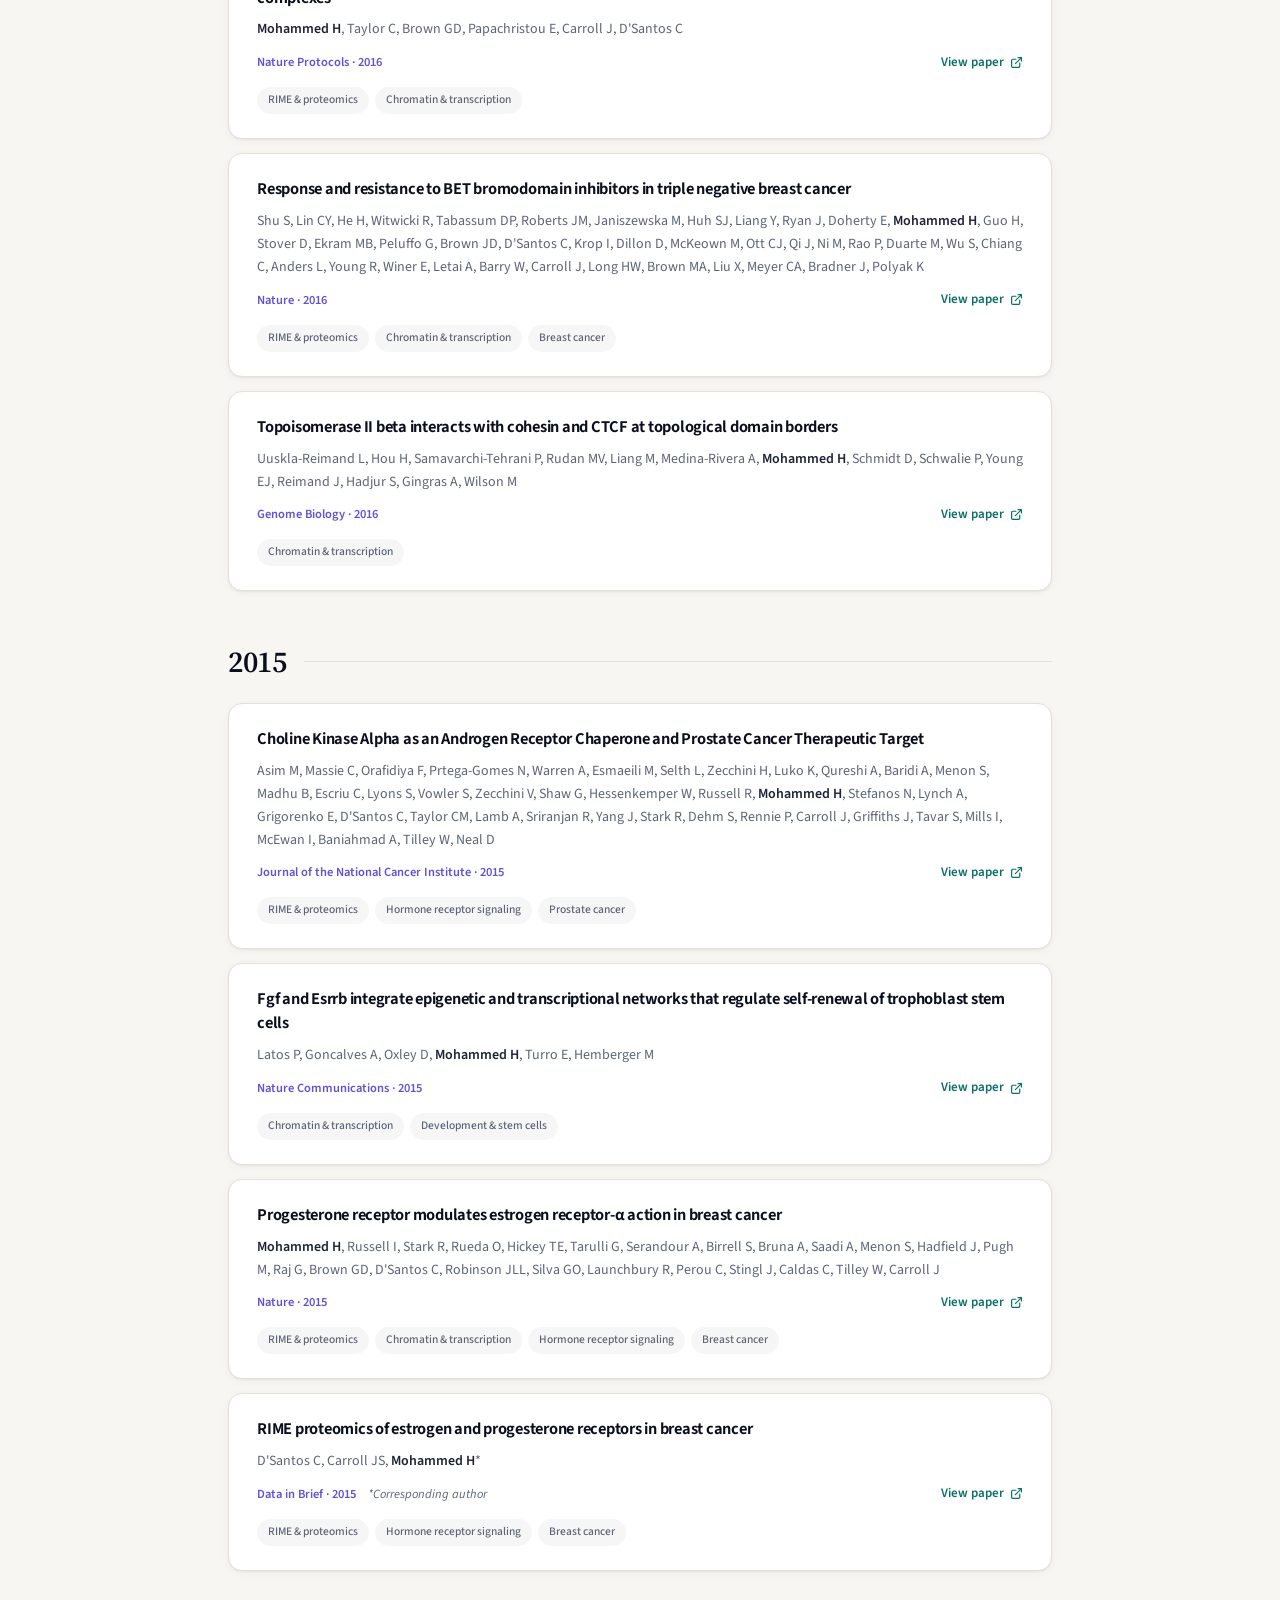
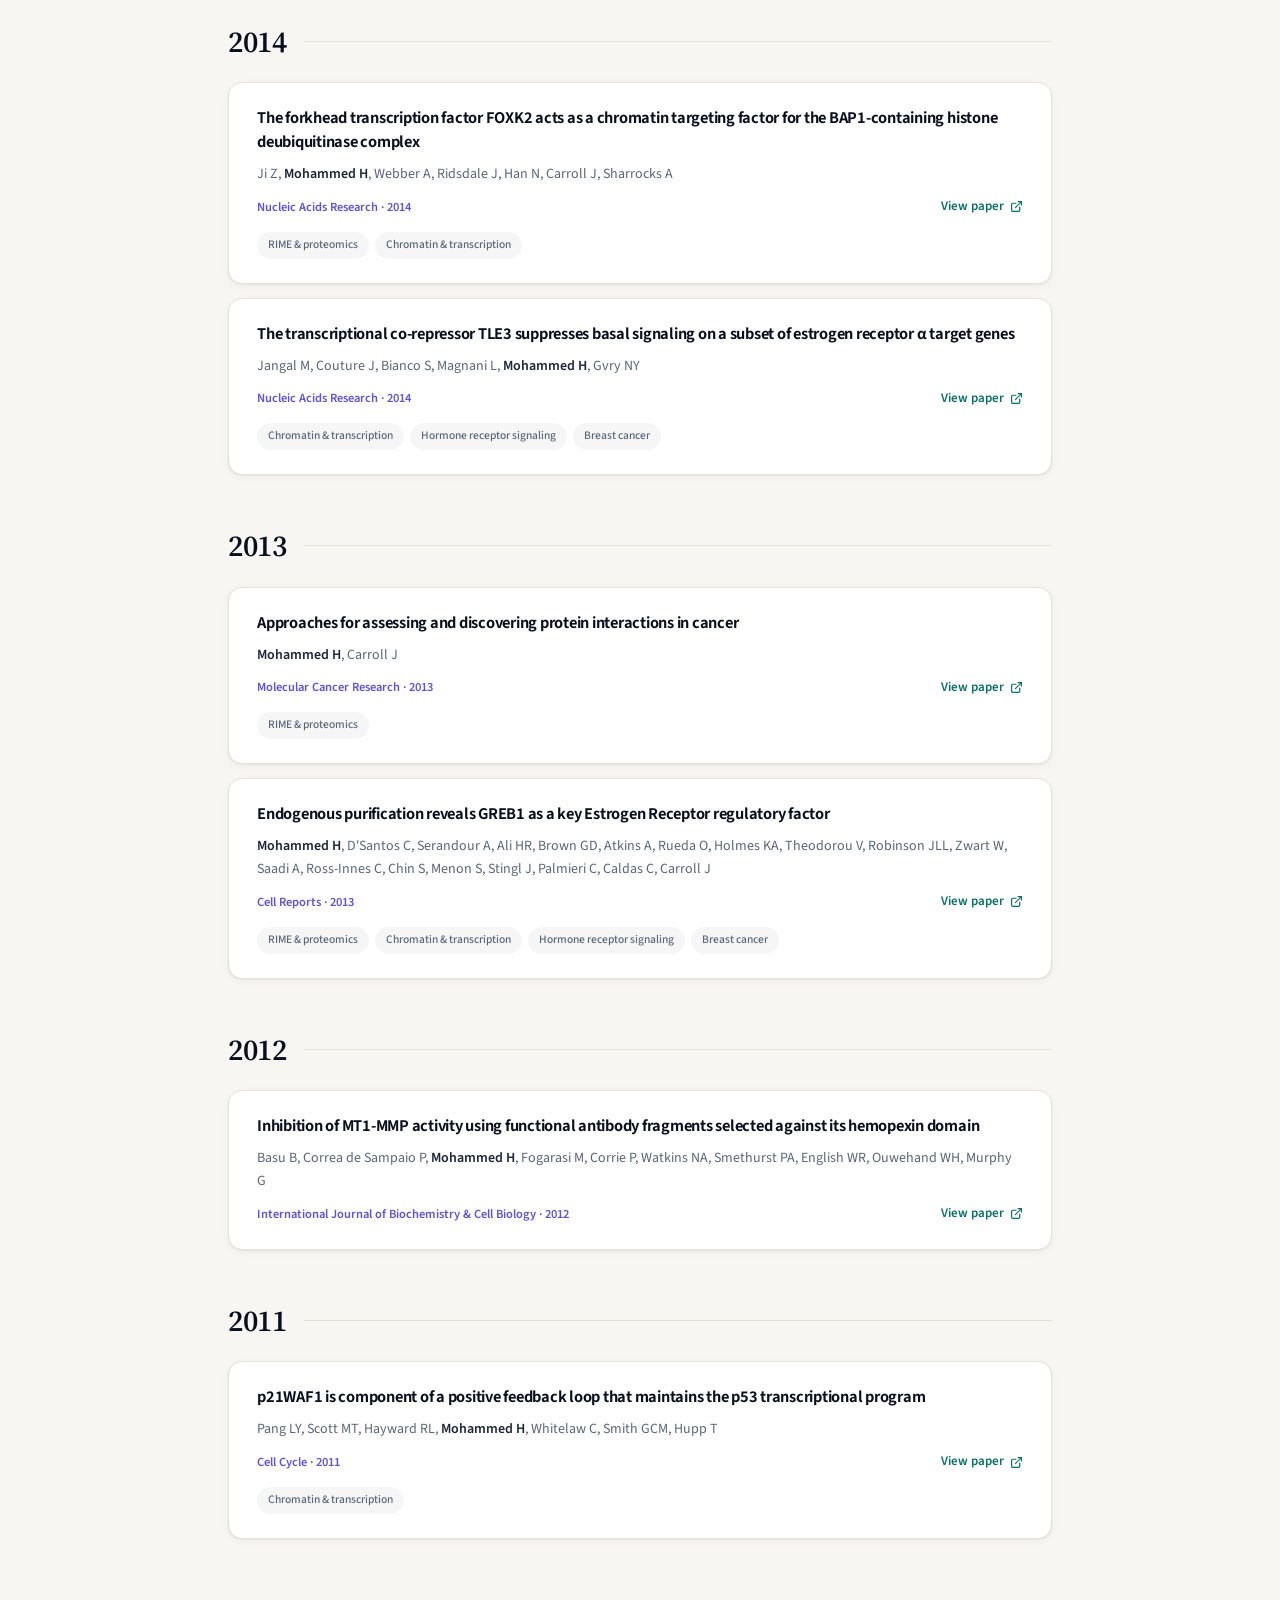
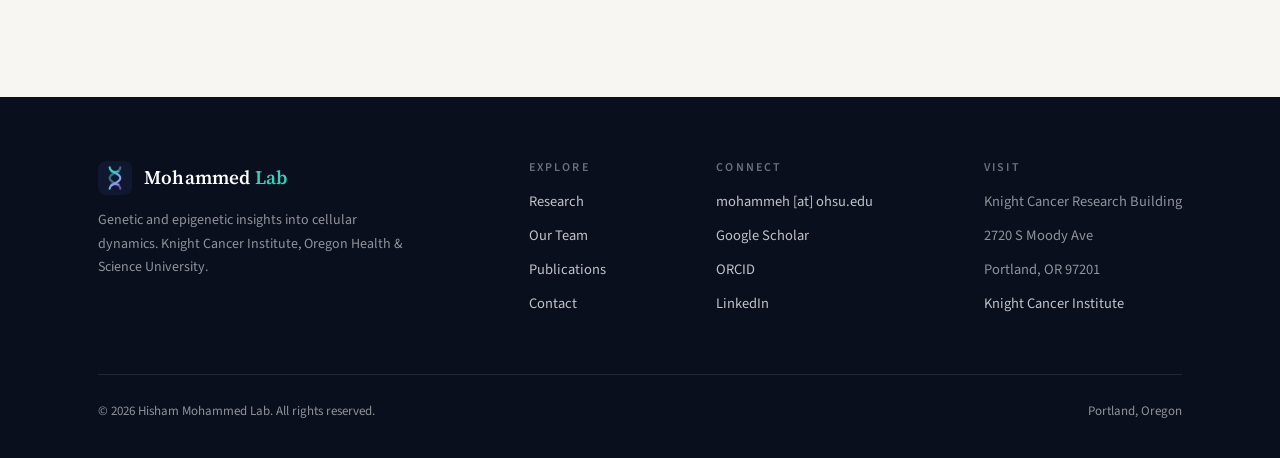
<file: publications.html>
<!DOCTYPE html>
<html lang="en-US">
<head>
  <meta charset="UTF-8">
  <meta name="viewport" content="width=device-width, initial-scale=1">
  <title>Publications | Hisham Mohammed Lab | OHSU</title>
  <meta name="description" content="Publications from the Mohammed Lab and its members: research on epigenetics, single-cell multiomics, and hormone-driven cancers in journals including Nature, Cell Reports, and Nucleic Acids Research.">
  <link rel="icon" type="image/svg+xml" href="assets/favicon.svg">
  <link rel="preconnect" href="https://fonts.googleapis.com">
  <link rel="preconnect" href="https://fonts.gstatic.com" crossorigin>
  <link href="https://fonts.googleapis.com/css2?family=IBM+Plex+Mono:wght@500;600&family=Source+Sans+3:wght@400;500;600;700&family=Source+Serif+4:ital,opsz,wght@0,8..60,400;0,8..60,600;1,8..60,400&display=swap" rel="stylesheet">
  <script>document.documentElement.classList.add("js")</script>
  <link rel="stylesheet" href="css/style.css">
</head>
<body>

  <header class="nav" id="nav">
    <div class="container nav-inner">
      <a class="brand" href="index.html" aria-label="Mohammed Lab home">
        <svg class="brand-mark" viewBox="0 0 64 64" aria-hidden="true">
          <defs><linearGradient id="bg-g" x1="0" y1="0" x2="1" y2="1"><stop offset="0" stop-color="#2dd4bf"/><stop offset="1" stop-color="#a78bfa"/></linearGradient></defs>
          <rect width="64" height="64" rx="15" fill="#10182f"/>
          <path d="M22 12c0 10 20 10 20 20s-20 10-20 20" fill="none" stroke="url(#bg-g)" stroke-width="4" stroke-linecap="round"/>
          <path d="M42 12c0 10-20 10-20 20s20 10 20 20" fill="none" stroke="url(#bg-g)" stroke-width="4" stroke-linecap="round" opacity="0.55"/>
          <line x1="25" y1="20" x2="39" y2="20" stroke="#2dd4bf" stroke-width="3" stroke-linecap="round" opacity="0.8"/>
          <line x1="25" y1="44" x2="39" y2="44" stroke="#a78bfa" stroke-width="3" stroke-linecap="round" opacity="0.8"/>
        </svg>
        <span class="brand-name">Mohammed <span>Lab</span></span>
      </a>
      <button class="nav-toggle" aria-label="Toggle navigation" aria-expanded="false" aria-controls="primary-menu">
        <svg width="22" height="22" viewBox="0 0 24 24" fill="none" stroke="currentColor" stroke-width="2" stroke-linecap="round"><line x1="3" y1="6" x2="21" y2="6"/><line x1="3" y1="12" x2="21" y2="12"/><line x1="3" y1="18" x2="21" y2="18"/></svg>
      </button>
      <nav aria-label="Primary">
        <ul class="nav-links" id="primary-menu">
          <li><a href="research.html">Research</a></li>
          <li><a href="team.html">Team</a></li>
          <li><a href="publications.html" class="active">Publications</a></li>
          <li><a class="nav-cta" href="contact.html">Contact</a></li>
        </ul>
      </nav>
    </div>
  </header>

  <main>

    <section class="hero hero--sub hero--photo" style="background-image: url('assets/img/ohsu-knight-building.jpg');">
      <div class="hero-glow hero-glow--teal" aria-hidden="true"></div>
      <div class="container hero-inner">
        <h1>Publications</h1>
      </div>
    </section>

    <section class="section">
      <div class="container container--narrow">

        <div class="pub-tools reveal">
          <div class="pub-search">
            <svg viewBox="0 0 24 24" fill="none" stroke="currentColor" stroke-width="2" stroke-linecap="round" stroke-linejoin="round" aria-hidden="true"><circle cx="11" cy="11" r="8"/><line x1="21" y1="21" x2="16.65" y2="16.65"/></svg>
            <input type="search" id="pub-search" placeholder="Search by title, author, journal, or technology…" aria-label="Search publications">
          </div>
          <div class="pub-filter" id="pub-filter">
            <button type="button" class="pub-filter-btn" id="pub-filter-btn" aria-expanded="false" aria-controls="pub-filter-panel">
              <svg class="pub-filter-icon" viewBox="0 0 24 24" fill="none" stroke="currentColor" stroke-width="2" stroke-linecap="round" aria-hidden="true"><line x1="4" y1="7" x2="20" y2="7"/><line x1="7" y1="12" x2="17" y2="12"/><line x1="10" y1="17" x2="14" y2="17"/></svg>
              <span>Technology &amp; topic</span>
              <span class="pub-filter-badge" id="pub-filter-badge" hidden></span>
              <svg class="pub-filter-caret" viewBox="0 0 24 24" fill="none" stroke="currentColor" stroke-width="2.2" stroke-linecap="round" stroke-linejoin="round" aria-hidden="true"><polyline points="6 9 12 15 18 9"/></svg>
            </button>
            <div class="pub-filter-panel" id="pub-filter-panel" role="group" aria-label="Filter publications by technology or research area" hidden></div>
          </div>
          <div class="pub-authorship" id="pub-authorship" role="group" aria-label="Filter by authorship role">
            <button type="button" class="pub-auth-btn is-on" data-authorship="all" aria-pressed="true">All</button>
            <button type="button" class="pub-auth-btn" data-authorship="led" aria-pressed="false" title="Papers where Hisham is first, last, or the corresponding author">Key Lab Publications <span class="pub-auth-n"></span></button>
            <button type="button" class="pub-auth-btn" data-authorship="collab" aria-pressed="false" title="Papers where Hisham contributed as a collaborator, not the leading author">Collaborative Publications <span class="pub-auth-n"></span></button>
          </div>
        </div>

        <div class="pub-active" id="pub-active" hidden></div>

        <div class="pub-bar reveal">
          <nav class="year-jump" id="year-jump" aria-label="Jump to year"></nav>
          <p class="pub-result-count" id="pub-result-count" aria-live="polite"></p>
        </div>
        <div style="height:34px;"></div>

        <div id="pub-list"></div>
        <noscript>
          <p>The publication list requires JavaScript. You can also browse our work on
          <a href="https://scholar.google.com/citations?user=4WJs_ocAAAAJ&amp;hl=en">Google Scholar</a>.</p>
        </noscript>
        <p class="pub-empty" id="pub-empty">No publications match your search.</p>

      </div>
    </section>

  </main>

  <footer class="footer" style="margin-top:0;">
    <div class="container">
      <div class="footer-grid">
        <div class="footer-brand">
          <a class="brand" href="index.html">
            <svg class="brand-mark" viewBox="0 0 64 64" aria-hidden="true">
              <defs><linearGradient id="fg-g" x1="0" y1="0" x2="1" y2="1"><stop offset="0" stop-color="#2dd4bf"/><stop offset="1" stop-color="#a78bfa"/></linearGradient></defs>
              <rect width="64" height="64" rx="15" fill="#10182f"/>
              <path d="M22 12c0 10 20 10 20 20s-20 10-20 20" fill="none" stroke="url(#fg-g)" stroke-width="4" stroke-linecap="round"/>
              <path d="M42 12c0 10-20 10-20 20s20 10 20 20" fill="none" stroke="url(#fg-g)" stroke-width="4" stroke-linecap="round" opacity="0.55"/>
              <line x1="25" y1="20" x2="39" y2="20" stroke="#2dd4bf" stroke-width="3" stroke-linecap="round" opacity="0.8"/>
              <line x1="25" y1="44" x2="39" y2="44" stroke="#a78bfa" stroke-width="3" stroke-linecap="round" opacity="0.8"/>
            </svg>
            <span class="brand-name">Mohammed <span>Lab</span></span>
          </a>
          <p>Genetic and epigenetic insights into cellular dynamics. Knight Cancer Institute, Oregon Health & Science University.</p>
        </div>
        <div class="footer-col">
          <h2>Explore</h2>
          <ul>
            <li><a href="research.html">Research</a></li>
            <li><a href="team.html">Our Team</a></li>
            <li><a href="publications.html">Publications</a></li>
            <li><a href="contact.html">Contact</a></li>
          </ul>
        </div>
        <div class="footer-col">
          <h2>Connect</h2>
          <ul>
            <li><a href="#" data-email="bW9oYW1tZWhAb2hzdS5lZHU="><span class="js-email-text">mohammeh [at] ohsu.edu</span></a></li>
            <li><a href="https://scholar.google.com/citations?user=4WJs_ocAAAAJ&amp;hl=en" target="_blank" rel="noopener">Google Scholar</a></li>
            <li><a href="https://orcid.org/0000-0003-0216-9881" target="_blank" rel="noopener">ORCID</a></li>
            <li><a href="https://www.linkedin.com/in/hisham-mohammed-0a8848a2/" target="_blank" rel="noopener">LinkedIn</a></li>
          </ul>
        </div>
        <div class="footer-col">
          <h2>Visit</h2>
          <ul>
            <li>Knight Cancer Research Building</li>
            <li>2720 S Moody Ave</li>
            <li>Portland, OR 97201</li>
            <li><a href="https://www.ohsu.edu/knight-cancer-institute" target="_blank" rel="noopener">Knight Cancer Institute</a></li>
          </ul>
        </div>
      </div>
      <div class="footer-bottom">
        <span>© <span id="year">2026</span> Hisham Mohammed Lab. All rights reserved.</span>
        <span>Portland, Oregon</span>
      </div>
    </div>
  </footer>

  <script src="js/main.js"></script>
  <script src="js/email-obfuscate.js"></script>
  <script src="js/publications-data.js"></script>
  <script src="js/publications-tags.js"></script>
  <script src="js/publications.js"></script>
</body>
</html>
</file>
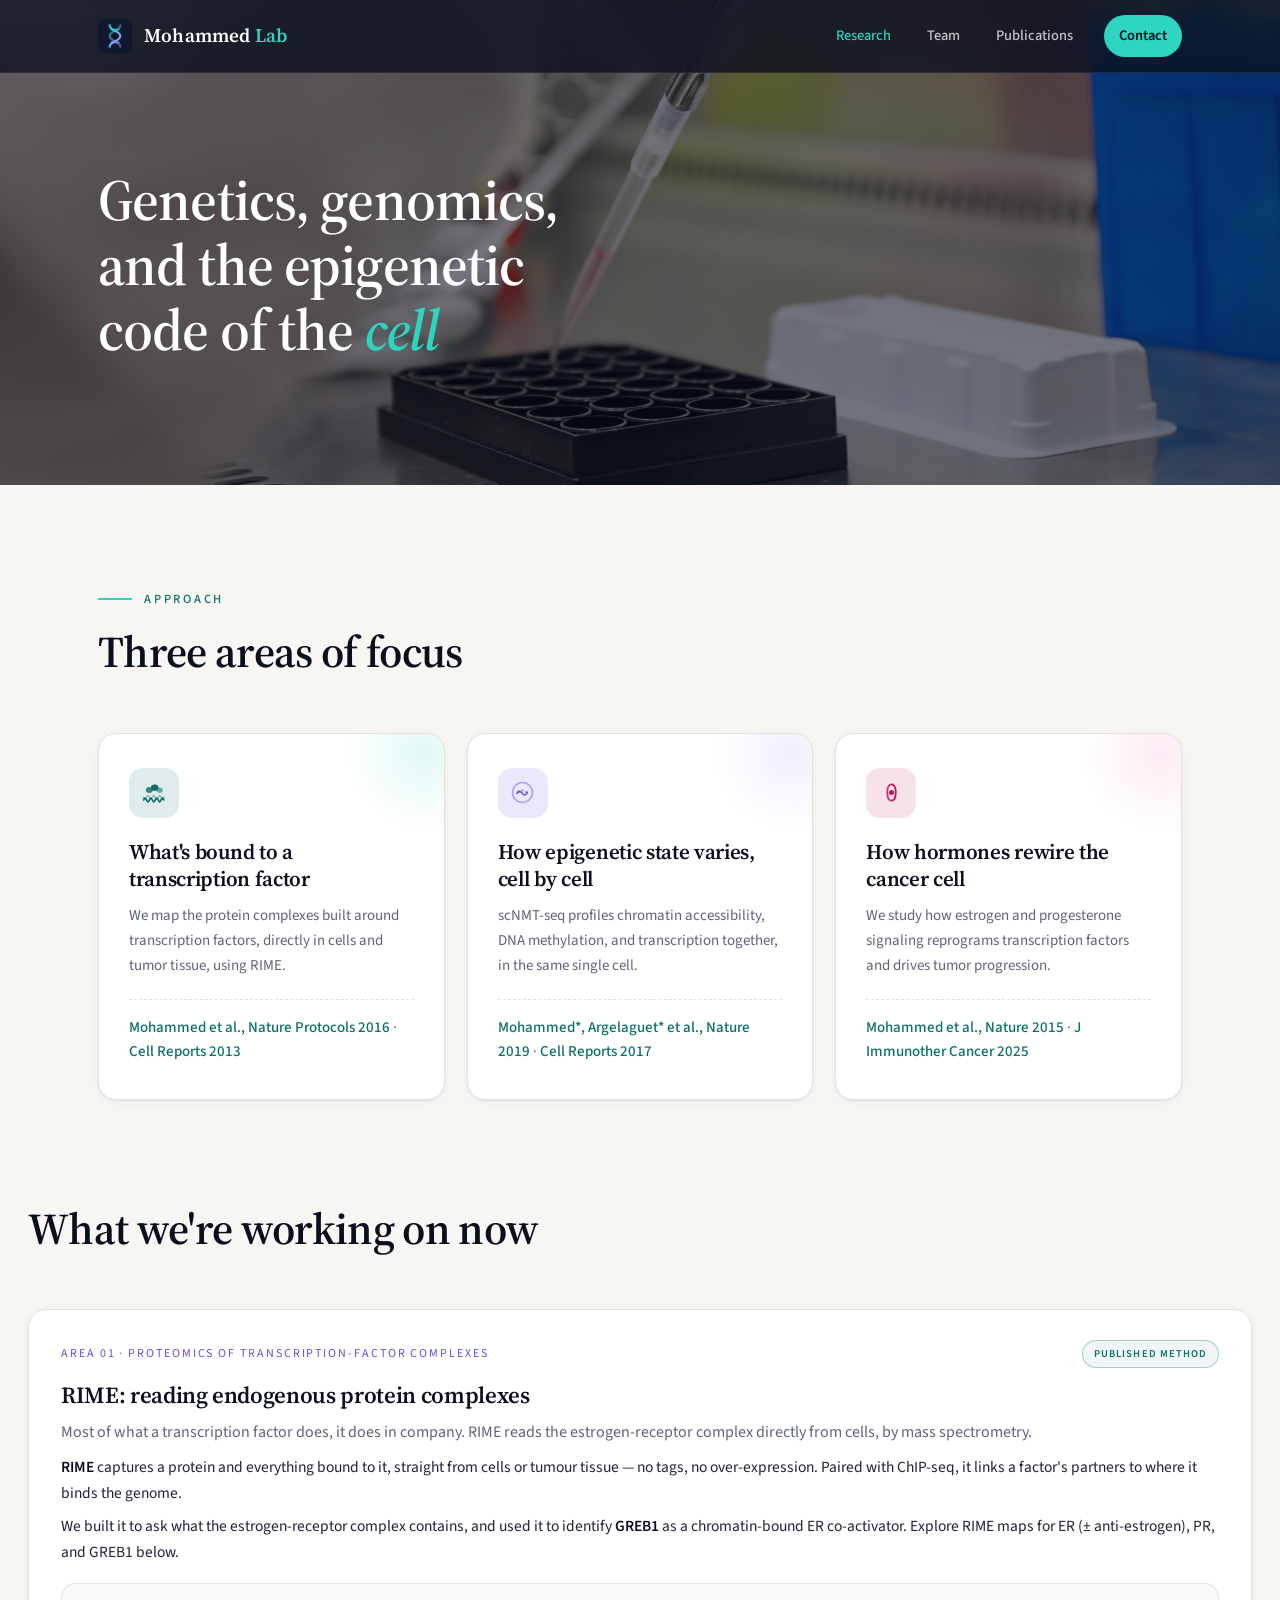
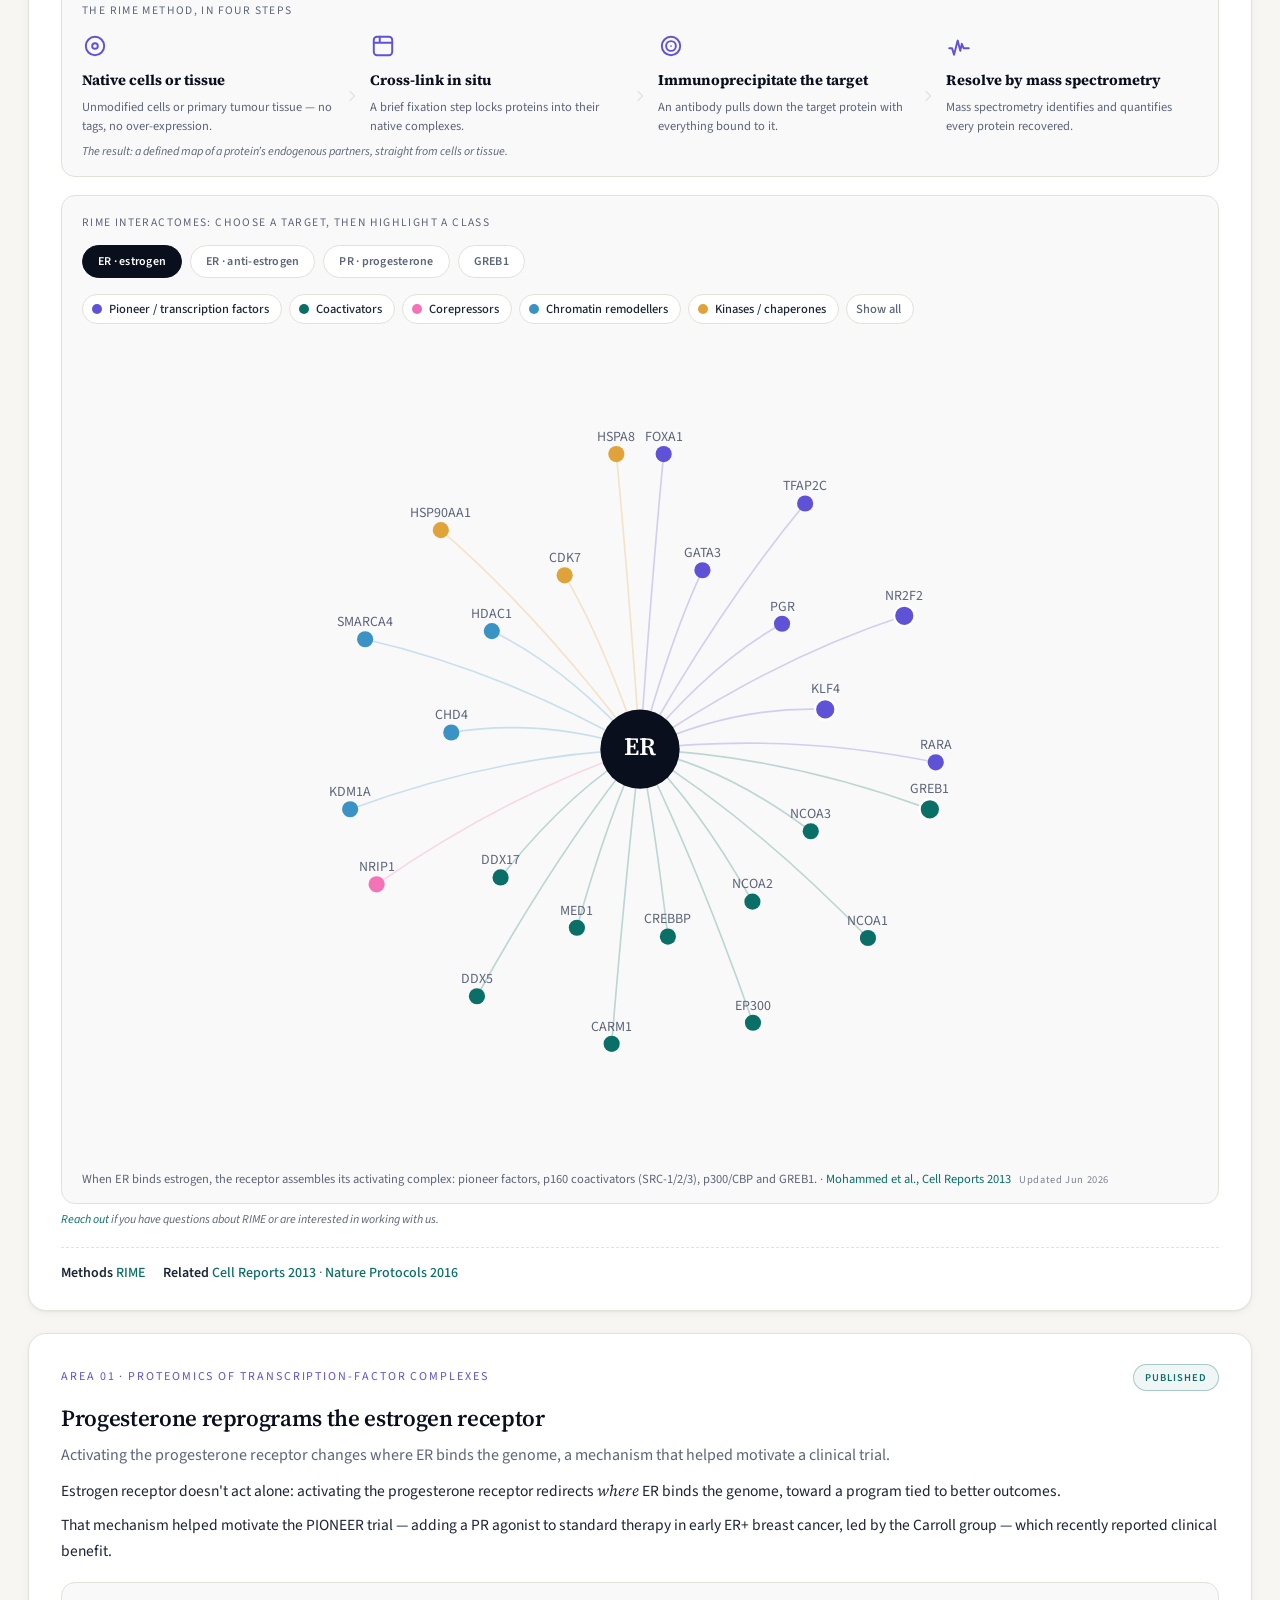
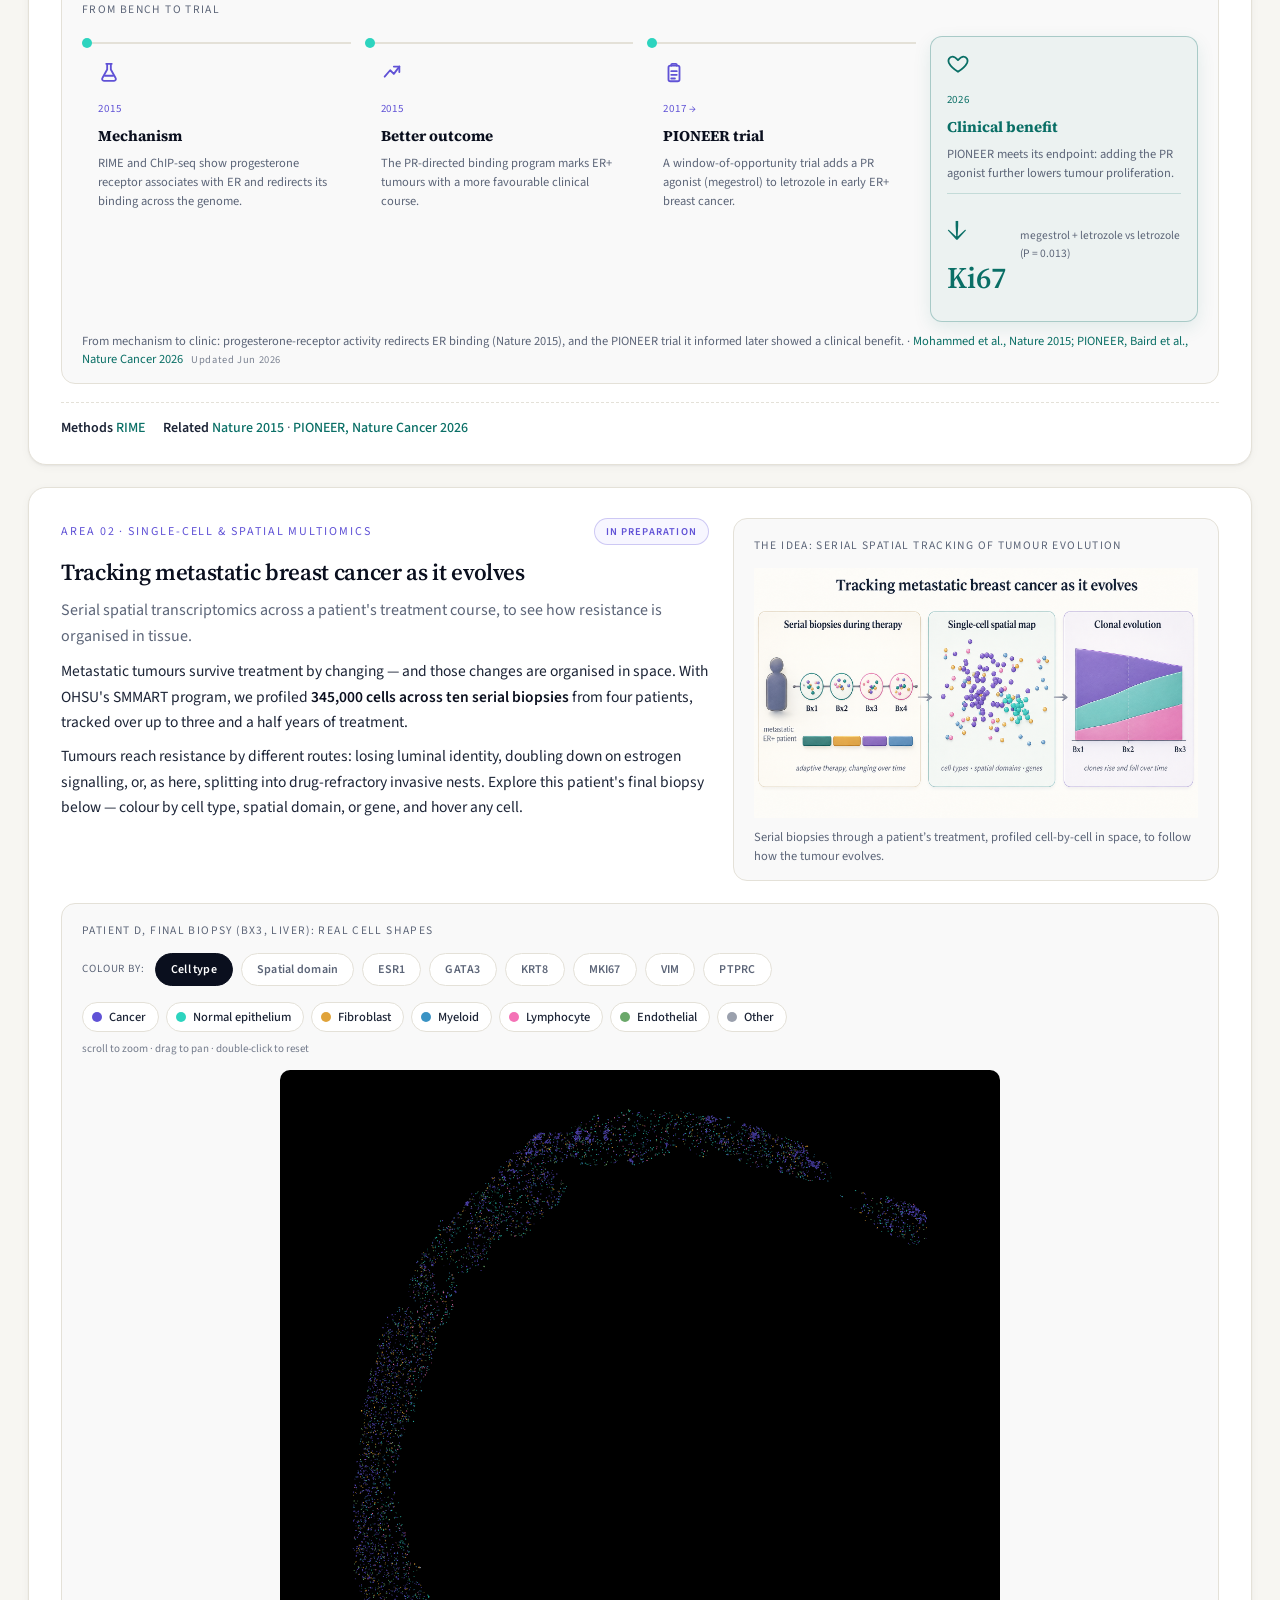
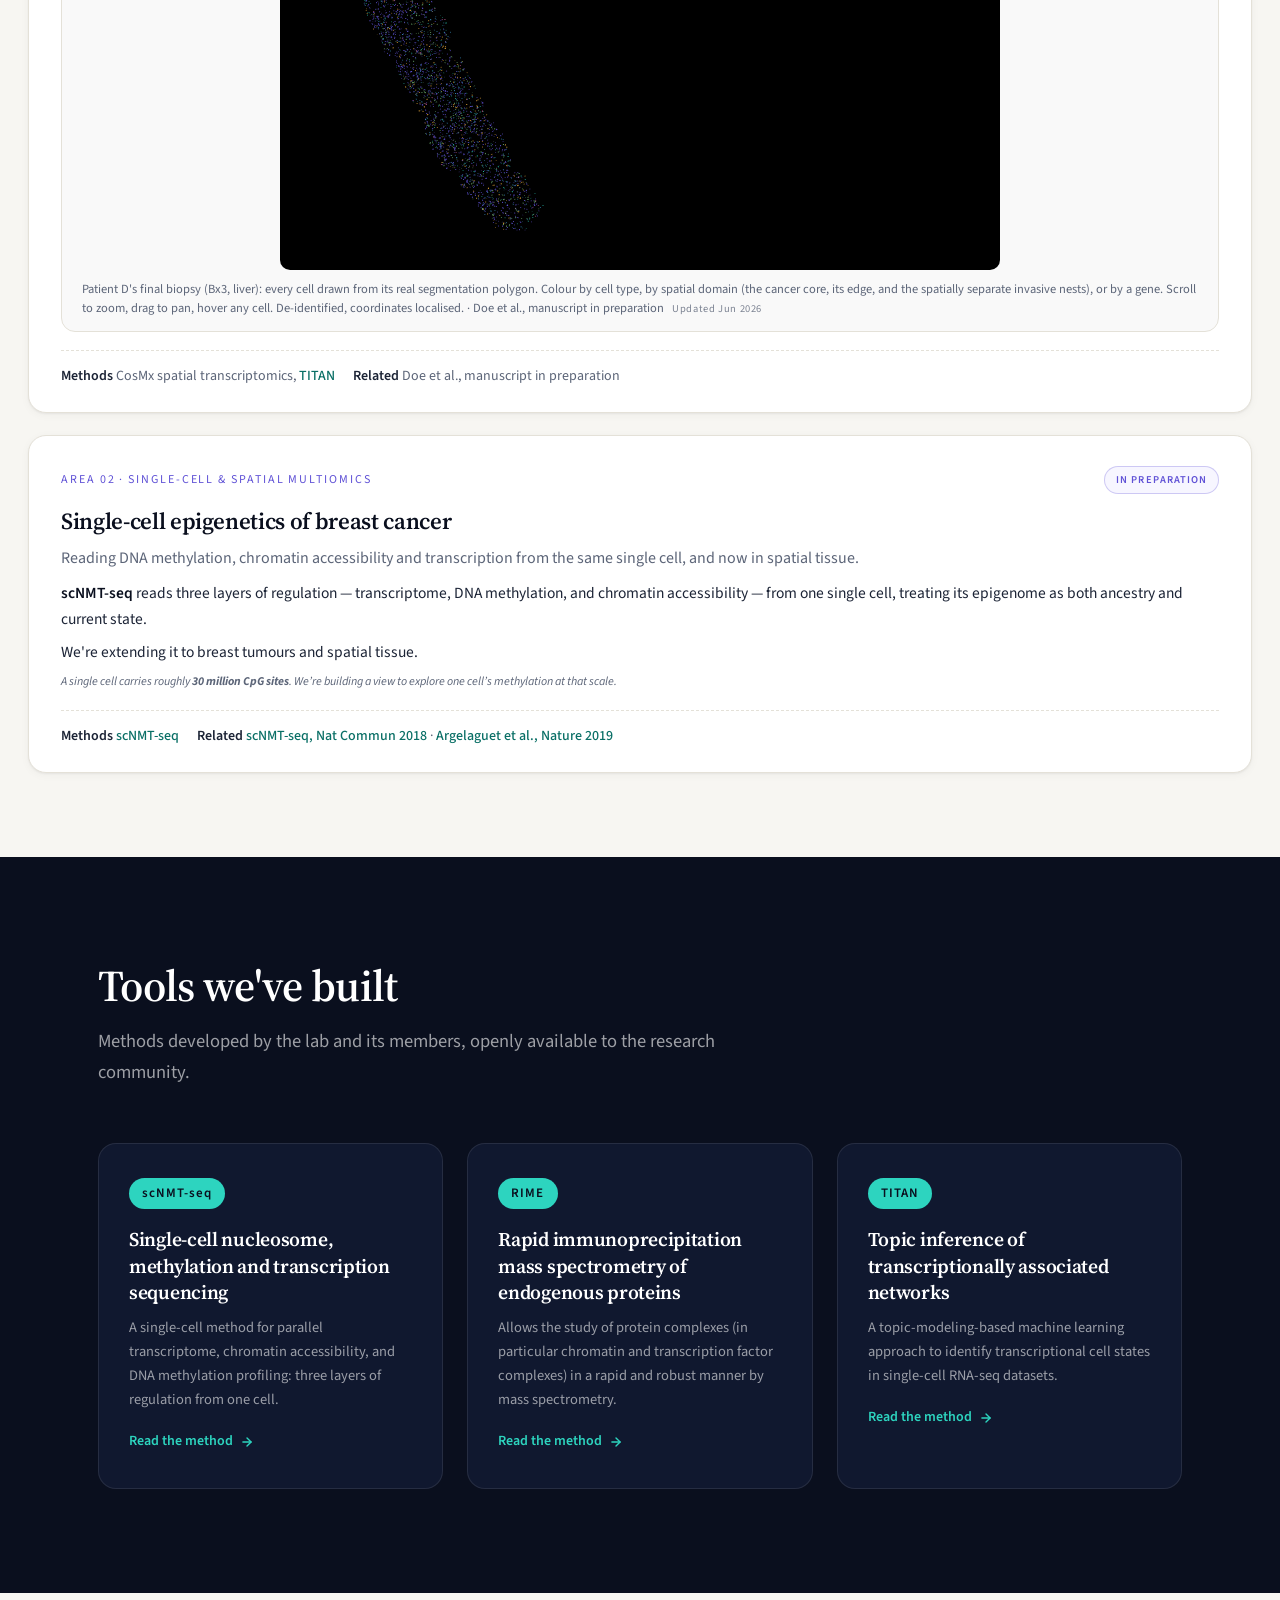
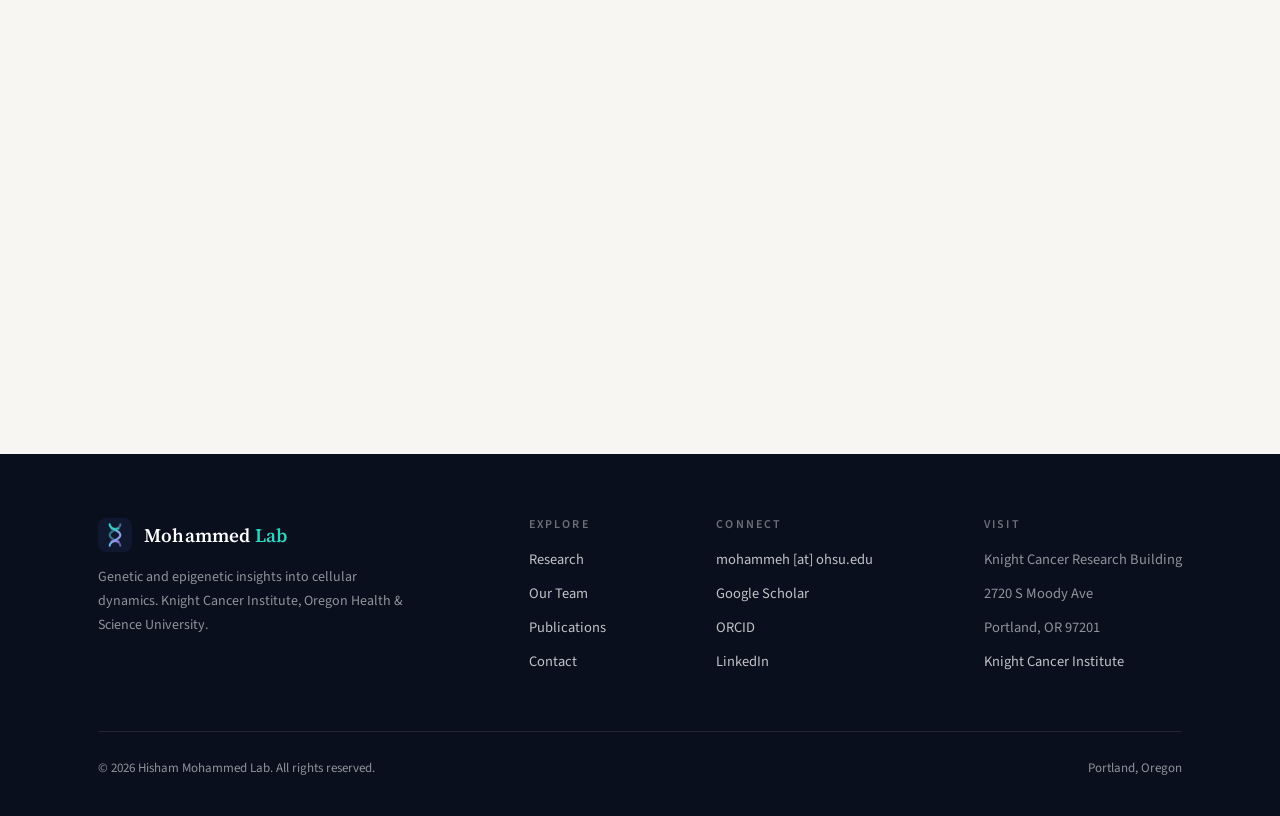
<file: research.html>
<!DOCTYPE html>
<html lang="en-US">
<head>
  <meta charset="UTF-8">
  <meta name="viewport" content="width=device-width, initial-scale=1">
  <title>Research | Hisham Mohammed Lab | OHSU</title>
  <meta name="description" content="The Mohammed Lab studies epigenetic and transcriptional regulation in hormone-driven cancers using proteomics of transcription factor complexes and single-cell multiomics, including RIME, scNMT-seq, and TITAN.">
  <link rel="icon" type="image/svg+xml" href="assets/favicon.svg">
  <link rel="preconnect" href="https://fonts.googleapis.com">
  <link rel="preconnect" href="https://fonts.gstatic.com" crossorigin>
  <link href="https://fonts.googleapis.com/css2?family=IBM+Plex+Mono:wght@500;600&family=Source+Sans+3:wght@400;500;600;700&family=Source+Serif+4:ital,opsz,wght@0,8..60,400;0,8..60,600;1,8..60,400&display=swap" rel="stylesheet">
  <script>document.documentElement.classList.add("js")</script>
  <link rel="stylesheet" href="css/style.css">
  <link rel="stylesheet" href="css/viz.css">
</head>
<body>

  <header class="nav" id="nav">
    <div class="container nav-inner">
      <a class="brand" href="index.html" aria-label="Mohammed Lab home">
        <svg class="brand-mark" viewBox="0 0 64 64" aria-hidden="true">
          <defs><linearGradient id="bg-g" x1="0" y1="0" x2="1" y2="1"><stop offset="0" stop-color="#2dd4bf"/><stop offset="1" stop-color="#a78bfa"/></linearGradient></defs>
          <rect width="64" height="64" rx="15" fill="#10182f"/>
          <path d="M22 12c0 10 20 10 20 20s-20 10-20 20" fill="none" stroke="url(#bg-g)" stroke-width="4" stroke-linecap="round"/>
          <path d="M42 12c0 10-20 10-20 20s20 10 20 20" fill="none" stroke="url(#bg-g)" stroke-width="4" stroke-linecap="round" opacity="0.55"/>
          <line x1="25" y1="20" x2="39" y2="20" stroke="#2dd4bf" stroke-width="3" stroke-linecap="round" opacity="0.8"/>
          <line x1="25" y1="44" x2="39" y2="44" stroke="#a78bfa" stroke-width="3" stroke-linecap="round" opacity="0.8"/>
        </svg>
        <span class="brand-name">Mohammed <span>Lab</span></span>
      </a>
      <button class="nav-toggle" aria-label="Toggle navigation" aria-expanded="false" aria-controls="primary-menu">
        <svg width="22" height="22" viewBox="0 0 24 24" fill="none" stroke="currentColor" stroke-width="2" stroke-linecap="round"><line x1="3" y1="6" x2="21" y2="6"/><line x1="3" y1="12" x2="21" y2="12"/><line x1="3" y1="18" x2="21" y2="18"/></svg>
      </button>
      <nav aria-label="Primary">
        <ul class="nav-links" id="primary-menu">
          <li><a href="research.html" class="active">Research</a></li>
          <li><a href="team.html">Team</a></li>
          <li><a href="publications.html">Publications</a></li>
          <li><a class="nav-cta" href="contact.html">Contact</a></li>
        </ul>
      </nav>
    </div>
  </header>

  <main>

    <section class="hero hero--sub hero--photo" style="background-image: url('assets/img/research-pipette.jpg');">
      <div class="hero-glow hero-glow--teal" aria-hidden="true"></div>
      <div class="container hero-inner">
        <h1>Genetics, genomics, and the epigenetic code of the <em>cell</em></h1>
      </div>
    </section>

    <section class="section">
      <div class="container">
        <div class="section-head reveal">
          <span class="eyebrow">Approach</span>
          <h2 class="section-title">Three areas of focus</h2>
        </div>

        <div class="pillars">
          <article class="pillar-card pillar-card--teal reveal" id="pillar-proteomics">
            <span class="pillar-icon" aria-hidden="true">
              <svg viewBox="0 0 24 24" fill="none" stroke="currentColor" stroke-width="1.5" stroke-linecap="round" stroke-linejoin="round">
                <path d="M1.5 19.2c1.4-2.4 1.4-2.4 2.8 0s1.4 2.4 2.8 0 1.4-2.4 2.8 0 1.4 2.4 2.8 0 1.4-2.4 2.8 0 1.4 2.4 2.8 0 1.4-2.4 2.8 0"/>
                <path d="M1.5 16.6c1.4 2.4 1.4 2.4 2.8 0s1.4-2.4 2.8 0 1.4 2.4 2.8 0 1.4-2.4 2.8 0 1.4 2.4 2.8 0 1.4-2.4 2.8 0 1.4 2.4 2.8 0" opacity=".4"/>
                <g stroke="none" fill="currentColor">
                  <ellipse cx="7" cy="9.6" rx="3.3" ry="2.8" opacity=".8"/>
                  <ellipse cx="12.2" cy="7.4" rx="3.6" ry="3"/>
                  <ellipse cx="17" cy="9.8" rx="2.9" ry="2.5" opacity=".55"/>
                </g>
              </svg>
            </span>
            <h3>What's bound to a transcription factor</h3>
            <p>We map the protein complexes built around transcription factors, directly in cells and tumor tissue, using RIME.</p>
            <p class="pillar-refs">
              <a href="https://www.nature.com/articles/nprot.2016.020" target="_blank" rel="noopener">Mohammed et al., Nature Protocols 2016</a> ·
              <a href="https://www.cell.com/cell-reports/fulltext/S2211-1247(13)00017-X" target="_blank" rel="noopener">Cell Reports 2013</a>
            </p>
          </article>

          <article class="pillar-card pillar-card--violet reveal reveal-d1" id="pillar-singlecell">
            <span class="pillar-icon" aria-hidden="true">
              <svg viewBox="0 0 24 24" fill="none" stroke="currentColor" stroke-width="1.5" stroke-linecap="round" stroke-linejoin="round">
                <circle cx="12" cy="12" r="9.6" opacity=".45"/>
                <path d="M6.6 12.8c1.8-2.6 3.3-2.6 5-.2s3.2 2.4 5-.2"/>
                <circle cx="8.1" cy="11.4" r="1.15" fill="currentColor" stroke="none"/>
                <circle cx="12.1" cy="9.8" r="1.15" fill="currentColor" stroke="none" opacity=".45"/>
                <circle cx="15.9" cy="11.6" r="1.15" fill="currentColor" stroke="none" opacity=".8"/>
              </svg>
            </span>
            <h3>How epigenetic state varies, cell by cell</h3>
            <p>scNMT-seq profiles chromatin accessibility, DNA methylation, and transcription together, in the same single cell.</p>
            <p class="pillar-refs">
              <a href="https://www.nature.com/articles/s41586-019-1825-8" target="_blank" rel="noopener">Mohammed*, Argelaguet* et al., Nature 2019</a> ·
              <a href="https://www.cell.com/cell-reports/fulltext/S2211-1247(17)30961-0" target="_blank" rel="noopener">Cell Reports 2017</a>
            </p>
          </article>

          <article class="pillar-card pillar-card--rose reveal reveal-d2" id="pillar-hormones">
            <span class="pillar-icon" aria-hidden="true">
              <svg viewBox="0 0 24 24" fill="none" stroke="currentColor" stroke-width="1.8" stroke-linecap="round" stroke-linejoin="round">
                <path d="M11.4 4.2C6.8 5.2 6.8 18.8 11.4 19.8" opacity=".85"/>
                <path d="M12.6 4.2C17.2 5.2 17.2 18.8 12.6 19.8"/>
                <circle cx="12" cy="12" r="2.4" fill="currentColor" stroke="none"/>
              </svg>
            </span>
            <h3>How hormones rewire the cancer cell</h3>
            <p>We study how estrogen and progesterone signaling reprograms transcription factors and drives tumor progression.</p>
            <p class="pillar-refs">
              <a href="https://doi.org/10.1038/nature14583" target="_blank" rel="noopener">Mohammed et al., Nature 2015</a> ·
              <a href="https://doi.org/10.1136/jitc-2024-010179" target="_blank" rel="noopener">J Immunother Cancer 2025</a>
            </p>
          </article>
        </div>
      </div>
    </section>

    <!-- ============ CURRENT PROJECTS ============ -->
    <section class="section section--tight" id="projects" style="padding-top:0;">
      <div class="container container--wide">
        <div class="section-head reveal">
          <h2 class="section-title">What we're working on now</h2>
        </div>
        <div class="projects" id="project-list"></div>
        <noscript>
          <p style="color:var(--muted);">Project summaries and interactives need JavaScript. See our <a href="publications.html">publications</a> for completed work.</p>
        </noscript>
      </div>
    </section>

    <section class="section section--dark">
      <div class="container">
        <div class="section-head reveal">
          <h2 class="section-title">Tools we've built</h2>
          <p class="section-lede">Methods developed by the lab and its members, openly available to the research community.</p>
        </div>
        <div class="tech-grid">
          <article class="tech-card reveal" id="tech-scnmt">
            <span class="tech-abbr">scNMT-seq</span>
            <h3>Single-cell nucleosome, methylation and transcription sequencing</h3>
            <p>A single-cell method for parallel transcriptome, chromatin accessibility, and DNA methylation profiling: three layers of regulation from one cell.</p>
            <a class="tech-link" href="https://www.nature.com/articles/s41467-018-03149-4" target="_blank" rel="noopener">Read the method <svg viewBox="0 0 24 24" fill="none" stroke="currentColor" stroke-width="2.4" stroke-linecap="round" stroke-linejoin="round" aria-hidden="true"><line x1="5" y1="12" x2="19" y2="12"/><polyline points="12 5 19 12 12 19"/></svg></a>
          </article>
          <article class="tech-card reveal reveal-d1" id="tech-rime">
            <span class="tech-abbr">RIME</span>
            <h3>Rapid immunoprecipitation mass spectrometry of endogenous proteins</h3>
            <p>Allows the study of protein complexes (in particular chromatin and transcription factor complexes) in a rapid and robust manner by mass spectrometry.</p>
            <a class="tech-link" href="https://www.nature.com/articles/nprot.2016.020" target="_blank" rel="noopener">Read the method <svg viewBox="0 0 24 24" fill="none" stroke="currentColor" stroke-width="2.4" stroke-linecap="round" stroke-linejoin="round" aria-hidden="true"><line x1="5" y1="12" x2="19" y2="12"/><polyline points="12 5 19 12 12 19"/></svg></a>
          </article>
          <article class="tech-card reveal reveal-d2" id="tech-titan">
            <span class="tech-abbr">TITAN</span>
            <h3>Topic inference of transcriptionally associated networks</h3>
            <p>A topic-modeling-based machine learning approach to identify transcriptional cell states in single-cell RNA-seq datasets.</p>
            <a class="tech-link" href="https://academic.oup.com/nar/article/50/20/11492/6786216" target="_blank" rel="noopener">Read the method <svg viewBox="0 0 24 24" fill="none" stroke="currentColor" stroke-width="2.4" stroke-linecap="round" stroke-linejoin="round" aria-hidden="true"><line x1="5" y1="12" x2="19" y2="12"/><polyline points="12 5 19 12 12 19"/></svg></a>
          </article>
        </div>
      </div>
    </section>

    <section class="section">
      <div class="container">
        <div class="cta-band reveal">
          <div>
            <h2>Dig into the details.</h2>
            <p>Every method and finding above is documented in our publication record; explore the full list.</p>
          </div>
          <a class="btn btn--primary" href="publications.html">All publications</a>
        </div>
      </div>
    </section>

  </main>

  <footer class="footer" style="margin-top:0;">
    <div class="container">
      <div class="footer-grid">
        <div class="footer-brand">
          <a class="brand" href="index.html">
            <svg class="brand-mark" viewBox="0 0 64 64" aria-hidden="true">
              <defs><linearGradient id="fg-g" x1="0" y1="0" x2="1" y2="1"><stop offset="0" stop-color="#2dd4bf"/><stop offset="1" stop-color="#a78bfa"/></linearGradient></defs>
              <rect width="64" height="64" rx="15" fill="#10182f"/>
              <path d="M22 12c0 10 20 10 20 20s-20 10-20 20" fill="none" stroke="url(#fg-g)" stroke-width="4" stroke-linecap="round"/>
              <path d="M42 12c0 10-20 10-20 20s20 10 20 20" fill="none" stroke="url(#fg-g)" stroke-width="4" stroke-linecap="round" opacity="0.55"/>
              <line x1="25" y1="20" x2="39" y2="20" stroke="#2dd4bf" stroke-width="3" stroke-linecap="round" opacity="0.8"/>
              <line x1="25" y1="44" x2="39" y2="44" stroke="#a78bfa" stroke-width="3" stroke-linecap="round" opacity="0.8"/>
            </svg>
            <span class="brand-name">Mohammed <span>Lab</span></span>
          </a>
          <p>Genetic and epigenetic insights into cellular dynamics. Knight Cancer Institute, Oregon Health & Science University.</p>
        </div>
        <div class="footer-col">
          <h2>Explore</h2>
          <ul>
            <li><a href="research.html">Research</a></li>
            <li><a href="team.html">Our Team</a></li>
            <li><a href="publications.html">Publications</a></li>
            <li><a href="contact.html">Contact</a></li>
          </ul>
        </div>
        <div class="footer-col">
          <h2>Connect</h2>
          <ul>
            <li><a href="#" data-email="bW9oYW1tZWhAb2hzdS5lZHU="><span class="js-email-text">mohammeh [at] ohsu.edu</span></a></li>
            <li><a href="https://scholar.google.com/citations?user=4WJs_ocAAAAJ&amp;hl=en" target="_blank" rel="noopener">Google Scholar</a></li>
            <li><a href="https://orcid.org/0000-0003-0216-9881" target="_blank" rel="noopener">ORCID</a></li>
            <li><a href="https://www.linkedin.com/in/hisham-mohammed-0a8848a2/" target="_blank" rel="noopener">LinkedIn</a></li>
          </ul>
        </div>
        <div class="footer-col">
          <h2>Visit</h2>
          <ul>
            <li>Knight Cancer Research Building</li>
            <li>2720 S Moody Ave</li>
            <li>Portland, OR 97201</li>
            <li><a href="https://www.ohsu.edu/knight-cancer-institute" target="_blank" rel="noopener">Knight Cancer Institute</a></li>
          </ul>
        </div>
      </div>
      <div class="footer-bottom">
        <span>© <span id="year">2026</span> Hisham Mohammed Lab. All rights reserved.</span>
        <span>Portland, Oregon</span>
      </div>
    </div>
  </footer>

  <script src="js/main.js"></script>
  <script src="js/email-obfuscate.js"></script>
  <script src="js/viz-core.js"></script>
  <script src="js/viz-data/rime-er.js"></script>
  <script src="js/viz-data/erpr.js"></script>
  <script src="js/viz-data/erpr-deg.js"></script>
  <script src="js/viz-network.js"></script>
  <script src="js/viz-scatter.js"></script>
  <script src="js/viz-figure.js"></script>
  <script src="js/viz-volcano.js"></script>
  <script src="js/viz-cells.js"></script>
  <script src="js/projects.js"></script>
  <script src="js/lightbox.js"></script>
</body>
</html>
</file>
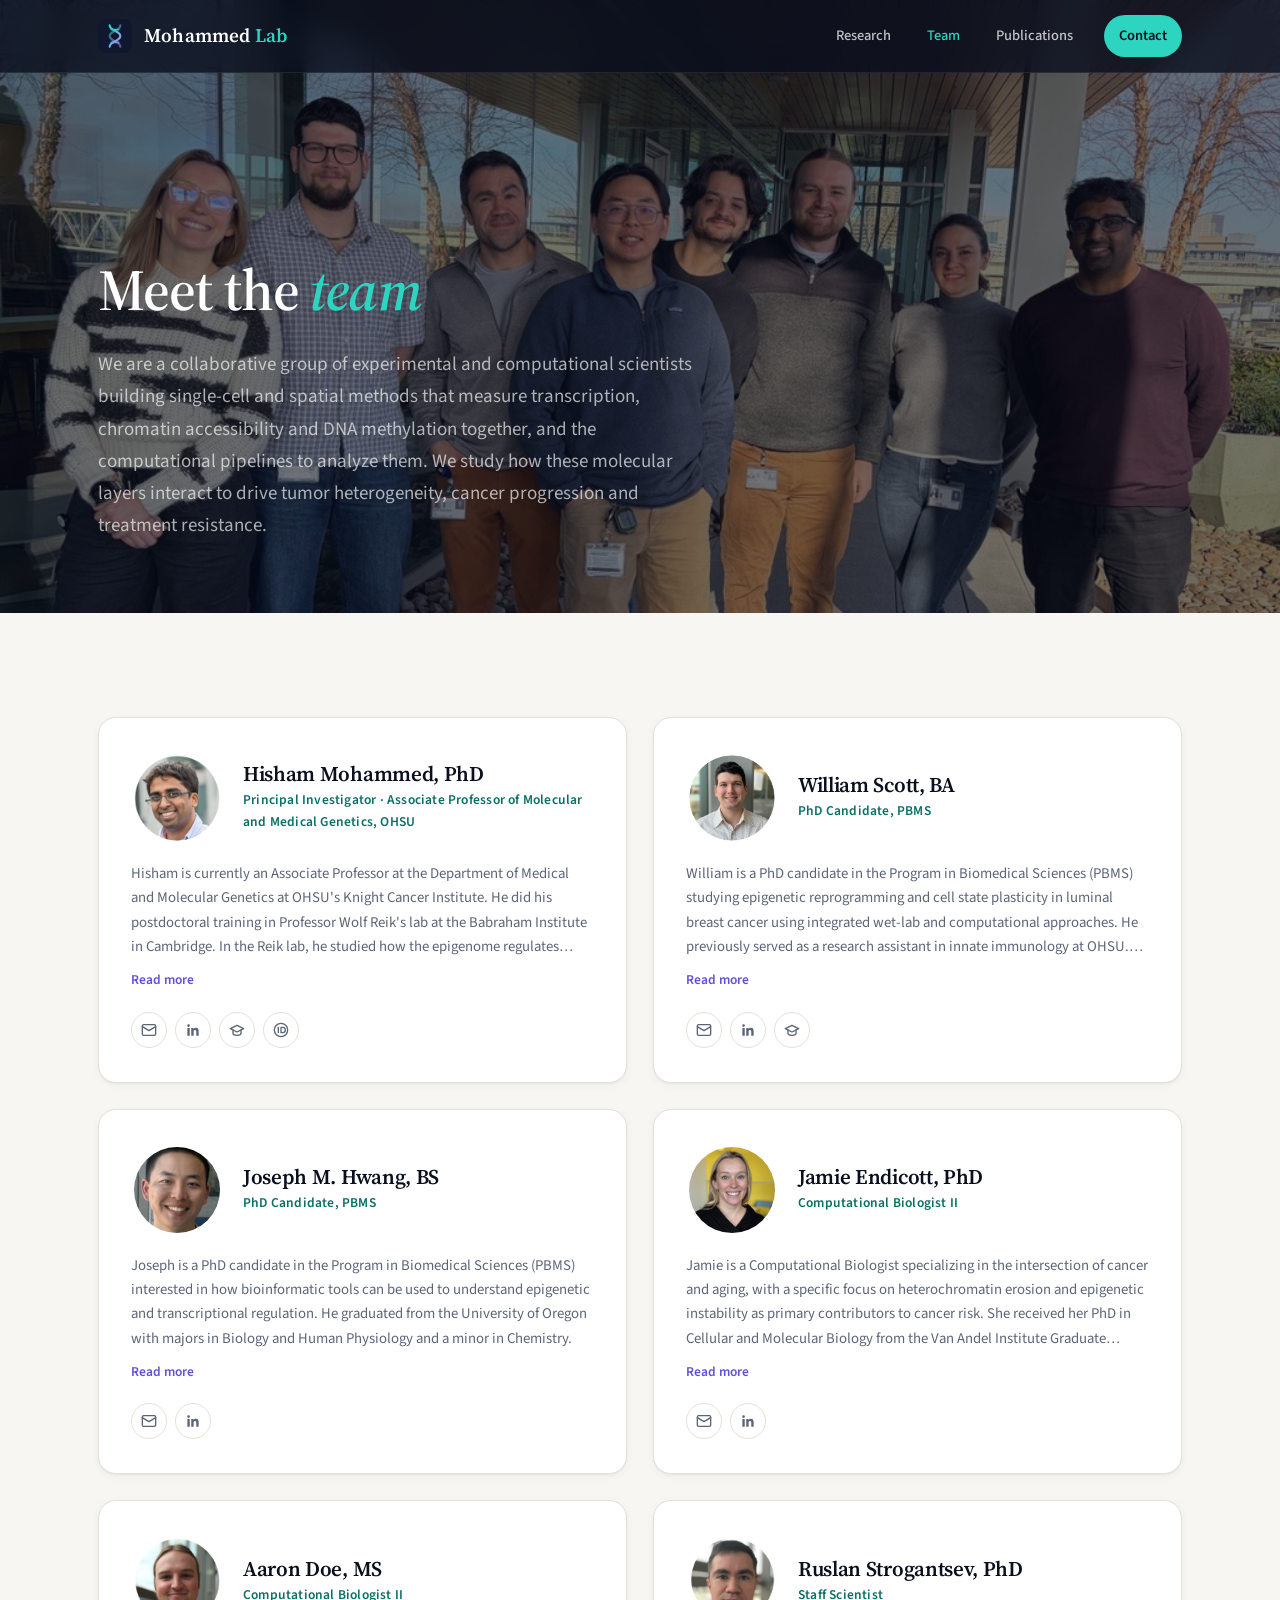
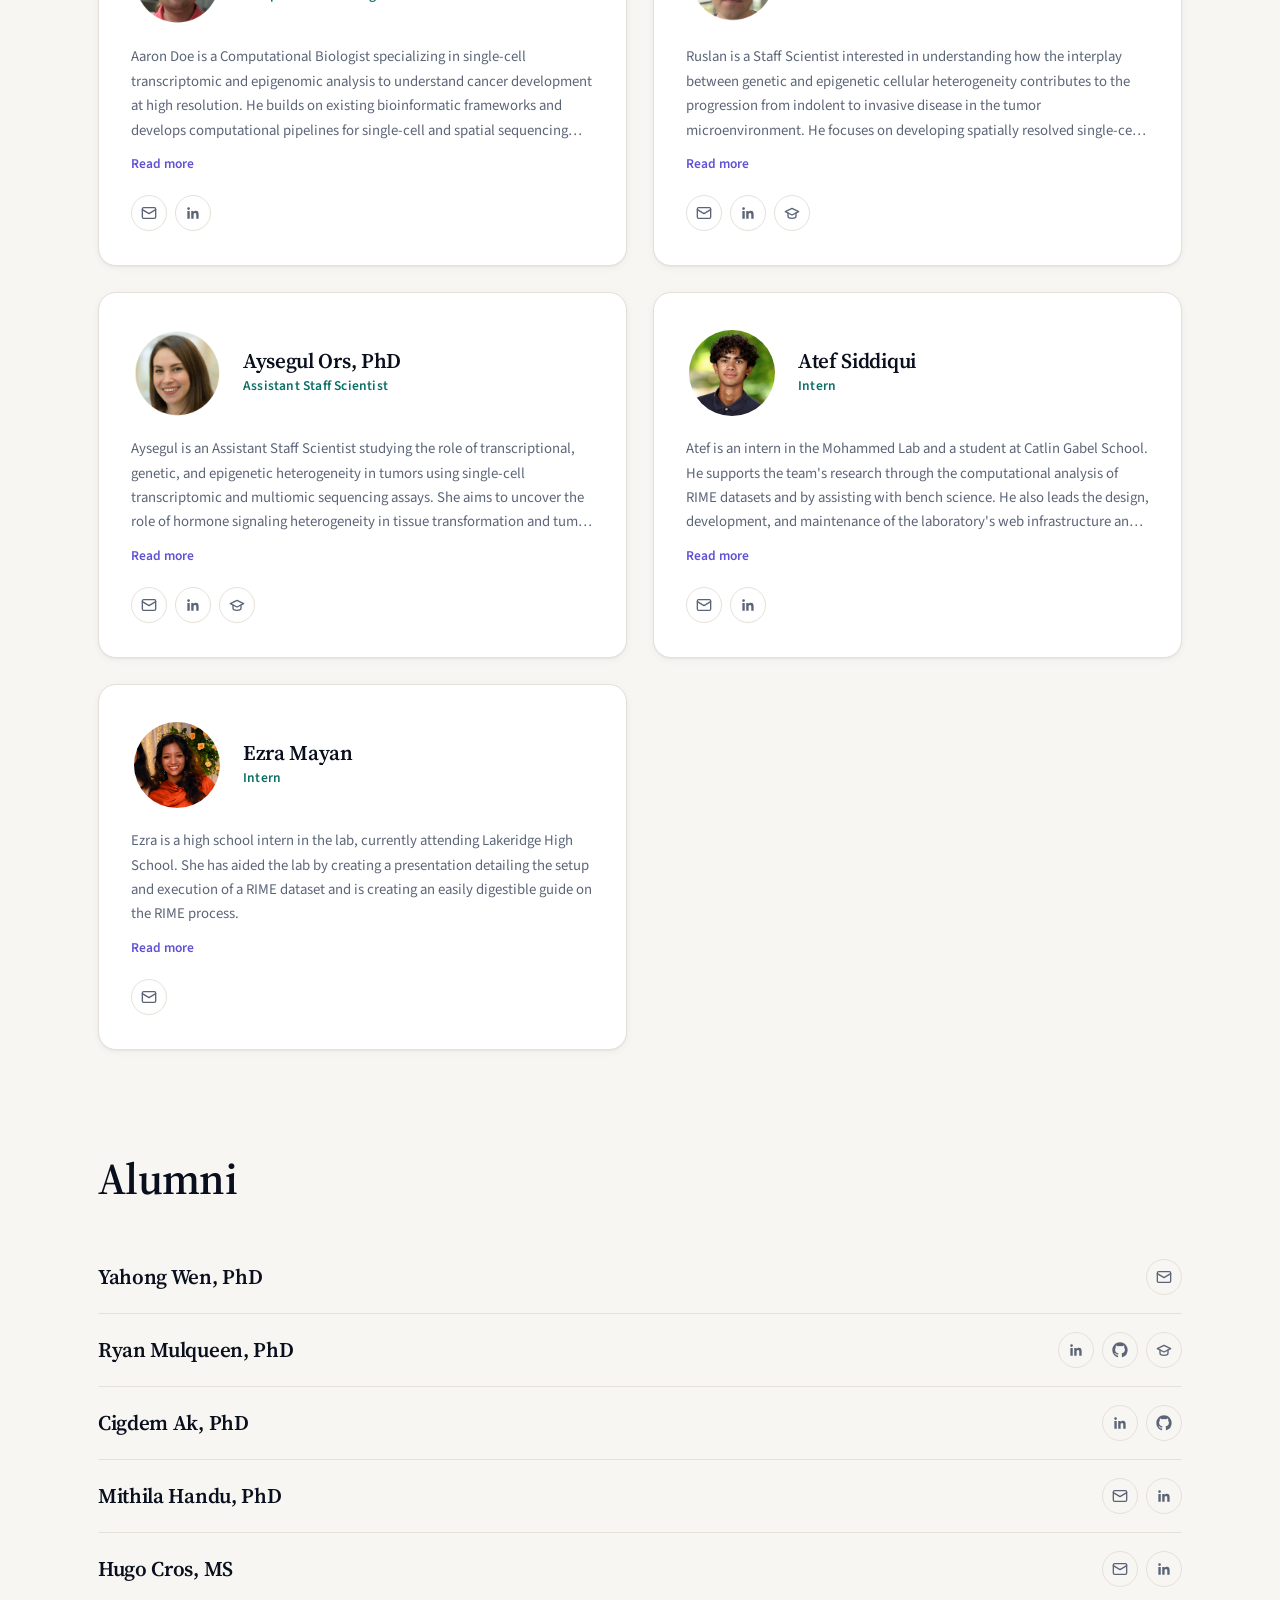
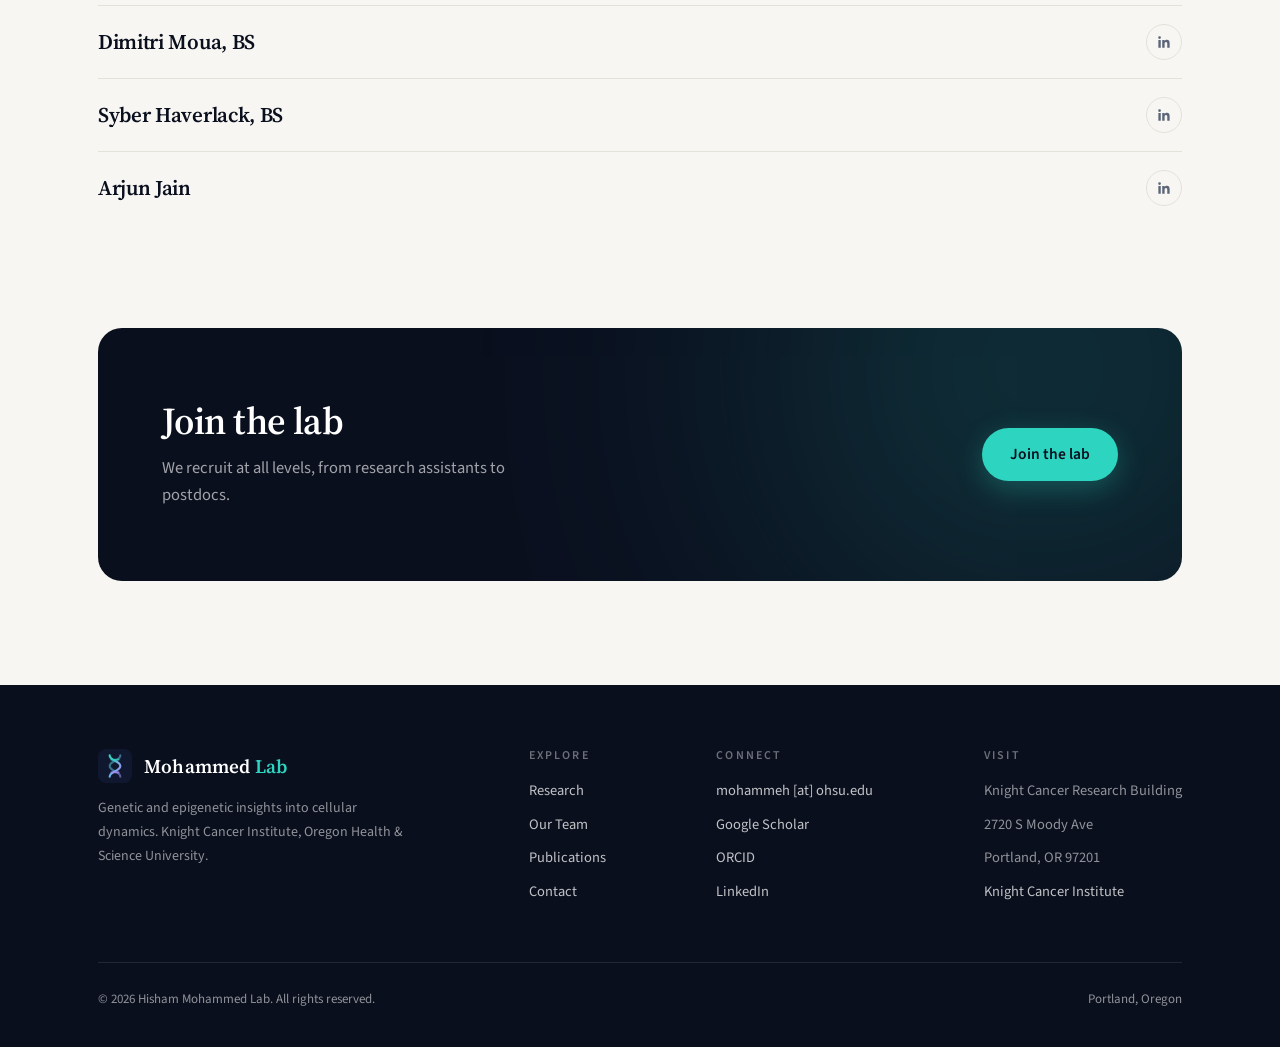
<file: team.html>
<!DOCTYPE html>
<html lang="en-US">
<head>
  <meta charset="UTF-8">
  <meta name="viewport" content="width=device-width, initial-scale=1">
  <title>Our Team | Hisham Mohammed Lab | OHSU</title>
  <meta name="description" content="Meet the scientists of the Mohammed Lab at OHSU Knight Cancer Institute: researchers in single-cell multiomics, proteomics, and computational biology studying hormone-driven cancers.">
  <link rel="icon" type="image/svg+xml" href="assets/favicon.svg">
  <link rel="preconnect" href="https://fonts.googleapis.com">
  <link rel="preconnect" href="https://fonts.gstatic.com" crossorigin>
  <link href="https://fonts.googleapis.com/css2?family=IBM+Plex+Mono:wght@500;600&family=Source+Sans+3:wght@400;500;600;700&family=Source+Serif+4:ital,opsz,wght@0,8..60,400;0,8..60,600;1,8..60,400&display=swap" rel="stylesheet">
  <script>document.documentElement.classList.add("js")</script>
  <link rel="stylesheet" href="css/style.css">
</head>
<body>

  <header class="nav" id="nav">
    <div class="container nav-inner">
      <a class="brand" href="index.html" aria-label="Mohammed Lab home">
        <svg class="brand-mark" viewBox="0 0 64 64" aria-hidden="true">
          <defs><linearGradient id="bg-g" x1="0" y1="0" x2="1" y2="1"><stop offset="0" stop-color="#2dd4bf"/><stop offset="1" stop-color="#a78bfa"/></linearGradient></defs>
          <rect width="64" height="64" rx="15" fill="#10182f"/>
          <path d="M22 12c0 10 20 10 20 20s-20 10-20 20" fill="none" stroke="url(#bg-g)" stroke-width="4" stroke-linecap="round"/>
          <path d="M42 12c0 10-20 10-20 20s20 10 20 20" fill="none" stroke="url(#bg-g)" stroke-width="4" stroke-linecap="round" opacity="0.55"/>
          <line x1="25" y1="20" x2="39" y2="20" stroke="#2dd4bf" stroke-width="3" stroke-linecap="round" opacity="0.8"/>
          <line x1="25" y1="44" x2="39" y2="44" stroke="#a78bfa" stroke-width="3" stroke-linecap="round" opacity="0.8"/>
        </svg>
        <span class="brand-name">Mohammed <span>Lab</span></span>
      </a>
      <button class="nav-toggle" aria-label="Toggle navigation" aria-expanded="false" aria-controls="primary-menu">
        <svg width="22" height="22" viewBox="0 0 24 24" fill="none" stroke="currentColor" stroke-width="2" stroke-linecap="round"><line x1="3" y1="6" x2="21" y2="6"/><line x1="3" y1="12" x2="21" y2="12"/><line x1="3" y1="18" x2="21" y2="18"/></svg>
      </button>
      <nav aria-label="Primary">
        <ul class="nav-links" id="primary-menu">
          <li><a href="research.html">Research</a></li>
          <li><a href="team.html" class="active">Team</a></li>
          <li><a href="publications.html">Publications</a></li>
          <li><a class="nav-cta" href="contact.html">Contact</a></li>
        </ul>
      </nav>
    </div>
  </header>

  <main>

    <section class="hero hero--sub hero--photo" style="background-image: url('assets/img/lab-group.jpg'); background-position: center 20%;">
      <div class="container hero-inner" style="padding-top: 258px; padding-bottom: 30px;">
        <h1>Meet the <em>team</em></h1>
        <p class="hero-sub">
          We are a collaborative group of experimental and computational scientists building single-cell and spatial methods that measure transcription, chromatin accessibility and DNA methylation together, and the computational pipelines to analyze them. We study how these molecular layers interact to drive tumor heterogeneity, cancer progression and treatment resistance.
        </p>
      </div>
    </section>

    <section class="section">
      <div class="container">
        <div class="team-grid">

          <!-- Hisham -->
          <article class="member reveal" id="hisham">
            <div class="member-top">
              <img class="member-photo" src="assets/img/team/hisham.png" alt="Hisham Mohammed" loading="lazy">
              <div>
                <h3 class="member-name">Hisham Mohammed, PhD</h3>
                <p class="member-role">Principal Investigator · Associate Professor of Molecular and Medical Genetics, OHSU</p>
              </div>
            </div>
            <p class="member-bio clamped">Hisham is currently an Associate Professor at the Department of Medical and Molecular Genetics at OHSU's Knight Cancer Institute. He did his postdoctoral training in Professor Wolf Reik's lab at the Babraham Institute in Cambridge. In the Reik lab, he studied how the epigenome regulates establishment of fundamental lineages in the embryo using single-cell approaches. He earned his PhD at the University of Cambridge in Professor Jason Carroll's lab, where he developed Rapid Immunoprecipitation Mass Spectrometry of Endogenous Proteins (RIME). Using RIME, he uncovered mechanisms regulating hormone receptors in cancer.</p>
            <button class="bio-toggle" aria-expanded="false">Read more</button>
            <div class="member-links">
              <a href="#" data-email="bW9oYW1tZWhAb2hzdS5lZHU=" aria-label="Email Hisham Mohammed"><svg viewBox="0 0 24 24" fill="none" stroke="currentColor" stroke-width="2" stroke-linecap="round" stroke-linejoin="round"><rect x="2" y="4" width="20" height="16" rx="2"/><path d="m22 7-10 6L2 7"/></svg></a>
              <a href="https://www.linkedin.com/in/hisham-mohammed-0a8848a2/" target="_blank" rel="noopener" aria-label="Hisham Mohammed on LinkedIn"><svg viewBox="0 0 24 24" fill="currentColor"><path d="M20.45 20.45h-3.55v-5.57c0-1.33-.03-3.04-1.85-3.04-1.86 0-2.14 1.45-2.14 2.94v5.67H9.35V9h3.41v1.56h.05c.48-.9 1.64-1.85 3.37-1.85 3.6 0 4.27 2.37 4.27 5.45v6.29zM5.34 7.43a2.06 2.06 0 1 1 0-4.12 2.06 2.06 0 0 1 0 4.12zM7.12 20.45H3.56V9h3.56v11.45z"/></svg></a>
              <a href="https://scholar.google.com/citations?user=4WJs_ocAAAAJ&amp;hl=en" target="_blank" rel="noopener" aria-label="Hisham Mohammed on Google Scholar"><svg viewBox="0 0 24 24" fill="none" stroke="currentColor" stroke-width="2" stroke-linecap="round" stroke-linejoin="round"><path d="M22 10 12 5 2 10l10 5 10-5z"/><path d="M6 12v5c0 1.7 2.7 3 6 3s6-1.3 6-3v-5"/></svg></a>
              <a href="https://orcid.org/0000-0003-0216-9881" target="_blank" rel="noopener" aria-label="Hisham Mohammed on ORCID"><svg viewBox="0 0 24 24" fill="none" stroke="currentColor" stroke-width="2" stroke-linecap="round" stroke-linejoin="round"><circle cx="12" cy="12" r="10"/><line x1="8" y1="8" x2="8" y2="16"/><path d="M12 8v8M12 8h2.5a4 4 0 0 1 0 8H12"/></svg></a>
            </div>
          </article>

          <!-- William -->
          <article class="member reveal">
            <div class="member-top">
              <img class="member-photo" src="assets/img/team/william.png" alt="William Scott" loading="lazy">
              <div>
                <h3 class="member-name">William Scott, BA</h3>
                <p class="member-role">PhD Candidate, PBMS</p>
              </div>
            </div>
            <p class="member-bio clamped">William is a PhD candidate in the Program in Biomedical Sciences (PBMS) studying epigenetic reprogramming and cell state plasticity in luminal breast cancer using integrated wet-lab and computational approaches. He previously served as a research assistant in innate immunology at OHSU. William earned his BA in Biology from Reed College in 2019. Outside the lab, he enjoys exploring the Pacific Northwest and competing in local cyclocross races.</p>
            <button class="bio-toggle" aria-expanded="false">Read more</button>
            <div class="member-links">
              <a href="#" data-email="c2NvdHR3aUBvaHN1LmVkdQ==" aria-label="Email William Scott"><svg viewBox="0 0 24 24" fill="none" stroke="currentColor" stroke-width="2" stroke-linecap="round" stroke-linejoin="round"><rect x="2" y="4" width="20" height="16" rx="2"/><path d="m22 7-10 6L2 7"/></svg></a>
              <a href="https://www.linkedin.com/in/william-scott-295b8268" target="_blank" rel="noopener" aria-label="William Scott on LinkedIn"><svg viewBox="0 0 24 24" fill="currentColor"><path d="M20.45 20.45h-3.55v-5.57c0-1.33-.03-3.04-1.85-3.04-1.86 0-2.14 1.45-2.14 2.94v5.67H9.35V9h3.41v1.56h.05c.48-.9 1.64-1.85 3.37-1.85 3.6 0 4.27 2.37 4.27 5.45v6.29zM5.34 7.43a2.06 2.06 0 1 1 0-4.12 2.06 2.06 0 0 1 0 4.12zM7.12 20.45H3.56V9h3.56v11.45z"/></svg></a>
              <a href="https://scholar.google.com/citations?user=R2V_O5oAAAAJ&amp;hl=en" target="_blank" rel="noopener" aria-label="William Scott on Google Scholar"><svg viewBox="0 0 24 24" fill="none" stroke="currentColor" stroke-width="2" stroke-linecap="round" stroke-linejoin="round"><path d="M22 10 12 5 2 10l10 5 10-5z"/><path d="M6 12v5c0 1.7 2.7 3 6 3s6-1.3 6-3v-5"/></svg></a>
            </div>
          </article>

          <!-- Joseph -->
          <article class="member reveal">
            <div class="member-top">
              <img class="member-photo" src="assets/img/team/joseph.png" alt="Joseph Hwang" loading="lazy">
              <div>
                <h3 class="member-name">Joseph M. Hwang, BS</h3>
                <p class="member-role">PhD Candidate, PBMS</p>
              </div>
            </div>
            <p class="member-bio clamped">Joseph is a PhD candidate in the Program in Biomedical Sciences (PBMS) interested in how bioinformatic tools can be used to understand epigenetic and transcriptional regulation. He graduated from the University of Oregon with majors in Biology and Human Physiology and a minor in Chemistry.</p>
            <button class="bio-toggle" aria-expanded="false">Read more</button>
            <div class="member-links">
              <a href="#" data-email="aHdhbmdqb0BvaHN1LmVkdQ==" aria-label="Email Joseph Hwang"><svg viewBox="0 0 24 24" fill="none" stroke="currentColor" stroke-width="2" stroke-linecap="round" stroke-linejoin="round"><rect x="2" y="4" width="20" height="16" rx="2"/><path d="m22 7-10 6L2 7"/></svg></a>
              <a href="https://www.linkedin.com/in/jhwang19/" target="_blank" rel="noopener" aria-label="Joseph Hwang on LinkedIn"><svg viewBox="0 0 24 24" fill="currentColor"><path d="M20.45 20.45h-3.55v-5.57c0-1.33-.03-3.04-1.85-3.04-1.86 0-2.14 1.45-2.14 2.94v5.67H9.35V9h3.41v1.56h.05c.48-.9 1.64-1.85 3.37-1.85 3.6 0 4.27 2.37 4.27 5.45v6.29zM5.34 7.43a2.06 2.06 0 1 1 0-4.12 2.06 2.06 0 0 1 0 4.12zM7.12 20.45H3.56V9h3.56v11.45z"/></svg></a>
            </div>
          </article>

          <!-- Jamie -->
          <article class="member reveal" id="endicott">
            <div class="member-top">
              <img class="member-photo" src="assets/img/team/jamie.jpg" alt="Jamie Endicott" loading="lazy">
              <div>
                <h3 class="member-name">Jamie Endicott, PhD</h3>
                <p class="member-role">Computational Biologist II</p>
              </div>
            </div>
            <p class="member-bio clamped">Jamie is a Computational Biologist specializing in the intersection of cancer and aging, with a specific focus on heterochromatin erosion and epigenetic instability as primary contributors to cancer risk. She received her PhD in Cellular and Molecular Biology from the Van Andel Institute Graduate School in 2022 in the laboratory of Dr. Peter W. Laird, where she developed and experimentally validated an "epigenetic clock" to estimate cell divisions. Following her doctoral studies, Jamie joined the biotechnology startup Altos Labs as a hybrid biological-computational scientist within the Institute of Computation, a group focused on modeling the biology of aging using traditional bioinformatic tools and machine learning techniques.</p>
            <button class="bio-toggle" aria-expanded="false">Read more</button>
            <div class="member-links">
              <a href="#" data-email="ZW5kaWNvdHRqQG9oc3UuZWR1" aria-label="Email Jamie Endicott"><svg viewBox="0 0 24 24" fill="none" stroke="currentColor" stroke-width="2" stroke-linecap="round" stroke-linejoin="round"><rect x="2" y="4" width="20" height="16" rx="2"/><path d="m22 7-10 6L2 7"/></svg></a>
              <a href="https://linkedin.com/in/jamie-endicott-92163193" target="_blank" rel="noopener" aria-label="Jamie Endicott on LinkedIn"><svg viewBox="0 0 24 24" fill="currentColor"><path d="M20.45 20.45h-3.55v-5.57c0-1.33-.03-3.04-1.85-3.04-1.86 0-2.14 1.45-2.14 2.94v5.67H9.35V9h3.41v1.56h.05c.48-.9 1.64-1.85 3.37-1.85 3.6 0 4.27 2.37 4.27 5.45v6.29zM5.34 7.43a2.06 2.06 0 1 1 0-4.12 2.06 2.06 0 0 1 0 4.12zM7.12 20.45H3.56V9h3.56v11.45z"/></svg></a>
            </div>
          </article>

          <!-- Aaron -->
          <article class="member reveal" id="doe">
            <div class="member-top">
              <img class="member-photo" src="assets/img/team/aaron.png" alt="Aaron Doe" loading="lazy">
              <div>
                <h3 class="member-name">Aaron Doe, MS</h3>
                <p class="member-role">Computational Biologist II</p>
              </div>
            </div>
            <p class="member-bio clamped">Aaron Doe is a Computational Biologist specializing in single-cell transcriptomic and epigenomic analysis to understand cancer development at high resolution. He builds on existing bioinformatic frameworks and develops computational pipelines for single-cell and spatial sequencing datasets. His analytical workflows are specifically designed to uncover intra-tumoral heterogeneity by analyzing molecular layers both individually (single-omics) and integratively (multi-omics). Aaron holds an MS in Bioinformatics from the University of Oregon.</p>
            <button class="bio-toggle" aria-expanded="false">Read more</button>
            <div class="member-links">
              <a href="#" data-email="ZG9lQG9oc3UuZWR1" aria-label="Email Aaron Doe"><svg viewBox="0 0 24 24" fill="none" stroke="currentColor" stroke-width="2" stroke-linecap="round" stroke-linejoin="round"><rect x="2" y="4" width="20" height="16" rx="2"/><path d="m22 7-10 6L2 7"/></svg></a>
              <a href="https://www.linkedin.com/in/aaron-doe-b65007173" target="_blank" rel="noopener" aria-label="Aaron Doe on LinkedIn"><svg viewBox="0 0 24 24" fill="currentColor"><path d="M20.45 20.45h-3.55v-5.57c0-1.33-.03-3.04-1.85-3.04-1.86 0-2.14 1.45-2.14 2.94v5.67H9.35V9h3.41v1.56h.05c.48-.9 1.64-1.85 3.37-1.85 3.6 0 4.27 2.37 4.27 5.45v6.29zM5.34 7.43a2.06 2.06 0 1 1 0-4.12 2.06 2.06 0 0 1 0 4.12zM7.12 20.45H3.56V9h3.56v11.45z"/></svg></a>
            </div>
          </article>

          <!-- Ruslan -->
          <article class="member reveal">
            <div class="member-top">
              <img class="member-photo" src="assets/img/team/ruslan.png" alt="Ruslan Strogantsev" loading="lazy">
              <div>
                <h3 class="member-name">Ruslan Strogantsev, PhD</h3>
                <p class="member-role">Staff Scientist</p>
              </div>
            </div>
            <p class="member-bio clamped">Ruslan is a Staff Scientist interested in understanding how the interplay between genetic and epigenetic cellular heterogeneity contributes to the progression from indolent to invasive disease in the tumor microenvironment. He focuses on developing spatially resolved single-cell technologies to study early breast cancer. He did his postdoctoral research at the University of Cambridge and obtained his PhD at the University of Glasgow.</p>
            <button class="bio-toggle" aria-expanded="false">Read more</button>
            <div class="member-links">
              <a href="#" data-email="c3Ryb2dhbnRAb2hzdS5lZHU=" aria-label="Email Ruslan Strogantsev"><svg viewBox="0 0 24 24" fill="none" stroke="currentColor" stroke-width="2" stroke-linecap="round" stroke-linejoin="round"><rect x="2" y="4" width="20" height="16" rx="2"/><path d="m22 7-10 6L2 7"/></svg></a>
              <a href="https://www.linkedin.com/in/ruslan-strogantsev-786580131/" target="_blank" rel="noopener" aria-label="Ruslan Strogantsev on LinkedIn"><svg viewBox="0 0 24 24" fill="currentColor"><path d="M20.45 20.45h-3.55v-5.57c0-1.33-.03-3.04-1.85-3.04-1.86 0-2.14 1.45-2.14 2.94v5.67H9.35V9h3.41v1.56h.05c.48-.9 1.64-1.85 3.37-1.85 3.6 0 4.27 2.37 4.27 5.45v6.29zM5.34 7.43a2.06 2.06 0 1 1 0-4.12 2.06 2.06 0 0 1 0 4.12zM7.12 20.45H3.56V9h3.56v11.45z"/></svg></a>
              <a href="https://scholar.google.com/citations?hl=en&amp;user=ZmBzGTwAAAAJ" target="_blank" rel="noopener" aria-label="Ruslan Strogantsev on Google Scholar"><svg viewBox="0 0 24 24" fill="none" stroke="currentColor" stroke-width="2" stroke-linecap="round" stroke-linejoin="round"><path d="M22 10 12 5 2 10l10 5 10-5z"/><path d="M6 12v5c0 1.7 2.7 3 6 3s6-1.3 6-3v-5"/></svg></a>
            </div>
          </article>

          <!-- Aysegul -->
          <article class="member reveal" id="ors">
            <div class="member-top">
              <img class="member-photo" src="assets/img/team/aysegul.png" alt="Aysegul Ors" loading="lazy">
              <div>
                <h3 class="member-name">Aysegul Ors, PhD</h3>
                <p class="member-role">Assistant Staff Scientist</p>
              </div>
            </div>
            <p class="member-bio clamped">Aysegul is an Assistant Staff Scientist studying the role of transcriptional, genetic, and epigenetic heterogeneity in tumors using single-cell transcriptomic and multiomic sequencing assays. She aims to uncover the role of hormone signaling heterogeneity in tissue transformation and tumor progression in breast cancer. She joined the lab as a postdoctoral scholar, where she defined estrogen-responsive transcriptional cell states in ER+ breast cancer. Aysegul pursued a joint PhD in Molecular Biology and Genetics at the Institute of Advanced Biosciences in Grenoble, France, and Bilkent University in Ankara, Turkey, studying the role of histone variants in the epigenetic regulation of transcription and mitosis. She holds a Bioengineering degree (BEng+MEng) from the University of Technology of Compiègne in France.</p>
            <button class="bio-toggle" aria-expanded="false">Read more</button>
            <div class="member-links">
              <a href="#" data-email="b3JzQG9oc3UuZWR1" aria-label="Email Aysegul Ors"><svg viewBox="0 0 24 24" fill="none" stroke="currentColor" stroke-width="2" stroke-linecap="round" stroke-linejoin="round"><rect x="2" y="4" width="20" height="16" rx="2"/><path d="m22 7-10 6L2 7"/></svg></a>
              <a href="https://www.linkedin.com/in/aysegulors" target="_blank" rel="noopener" aria-label="Aysegul Ors on LinkedIn"><svg viewBox="0 0 24 24" fill="currentColor"><path d="M20.45 20.45h-3.55v-5.57c0-1.33-.03-3.04-1.85-3.04-1.86 0-2.14 1.45-2.14 2.94v5.67H9.35V9h3.41v1.56h.05c.48-.9 1.64-1.85 3.37-1.85 3.6 0 4.27 2.37 4.27 5.45v6.29zM5.34 7.43a2.06 2.06 0 1 1 0-4.12 2.06 2.06 0 0 1 0 4.12zM7.12 20.45H3.56V9h3.56v11.45z"/></svg></a>
              <a href="https://scholar.google.com/citations?user=fd8LZkwAAAAJ&amp;hl=en" target="_blank" rel="noopener" aria-label="Aysegul Ors on Google Scholar"><svg viewBox="0 0 24 24" fill="none" stroke="currentColor" stroke-width="2" stroke-linecap="round" stroke-linejoin="round"><path d="M22 10 12 5 2 10l10 5 10-5z"/><path d="M6 12v5c0 1.7 2.7 3 6 3s6-1.3 6-3v-5"/></svg></a>
            </div>
          </article>

          <!-- Atef -->
          <article class="member reveal">
            <div class="member-top">
              <img class="member-photo" src="assets/img/team/atef.jpg" alt="Atef Siddiqui" loading="lazy">
              <div>
                <h3 class="member-name">Atef Siddiqui</h3>
                <p class="member-role">Intern</p>
              </div>
            </div>
            <p class="member-bio clamped">Atef is an intern in the Mohammed Lab and a student at Catlin Gabel School. He supports the team's research through the computational analysis of RIME datasets and by assisting with bench science. He also leads the design, development, and maintenance of the laboratory's web infrastructure and digital communications.</p>
            <button class="bio-toggle" aria-expanded="false">Read more</button>
            <div class="member-links">
              <a href="#" data-email="c2lkZGlxdWlhQGNhdGxpbi5lZHU=" aria-label="Email Atef Siddiqui"><svg viewBox="0 0 24 24" fill="none" stroke="currentColor" stroke-width="2" stroke-linecap="round" stroke-linejoin="round"><rect x="2" y="4" width="20" height="16" rx="2"/><path d="m22 7-10 6L2 7"/></svg></a>
              <a href="https://www.linkedin.com/in/atef-siddiqui/" target="_blank" rel="noopener" aria-label="Atef Siddiqui on LinkedIn"><svg viewBox="0 0 24 24" fill="currentColor"><path d="M20.45 20.45h-3.55v-5.57c0-1.33-.03-3.04-1.85-3.04-1.86 0-2.14 1.45-2.14 2.94v5.67H9.35V9h3.41v1.56h.05c.48-.9 1.64-1.85 3.37-1.85 3.6 0 4.27 2.37 4.27 5.45v6.29zM5.34 7.43a2.06 2.06 0 1 1 0-4.12 2.06 2.06 0 0 1 0 4.12zM7.12 20.45H3.56V9h3.56v11.45z"/></svg></a>
            </div>
          </article>

          <!-- Ezra -->
          <article class="member reveal">
            <div class="member-top">
              <img class="member-photo" src="assets/img/team/ezra.png" alt="Ezra Mayan" loading="lazy">
              <div>
                <h3 class="member-name">Ezra Mayan</h3>
                <p class="member-role">Intern</p>
              </div>
            </div>
            <p class="member-bio clamped">Ezra is a high school intern in the lab, currently attending Lakeridge High School. She has aided the lab by creating a presentation detailing the setup and execution of a RIME dataset and is creating an easily digestible guide on the RIME process.</p>
            <button class="bio-toggle" aria-expanded="false">Read more</button>
            <div class="member-links">
              <a href="#" data-email="ZXpyYW1heWFuQGdtYWlsLmNvbQ==" aria-label="Email Ezra Mayan"><svg viewBox="0 0 24 24" fill="none" stroke="currentColor" stroke-width="2" stroke-linecap="round" stroke-linejoin="round"><rect x="2" y="4" width="20" height="16" rx="2"/><path d="m22 7-10 6L2 7"/></svg></a>
            </div>
          </article>

        </div>
      </div>
    </section>

    <section class="section" style="padding-top:0;">
      <div class="container">
        <div class="section-head reveal">
          <h2 class="section-title">Alumni</h2>
        </div>

        <div class="alumni-list">

          <!-- Yahong -->
          <div class="alumni-row reveal">
            <h3 class="member-name">Yahong Wen, PhD</h3>
            <div class="member-links">
              <a href="#" data-email="d2VueUBvaHN1LmVkdQ==" aria-label="Email Yahong Wen"><svg viewBox="0 0 24 24" fill="none" stroke="currentColor" stroke-width="2" stroke-linecap="round" stroke-linejoin="round"><rect x="2" y="4" width="20" height="16" rx="2"/><path d="m22 7-10 6L2 7"/></svg></a>
            </div>
          </div>

          <!-- Ryan -->
          <div class="alumni-row reveal">
            <h3 class="member-name">Ryan Mulqueen, PhD</h3>
            <div class="member-links">
              <a href="https://www.linkedin.com/in/ryan-mulqueen-0b9360141/" target="_blank" rel="noopener" aria-label="Ryan Mulqueen on LinkedIn"><svg viewBox="0 0 24 24" fill="currentColor"><path d="M20.45 20.45h-3.55v-5.57c0-1.33-.03-3.04-1.85-3.04-1.86 0-2.14 1.45-2.14 2.94v5.67H9.35V9h3.41v1.56h.05c.48-.9 1.64-1.85 3.37-1.85 3.6 0 4.27 2.37 4.27 5.45v6.29zM5.34 7.43a2.06 2.06 0 1 1 0-4.12 2.06 2.06 0 0 1 0 4.12zM7.12 20.45H3.56V9h3.56v11.45z"/></svg></a>
              <a href="https://github.com/mulqueenr" target="_blank" rel="noopener" aria-label="Ryan Mulqueen on GitHub"><svg viewBox="0 0 24 24" fill="currentColor"><path d="M12 .5C5.65.5.5 5.65.5 12c0 5.08 3.29 9.39 7.86 10.91.58.1.79-.25.79-.55v-2.17c-3.2.7-3.87-1.36-3.87-1.36-.52-1.33-1.28-1.68-1.28-1.68-1.04-.71.08-.7.08-.7 1.15.08 1.76 1.18 1.76 1.18 1.03 1.76 2.7 1.25 3.35.96.1-.74.4-1.25.72-1.54-2.55-.29-5.23-1.28-5.23-5.68 0-1.26.45-2.28 1.18-3.09-.12-.29-.51-1.46.11-3.05 0 0 .96-.31 3.16 1.18a11 11 0 0 1 5.76 0c2.2-1.49 3.16-1.18 3.16-1.18.62 1.59.23 2.76.11 3.05.74.81 1.18 1.83 1.18 3.09 0 4.41-2.69 5.38-5.25 5.67.41.35.77 1.04.77 2.1v3.12c0 .3.21.66.8.55A11.51 11.51 0 0 0 23.5 12C23.5 5.65 18.35.5 12 .5z"/></svg></a>
              <a href="https://scholar.google.com/citations?user=jRGXpGoAAAAJ&amp;hl=en" target="_blank" rel="noopener" aria-label="Ryan Mulqueen on Google Scholar"><svg viewBox="0 0 24 24" fill="none" stroke="currentColor" stroke-width="2" stroke-linecap="round" stroke-linejoin="round"><path d="M22 10 12 5 2 10l10 5 10-5z"/><path d="M6 12v5c0 1.7 2.7 3 6 3s6-1.3 6-3v-5"/></svg></a>
            </div>
          </div>

          <!-- Cigdem -->
          <div class="alumni-row reveal">
            <h3 class="member-name">Cigdem Ak, PhD</h3>
            <div class="member-links">
              <a href="https://www.linkedin.com/in/cigdem-ak" target="_blank" rel="noopener" aria-label="Cigdem Ak on LinkedIn"><svg viewBox="0 0 24 24" fill="currentColor"><path d="M20.45 20.45h-3.55v-5.57c0-1.33-.03-3.04-1.85-3.04-1.86 0-2.14 1.45-2.14 2.94v5.67H9.35V9h3.41v1.56h.05c.48-.9 1.64-1.85 3.37-1.85 3.6 0 4.27 2.37 4.27 5.45v6.29zM5.34 7.43a2.06 2.06 0 1 1 0-4.12 2.06 2.06 0 0 1 0 4.12zM7.12 20.45H3.56V9h3.56v11.45z"/></svg></a>
              <a href="https://github.com/cigdemak" target="_blank" rel="noopener" aria-label="Cigdem Ak on GitHub"><svg viewBox="0 0 24 24" fill="currentColor"><path d="M12 .5C5.65.5.5 5.65.5 12c0 5.08 3.29 9.39 7.86 10.91.58.1.79-.25.79-.55v-2.17c-3.2.7-3.87-1.36-3.87-1.36-.52-1.33-1.28-1.68-1.28-1.68-1.04-.71.08-.7.08-.7 1.15.08 1.76 1.18 1.76 1.18 1.03 1.76 2.7 1.25 3.35.96.1-.74.4-1.25.72-1.54-2.55-.29-5.23-1.28-5.23-5.68 0-1.26.45-2.28 1.18-3.09-.12-.29-.51-1.46.11-3.05 0 0 .96-.31 3.16 1.18a11 11 0 0 1 5.76 0c2.2-1.49 3.16-1.18 3.16-1.18.62 1.59.23 2.76.11 3.05.74.81 1.18 1.83 1.18 3.09 0 4.41-2.69 5.38-5.25 5.67.41.35.77 1.04.77 2.1v3.12c0 .3.21.66.8.55A11.51 11.51 0 0 0 23.5 12C23.5 5.65 18.35.5 12 .5z"/></svg></a>
            </div>
          </div>

          <!-- Mithila -->
          <div class="alumni-row reveal">
            <h3 class="member-name">Mithila Handu, PhD</h3>
            <div class="member-links">
              <a href="#" data-email="aGFuZHVAb2hzdS5lZHU=" aria-label="Email Mithila Handu"><svg viewBox="0 0 24 24" fill="none" stroke="currentColor" stroke-width="2" stroke-linecap="round" stroke-linejoin="round"><rect x="2" y="4" width="20" height="16" rx="2"/><path d="m22 7-10 6L2 7"/></svg></a>
              <a href="https://www.linkedin.com/in/mithila-handu-2b013752/" target="_blank" rel="noopener" aria-label="Mithila Handu on LinkedIn"><svg viewBox="0 0 24 24" fill="currentColor"><path d="M20.45 20.45h-3.55v-5.57c0-1.33-.03-3.04-1.85-3.04-1.86 0-2.14 1.45-2.14 2.94v5.67H9.35V9h3.41v1.56h.05c.48-.9 1.64-1.85 3.37-1.85 3.6 0 4.27 2.37 4.27 5.45v6.29zM5.34 7.43a2.06 2.06 0 1 1 0-4.12 2.06 2.06 0 0 1 0 4.12zM7.12 20.45H3.56V9h3.56v11.45z"/></svg></a>
            </div>
          </div>

          <!-- Hugo -->
          <div class="alumni-row reveal" id="cros">
            <h3 class="member-name">Hugo Cros, MS</h3>
            <div class="member-links">
              <a href="#" data-email="Y3Jvc0BvaHN1LmVkdQ==" aria-label="Email Hugo Cros"><svg viewBox="0 0 24 24" fill="none" stroke="currentColor" stroke-width="2" stroke-linecap="round" stroke-linejoin="round"><rect x="2" y="4" width="20" height="16" rx="2"/><path d="m22 7-10 6L2 7"/></svg></a>
              <a href="https://fr.linkedin.com/in/hugo-cros/en" target="_blank" rel="noopener" aria-label="Hugo Cros on LinkedIn"><svg viewBox="0 0 24 24" fill="currentColor"><path d="M20.45 20.45h-3.55v-5.57c0-1.33-.03-3.04-1.85-3.04-1.86 0-2.14 1.45-2.14 2.94v5.67H9.35V9h3.41v1.56h.05c.48-.9 1.64-1.85 3.37-1.85 3.6 0 4.27 2.37 4.27 5.45v6.29zM5.34 7.43a2.06 2.06 0 1 1 0-4.12 2.06 2.06 0 0 1 0 4.12zM7.12 20.45H3.56V9h3.56v11.45z"/></svg></a>
            </div>
          </div>

          <!-- Dimitri -->
          <div class="alumni-row reveal">
            <h3 class="member-name">Dimitri Moua, BS</h3>
            <div class="member-links">
              <a href="https://www.linkedin.com/in/dimitri-moua-6b724623a" target="_blank" rel="noopener" aria-label="Dimitri Moua on LinkedIn"><svg viewBox="0 0 24 24" fill="currentColor"><path d="M20.45 20.45h-3.55v-5.57c0-1.33-.03-3.04-1.85-3.04-1.86 0-2.14 1.45-2.14 2.94v5.67H9.35V9h3.41v1.56h.05c.48-.9 1.64-1.85 3.37-1.85 3.6 0 4.27 2.37 4.27 5.45v6.29zM5.34 7.43a2.06 2.06 0 1 1 0-4.12 2.06 2.06 0 0 1 0 4.12zM7.12 20.45H3.56V9h3.56v11.45z"/></svg></a>
            </div>
          </div>

          <!-- Syber -->
          <div class="alumni-row reveal">
            <h3 class="member-name">Syber Haverlack, BS</h3>
            <div class="member-links">
              <a href="https://www.linkedin.com/in/mackenzie-haverlack-153078163" target="_blank" rel="noopener" aria-label="Syber Haverlack on LinkedIn"><svg viewBox="0 0 24 24" fill="currentColor"><path d="M20.45 20.45h-3.55v-5.57c0-1.33-.03-3.04-1.85-3.04-1.86 0-2.14 1.45-2.14 2.94v5.67H9.35V9h3.41v1.56h.05c.48-.9 1.64-1.85 3.37-1.85 3.6 0 4.27 2.37 4.27 5.45v6.29zM5.34 7.43a2.06 2.06 0 1 1 0-4.12 2.06 2.06 0 0 1 0 4.12zM7.12 20.45H3.56V9h3.56v11.45z"/></svg></a>
            </div>
          </div>

          <!-- Arjun -->
          <div class="alumni-row reveal">
            <h3 class="member-name">Arjun Jain</h3>
            <div class="member-links">
              <a href="https://www.linkedin.com/in/arjunpdx/" target="_blank" rel="noopener" aria-label="Arjun Jain on LinkedIn"><svg viewBox="0 0 24 24" fill="currentColor"><path d="M20.45 20.45h-3.55v-5.57c0-1.33-.03-3.04-1.85-3.04-1.86 0-2.14 1.45-2.14 2.94v5.67H9.35V9h3.41v1.56h.05c.48-.9 1.64-1.85 3.37-1.85 3.6 0 4.27 2.37 4.27 5.45v6.29zM5.34 7.43a2.06 2.06 0 1 1 0-4.12 2.06 2.06 0 0 1 0 4.12zM7.12 20.45H3.56V9h3.56v11.45z"/></svg></a>
            </div>
          </div>

        </div>
      </div>
    </section>

    <section class="section" style="padding-top:0;">
      <div class="container">
        <div class="cta-band reveal">
          <div>
            <h2>Join the lab</h2>
            <p>We recruit at all levels, from research assistants to postdocs.</p>
          </div>
          <a class="btn btn--primary" href="contact.html">Join the lab</a>
        </div>
      </div>
    </section>

  </main>

  <footer class="footer" style="margin-top:0;">
    <div class="container">
      <div class="footer-grid">
        <div class="footer-brand">
          <a class="brand" href="index.html">
            <svg class="brand-mark" viewBox="0 0 64 64" aria-hidden="true">
              <defs><linearGradient id="fg-g" x1="0" y1="0" x2="1" y2="1"><stop offset="0" stop-color="#2dd4bf"/><stop offset="1" stop-color="#a78bfa"/></linearGradient></defs>
              <rect width="64" height="64" rx="15" fill="#10182f"/>
              <path d="M22 12c0 10 20 10 20 20s-20 10-20 20" fill="none" stroke="url(#fg-g)" stroke-width="4" stroke-linecap="round"/>
              <path d="M42 12c0 10-20 10-20 20s20 10 20 20" fill="none" stroke="url(#fg-g)" stroke-width="4" stroke-linecap="round" opacity="0.55"/>
              <line x1="25" y1="20" x2="39" y2="20" stroke="#2dd4bf" stroke-width="3" stroke-linecap="round" opacity="0.8"/>
              <line x1="25" y1="44" x2="39" y2="44" stroke="#a78bfa" stroke-width="3" stroke-linecap="round" opacity="0.8"/>
            </svg>
            <span class="brand-name">Mohammed <span>Lab</span></span>
          </a>
          <p>Genetic and epigenetic insights into cellular dynamics. Knight Cancer Institute, Oregon Health & Science University.</p>
        </div>
        <div class="footer-col">
          <h2>Explore</h2>
          <ul>
            <li><a href="research.html">Research</a></li>
            <li><a href="team.html">Our Team</a></li>
            <li><a href="publications.html">Publications</a></li>
            <li><a href="contact.html">Contact</a></li>
          </ul>
        </div>
        <div class="footer-col">
          <h2>Connect</h2>
          <ul>
            <li><a href="#" data-email="bW9oYW1tZWhAb2hzdS5lZHU="><span class="js-email-text">mohammeh [at] ohsu.edu</span></a></li>
            <li><a href="https://scholar.google.com/citations?user=4WJs_ocAAAAJ&amp;hl=en" target="_blank" rel="noopener">Google Scholar</a></li>
            <li><a href="https://orcid.org/0000-0003-0216-9881" target="_blank" rel="noopener">ORCID</a></li>
            <li><a href="https://www.linkedin.com/in/hisham-mohammed-0a8848a2/" target="_blank" rel="noopener">LinkedIn</a></li>
          </ul>
        </div>
        <div class="footer-col">
          <h2>Visit</h2>
          <ul>
            <li>Knight Cancer Research Building</li>
            <li>2720 S Moody Ave</li>
            <li>Portland, OR 97201</li>
            <li><a href="https://www.ohsu.edu/knight-cancer-institute" target="_blank" rel="noopener">Knight Cancer Institute</a></li>
          </ul>
        </div>
      </div>
      <div class="footer-bottom">
        <span>© <span id="year">2026</span> Hisham Mohammed Lab. All rights reserved.</span>
        <span>Portland, Oregon</span>
      </div>
    </div>
  </footer>

  <script src="js/main.js"></script>
  <script src="js/email-obfuscate.js"></script>
</body>
</html>
</file>
<file: css/style.css>
/* ============================================================
   Mohammed Lab: design system
   Fonts: Source Serif 4 (display) · Source Sans 3 (body) · IBM Plex Mono (labels)
   ============================================================ */

:root {
  --ink: #0a0f1e;
  --ink-2: #10182f;
  --ink-3: #1a2440;
  --paper: #f7f6f2;
  --card: #ffffff;
  --text: #1c2436;
  --muted: #5c6578;
  --line: #e4e1d8;
  --teal: #0a6f66;
  --teal-bright: #2dd4bf;
  --violet: #7c6cf0;
  --violet-deep: #6052d6;
  --violet-bright: #a78bfa;
  --rose: #f472b6;
  --rose-deep: #be185d;
  --grad: var(--teal-bright);
  --radius: 18px;
  --shadow-sm: 0 1px 2px rgba(10, 15, 30, 0.05), 0 2px 10px rgba(10, 15, 30, 0.04);
  --shadow-md: 0 2px 6px rgba(10, 15, 30, 0.06), 0 14px 36px rgba(10, 15, 30, 0.09);
  --font-display: "Source Serif 4", Georgia, serif;
  --font-body: "Source Sans 3", -apple-system, BlinkMacSystemFont, "Segoe UI", sans-serif;
  --font-mono: "Source Sans 3", -apple-system, BlinkMacSystemFont, "Segoe UI", Arial, sans-serif;
}

* { margin: 0; padding: 0; box-sizing: border-box; }

html { scroll-behavior: smooth; scroll-padding-top: 92px; }

body {
  font-family: var(--font-body);
  font-size: 16.5px;
  line-height: 1.65;
  color: var(--text);
  background: var(--paper);
  -webkit-font-smoothing: antialiased;
  text-rendering: optimizeLegibility;
}

::selection { background: rgba(45, 212, 191, 0.3); }

img { max-width: 100%; display: block; }
a { color: var(--teal); text-decoration: none; }
a:hover { text-decoration: underline; text-underline-offset: 3px; }

.container { max-width: 1140px; margin: 0 auto; padding: 0 28px; }
.container--narrow { max-width: 880px; }
.container--wide { max-width: 1440px; }

/* ---------- typography ---------- */

h1, h2, h3 { font-family: var(--font-display); font-weight: 600; line-height: 1.12; letter-spacing: -0.015em; color: var(--ink); }

em { font-family: var(--font-display); font-style: italic; }

.eyebrow {
  font-family: var(--font-mono);
  font-size: 12.5px;
  font-weight: 500;
  letter-spacing: 0.22em;
  text-transform: uppercase;
  color: var(--teal);
  display: flex;
  align-items: center;
  gap: 12px;
  margin-bottom: 18px;
}
.eyebrow::before { content: ""; width: 34px; height: 1.5px; background: var(--grad); flex: none; }

.section-title { font-size: clamp(30px, 4.2vw, 44px); margin-bottom: 16px; }
.section-title-link { text-decoration: none; color: inherit; }
.section-title-link:hover .section-title { text-decoration: underline; text-decoration-color: var(--accent, currentColor); }
.area-card-link { text-decoration: none; color: inherit; }
.area-card-link:hover h3 { text-decoration: underline; text-decoration-color: var(--accent, currentColor); }
.section-lede { font-size: 18.5px; color: var(--muted); max-width: 640px; }

/* ---------- nav ---------- */

.nav {
  position: fixed;
  inset: 0 0 auto 0;
  z-index: 100;
  background: rgba(10, 15, 30, 0.78);
  -webkit-backdrop-filter: blur(14px);
  backdrop-filter: blur(14px);
  border-bottom: 1px solid rgba(255, 255, 255, 0.08);
  transition: background 0.3s ease;
}
.nav--light {
  background: rgba(247, 246, 242, 0.82);
  border-bottom: 1px solid var(--line);
}

.nav-inner { display: flex; align-items: center; justify-content: space-between; height: 72px; }

.brand { display: flex; align-items: center; gap: 12px; text-decoration: none !important; }
.brand-mark { width: 34px; height: 34px; flex: none; }
.brand-name { font-family: var(--font-display); font-size: 19px; font-weight: 600; color: #fff; letter-spacing: 0.01em; }
.brand-name span { color: var(--teal-bright); }
.nav--light .brand-name { color: var(--ink); }
.nav--light .brand-name span { color: var(--teal); }

.nav-links { display: flex; align-items: center; gap: 6px; list-style: none; }
.nav-links a {
  display: block;
  padding: 9px 15px;
  font-size: 14.5px;
  font-weight: 500;
  color: rgba(255, 255, 255, 0.75);
  border-radius: 99px;
  text-decoration: none !important;
  transition: color 0.18s, background 0.18s;
}
.nav-links a:hover { color: #fff; background: rgba(255, 255, 255, 0.08); }
.nav-links a.active { color: var(--teal-bright); }
.nav--light .nav-links a { color: var(--muted); }
.nav--light .nav-links a:hover { color: var(--ink); background: rgba(10, 15, 30, 0.05); }
.nav--light .nav-links a.active { color: var(--teal); }

.nav-links a.nav-cta {
  margin-left: 10px;
  color: var(--ink) !important;
  background: var(--grad) !important;
  font-weight: 600;
}
.nav-links a.nav-cta:hover { filter: brightness(1.07); }

.nav-toggle {
  display: none;
  background: none;
  border: 0;
  width: 44px;
  height: 44px;
  cursor: pointer;
  color: #fff;
}
.nav--light .nav-toggle { color: var(--ink); }

@media (max-width: 820px) {
  .nav-toggle { display: grid; place-items: center; }
  .nav-links {
    position: absolute;
    top: 72px;
    left: 0;
    right: 0;
    flex-direction: column;
    align-items: stretch;
    gap: 2px;
    padding: 14px 20px 22px;
    background: rgba(10, 15, 30, 0.97);
    border-bottom: 1px solid rgba(255, 255, 255, 0.08);
    display: none;
  }
  .nav--light .nav-links { background: rgba(247, 246, 242, 0.98); border-bottom: 1px solid var(--line); }
  .nav-links.open { display: flex; }
  .nav-links a { padding: 13px 16px; font-size: 16px; }
  .nav-links a.nav-cta { margin: 10px 0 0; text-align: center; }
}

/* ---------- hero (dark) ---------- */

.hero {
  position: relative;
  background: var(--ink);
  color: #fff;
  overflow: hidden;
}
.hero::after {
  content: "";
  position: absolute;
  inset: auto 0 0 0;
  height: 140px;
  background: none;
  pointer-events: none;
}
.hero--home::after { background: none; }

.hero-canvas { position: absolute; inset: 0; width: 100%; height: 100%; }

.hero-glow {
  position: absolute;
  width: 720px;
  height: 720px;
  border-radius: 50%;
  filter: blur(130px);
  opacity: 0.22;
  pointer-events: none;
}
.hero-glow--teal { background: var(--teal-bright); top: -280px; right: -160px; }
.hero-glow--violet { background: var(--violet); bottom: -340px; left: -200px; }

.hero-inner {
  position: relative;
  z-index: 2;
  padding: 196px 28px 150px;
}
.hero--sub .hero-inner { padding: 168px 28px 96px; }

.hero .eyebrow { color: var(--teal-bright); }

.hero h1 {
  color: #fff;
  font-size: clamp(40px, 6.4vw, 76px);
  max-width: 17ch;
  margin-bottom: 26px;
}
.hero--sub h1 { font-size: clamp(36px, 5vw, 58px); }

.hero h1 em {
  font-style: italic;
  color: var(--teal-bright);
}

.hero-sub {
  font-size: 19px;
  line-height: 1.7;
  color: rgba(255, 255, 255, 0.66);
  max-width: 600px;
  margin-bottom: 40px;
}

.hero-actions { display: flex; flex-wrap: wrap; gap: 14px; }

/* ---------- buttons ---------- */

.btn {
  display: inline-flex;
  align-items: center;
  gap: 9px;
  padding: 14px 28px;
  border-radius: 99px;
  font-size: 15.5px;
  font-weight: 600;
  font-family: var(--font-body);
  cursor: pointer;
  border: 0;
  text-decoration: none !important;
  transition: transform 0.18s ease, box-shadow 0.18s ease, filter 0.18s ease;
}
.btn svg { width: 17px; height: 17px; flex: none; }
.btn:hover { transform: translateY(-2px); }

.btn--primary { background: var(--grad); color: var(--ink); box-shadow: 0 8px 28px rgba(45, 212, 191, 0.28); }
.btn--primary:hover { filter: brightness(1.06); }

.btn--ghost { background: rgba(255, 255, 255, 0.07); color: #fff; border: 1px solid rgba(255, 255, 255, 0.22); }
.btn--ghost:hover { background: rgba(255, 255, 255, 0.13); }

.btn--dark { background: var(--ink); color: #fff; }
.btn--dark:hover { background: var(--ink-3); }

.btn--outline { background: transparent; color: var(--ink); border: 1.5px solid var(--ink); }
.btn--outline:hover { background: var(--ink); color: #fff; }

/* ---------- stats band ---------- */

.stats {
  position: relative;
  z-index: 3;
  margin-top: -64px;
}
.stats-grid {
  display: grid;
  grid-template-columns: repeat(4, 1fr);
  background: var(--card);
  border-radius: var(--radius);
  border: 1px solid var(--line);
  box-shadow: var(--shadow-md);
  overflow: hidden;
}
.stat {
  padding: 30px 26px;
  border-left: 1px solid var(--line);
}
.stat:first-child { border-left: 0; }
.stat-num {
  font-family: var(--font-display);
  font-size: 38px;
  font-weight: 600;
  color: var(--ink);
  line-height: 1.1;
}
.stat-num span { color: var(--teal); }
.stat-label { font-size: 13.5px; color: var(--muted); margin-top: 5px; }

@media (max-width: 820px) {
  .stats-grid { grid-template-columns: 1fr 1fr; }
  .stat:nth-child(odd) { border-left: 0; }
  .stat:nth-child(n + 3) { border-top: 1px solid var(--line); }
}

/* ---------- sections ---------- */

.section { padding: 104px 0; }
.section--tight { padding: 84px 0; }
.section-head { margin-bottom: 56px; }

.section--dark { background: var(--ink); color: rgba(255, 255, 255, 0.72); }
.section--dark h2, .section--dark h3 { color: #fff; }
.section--dark .eyebrow { color: var(--teal-bright); }
.section--dark .section-lede { color: rgba(255, 255, 255, 0.6); }

/* ---------- research pillars ---------- */

.pillars { display: grid; grid-template-columns: repeat(3, 1fr); gap: 22px; }
@media (max-width: 900px) { .pillars { grid-template-columns: 1fr; } }

.pillar-card {
  position: relative;
  background: var(--card);
  border: 1px solid var(--line);
  border-radius: var(--radius);
  padding: 34px 30px;
  box-shadow: var(--shadow-sm);
  transition: transform 0.25s ease, box-shadow 0.25s ease;
  overflow: hidden;
}
.pillar-card:hover { transform: translateY(-6px); box-shadow: var(--shadow-md); }
.pillar-card::before {
  content: "";
  position: absolute;
  top: -60px;
  right: -60px;
  width: 160px;
  height: 160px;
  border-radius: 50%;
  background: radial-gradient(circle, var(--pillar-accent, var(--teal-bright)) 0%, transparent 70%);
  opacity: 0.14;
  pointer-events: none;
}
.pillar-card-link { display: block; text-decoration: none; color: inherit; }
.pillar-card-link:hover h3 { text-decoration: underline; text-decoration-color: var(--pillar-accent, currentColor); text-underline-offset: 4px; }

.pillar-card--teal   { --pillar-accent: var(--teal-bright); }
.pillar-card--violet { --pillar-accent: var(--violet-bright); }
.pillar-card--rose   { --pillar-accent: var(--rose); }

.pillar-icon {
  position: relative;
  display: inline-flex;
  align-items: center;
  justify-content: center;
  width: 50px;
  height: 50px;
  border-radius: 14px;
  margin-bottom: 20px;
  background: rgba(0, 0, 0, 0.06);
}
.pillar-card--teal .pillar-icon { color: var(--teal); background: rgba(10, 111, 102, 0.13); }
.pillar-card--violet .pillar-icon { color: var(--violet-deep); background: rgba(96, 82, 214, 0.13); }
.pillar-card--rose .pillar-icon { color: var(--rose-deep); background: rgba(190, 24, 93, 0.13); }
.pillar-icon svg { width: 25px; height: 25px; }

.pillar-card h3 { position: relative; font-size: 21px; line-height: 1.3; margin-bottom: 12px; }
.pillar-card p { position: relative; color: var(--muted); font-size: 15px; }
.pillar-refs { position: relative; margin-top: 20px; padding-top: 16px; border-top: 1px dashed var(--line); font-size: 13.5px; color: var(--muted); }
.pillar-refs a { font-weight: 500; }

/* ---------- technology cards ---------- */

.tech-grid { display: grid; grid-template-columns: repeat(3, 1fr); gap: 24px; }
@media (max-width: 940px) { .tech-grid { grid-template-columns: 1fr; } }

.tech-card {
  background: var(--ink-2);
  border: 1px solid rgba(255, 255, 255, 0.09);
  border-radius: var(--radius);
  padding: 34px 30px;
  transition: transform 0.25s ease, border-color 0.25s ease;
}
.tech-card:hover { transform: translateY(-4px); border-color: rgba(45, 212, 191, 0.45); }
.tech-abbr {
  display: inline-block;
  font-family: var(--font-mono);
  font-size: 13px;
  font-weight: 600;
  letter-spacing: 0.08em;
  color: var(--ink);
  background: var(--grad);
  padding: 5px 13px;
  border-radius: 99px;
  margin-bottom: 18px;
}
.tech-card h3 { font-size: 19.5px; color: #fff; margin-bottom: 10px; line-height: 1.35; }
.tech-card p { font-size: 14.5px; color: rgba(255, 255, 255, 0.58); }
.tech-card .tech-link { display: inline-flex; align-items: center; gap: 7px; margin-top: 18px; font-size: 14px; font-weight: 600; color: var(--teal-bright); }
.tech-card .tech-link svg { width: 14px; height: 14px; transition: transform 0.18s; }
.tech-card .tech-link:hover svg { transform: translateX(3px); }

/* ---------- featured publications (home) ---------- */

.featured-pubs { display: grid; grid-template-columns: 1fr 1fr; gap: 22px; }
@media (max-width: 820px) { .featured-pubs { grid-template-columns: 1fr; } }

.fpub {
  display: flex;
  flex-direction: column;
  background: var(--card);
  border: 1px solid var(--line);
  border-radius: var(--radius);
  padding: 30px 30px 26px;
  box-shadow: var(--shadow-sm);
  text-decoration: none !important;
  transition: transform 0.25s ease, box-shadow 0.25s ease;
}
.fpub:hover { transform: translateY(-4px); box-shadow: var(--shadow-md); }
.fpub-meta { display: flex; align-items: center; gap: 10px; margin-bottom: 14px; }
.fpub-journal {
  font-family: var(--font-mono);
  font-size: 12px;
  font-weight: 600;
  letter-spacing: 0.06em;
  color: var(--teal);
  background: rgba(13, 148, 136, 0.09);
  border: 1px solid rgba(13, 148, 136, 0.22);
  padding: 4px 11px;
  border-radius: 99px;
}
.fpub-year { font-family: var(--font-mono); font-size: 12.5px; color: var(--muted); }
.fpub h3 { font-size: 19px; line-height: 1.4; margin-bottom: 10px; }
.fpub p { font-size: 14px; color: var(--muted); margin-top: auto; }

/* ---------- team ---------- */

.team-grid { display: grid; grid-template-columns: repeat(2, 1fr); gap: 26px; }
@media (max-width: 880px) {
  .team-grid { grid-template-columns: 1fr; }
  .member-top { align-items: flex-start; }
}

.member {
  background: var(--card);
  border: 1px solid var(--line);
  border-radius: var(--radius);
  padding: 34px 32px;
  box-shadow: var(--shadow-sm);
  transition: transform 0.25s ease, box-shadow 0.25s ease;
}
.member:hover { transform: translateY(-3px); box-shadow: var(--shadow-md); }

.member-top { display: flex; align-items: center; gap: 20px; margin-bottom: 18px; }
.member-photo {
  width: 92px;
  height: 92px;
  flex: none;
  border-radius: 50%;
  object-fit: cover;
  background: #e9e6dd;
  border: 3px solid #fff;
  outline: 2.5px solid transparent;
  outline-offset: 2px;
  transition: outline-color 0.25s ease;
}
.member:hover .member-photo { outline-color: var(--teal-bright); }
.member-name { font-size: 21px; margin-bottom: 3px; }
.member-role { font-size: 13.5px; color: var(--teal); font-weight: 600; letter-spacing: 0.015em; }

.member-bio { font-size: 14.8px; color: var(--muted); }
.member-bio.clamped {
  display: -webkit-box;
  -webkit-line-clamp: 4;
  -webkit-box-orient: vertical;
  overflow: hidden;
}
.bio-toggle {
  margin-top: 10px;
  background: none;
  border: 0;
  padding: 0;
  font: inherit;
  font-size: 13.5px;
  font-weight: 600;
  color: var(--violet-deep);
  cursor: pointer;
}
.bio-toggle:hover { text-decoration: underline; text-underline-offset: 3px; }

.member-links { display: flex; gap: 8px; margin-top: 18px; }

.alumni-list { display: flex; flex-direction: column; }
.alumni-row {
  display: flex;
  align-items: center;
  justify-content: space-between;
  gap: 14px;
  flex-wrap: wrap;
  padding: 18px 0;
  border-bottom: 1px solid var(--line);
}
.alumni-row:first-child { padding-top: 0; }
.alumni-row:last-child { border-bottom: none; }
.alumni-row .member-name { margin-bottom: 0; }
.alumni-row .member-links { margin-top: 0; }

.member-links a {
  display: grid;
  place-items: center;
  width: 36px;
  height: 36px;
  border-radius: 50%;
  border: 1px solid var(--line);
  color: var(--muted);
  transition: color 0.18s, border-color 0.18s, background 0.18s, transform 0.18s;
}
.member-links a:hover { color: var(--teal); border-color: var(--teal); background: rgba(13, 148, 136, 0.06); transform: translateY(-2px); }
.member-links svg { width: 16px; height: 16px; }


/* ---------- publications page ---------- */

.pub-tools {
  display: flex;
  flex-wrap: wrap;
  align-items: center;
  gap: 14px;
  margin-bottom: 26px;
}
.pub-search {
  flex: 1 1 100%;
  min-width: 240px;
  position: relative;
}
.pub-search svg {
  position: absolute;
  left: 17px;
  top: 50%;
  translate: 0 -50%;
  width: 17px;
  height: 17px;
  color: var(--muted);
  pointer-events: none;
}
.pub-search input {
  width: 100%;
  padding: 14px 20px 14px 46px;
  font: inherit;
  font-size: 15.5px;
  color: var(--text);
  background: var(--card);
  border: 1px solid var(--line);
  border-radius: 99px;
  outline: none;
  transition: border-color 0.18s, box-shadow 0.18s;
}
.pub-search input:focus { border-color: var(--teal); box-shadow: 0 0 0 3.5px rgba(13, 148, 136, 0.14); }

/* technology / research-area filter dropdown */
.pub-filter { position: relative; flex: 0 0 auto; }
.pub-filter-btn {
  display: inline-flex;
  align-items: center;
  gap: 9px;
  font: inherit;
  font-size: 14.5px;
  font-weight: 550;
  color: var(--text);
  background: var(--card);
  border: 1px solid var(--line);
  border-radius: 99px;
  padding: 13px 20px;
  cursor: pointer;
  white-space: nowrap;
  transition: border-color 0.16s, color 0.16s, box-shadow 0.16s;
}
.pub-filter-btn:hover { border-color: var(--teal); color: var(--teal); }
.pub-filter-btn.is-open { border-color: var(--teal); box-shadow: 0 0 0 3.5px rgba(13, 148, 136, 0.14); }
.pub-filter-icon { width: 16px; height: 16px; color: var(--muted); }
.pub-filter-btn:hover .pub-filter-icon, .pub-filter-btn.is-open .pub-filter-icon { color: var(--teal); }
.pub-filter-caret { width: 15px; height: 15px; color: var(--muted); transition: transform 0.18s; }
.pub-filter-btn.is-open .pub-filter-caret { transform: rotate(180deg); }
.pub-filter-badge {
  display: inline-grid;
  place-items: center;
  min-width: 19px;
  height: 19px;
  padding: 0 6px;
  font-family: var(--font-mono);
  font-size: 11px;
  font-weight: 600;
  color: #fff;
  background: var(--teal);
  border-radius: 99px;
}

.pub-filter-panel {
  position: absolute;
  z-index: 40;
  top: calc(100% + 10px);
  right: 0;
  width: min(540px, calc(100vw - 40px));
  max-height: min(64vh, 460px);
  overflow-y: auto;
  text-align: left;
  background: var(--card);
  border: 1px solid var(--line);
  border-radius: 16px;
  box-shadow: var(--shadow-md);
  padding: 6px 22px 20px;
}
.pub-panel-head {
  position: sticky;
  top: 0;
  z-index: 1;
  display: flex;
  align-items: baseline;
  justify-content: space-between;
  gap: 12px;
  background: var(--card);
  padding: 16px 0 4px;
  margin-bottom: 6px;
  font-size: 13px;
  font-weight: 600;
  color: var(--ink);
}
.pub-panel-reset {
  font: inherit;
  font-size: 12.5px;
  font-weight: 600;
  color: var(--teal);
  background: none;
  border: 0;
  padding: 0;
  cursor: pointer;
}
.pub-panel-reset:hover { text-decoration: underline; }

.pub-filter-group { margin-top: 16px; }
.pub-filter-label {
  display: block;
  font-family: var(--font-mono);
  font-size: 10.5px;
  font-weight: 600;
  letter-spacing: 0.08em;
  text-transform: uppercase;
  color: var(--muted);
  margin-bottom: 9px;
}
.pub-filter-tags { display: flex; flex-wrap: wrap; gap: 7px; }
.pub-chip {
  display: inline-flex;
  align-items: center;
  gap: 7px;
  font: inherit;
  font-size: 13px;
  font-weight: 500;
  color: var(--muted);
  background: var(--card);
  border: 1px solid var(--line);
  border-radius: 99px;
  padding: 6px 13px;
  cursor: pointer;
  transition: color 0.16s, border-color 0.16s, background 0.16s;
}
.pub-chip:hover { color: var(--teal); border-color: var(--teal); }
.pub-chip-n {
  font-family: var(--font-mono);
  font-size: 10.5px;
  font-weight: 600;
  color: var(--muted);
  background: rgba(10, 15, 30, 0.05);
  border-radius: 99px;
  padding: 1px 6px;
}
.pub-chip.is-on {
  color: #fff;
  background: var(--teal);
  border-color: var(--teal);
}
.pub-chip.is-on .pub-chip-n { color: #fff; background: rgba(255, 255, 255, 0.22); }
.pub-chip.is-muted:not(.is-on) { opacity: 0.4; }

/* active filters, shown while the panel is closed */
.pub-active {
  display: flex;
  flex-wrap: wrap;
  align-items: center;
  gap: 8px;
  margin: 0 0 26px;
}
.pub-active-label {
  font-family: var(--font-mono);
  font-size: 10.5px;
  font-weight: 600;
  letter-spacing: 0.08em;
  text-transform: uppercase;
  color: var(--muted);
}
.pub-active-chip {
  display: inline-flex;
  align-items: center;
  gap: 7px;
  font: inherit;
  font-size: 13px;
  font-weight: 500;
  color: #fff;
  background: var(--teal);
  border: 1px solid var(--teal);
  border-radius: 99px;
  padding: 5px 12px;
  cursor: pointer;
}
.pub-active-chip .pub-x { width: 11px; height: 11px; opacity: 0.75; }
.pub-active-chip:hover .pub-x { opacity: 1; }
.pub-active-clear {
  font: inherit;
  font-size: 12.5px;
  font-weight: 600;
  color: var(--muted);
  background: none;
  border: 0;
  padding: 0 4px;
  cursor: pointer;
}
.pub-active-clear:hover { color: var(--teal); text-decoration: underline; }

.pub-bar {
  display: flex;
  flex-wrap: wrap;
  align-items: center;
  justify-content: space-between;
  gap: 12px;
}
.pub-result-count { font-family: var(--font-mono); font-size: 12px; color: var(--muted); }

/* authorship-role filter: separate from the technology/topic panel above,
   since it's a different axis (who led the paper, not what it's about) */
.pub-authorship {
  display: inline-flex;
  align-items: center;
  gap: 2px;
  flex: 0 0 auto;
  background: var(--card);
  border: 1px solid var(--line);
  border-radius: 99px;
  padding: 3px;
}
.pub-auth-btn {
  display: inline-flex;
  align-items: center;
  gap: 6px;
  font: inherit;
  font-size: 13.5px;
  font-weight: 550;
  color: var(--muted);
  background: none;
  border: 0;
  border-radius: 99px;
  padding: 9px 15px;
  cursor: pointer;
  white-space: nowrap;
  transition: color 0.16s, background 0.16s;
}
.pub-auth-btn:hover { color: var(--teal); }
.pub-auth-btn.is-on { color: #fff; background: var(--teal); }
.pub-auth-n {
  font-family: var(--font-mono);
  font-size: 10.5px;
  font-weight: 600;
  color: inherit;
  opacity: 0.7;
}

@media (max-width: 620px) {
  .pub-filter { flex: 1 1 100%; }
  .pub-filter-btn { width: 100%; justify-content: center; }
  .pub-filter-panel { left: 0; right: 0; width: auto; }
  .pub-authorship { flex: 1 1 100%; justify-content: center; flex-wrap: wrap; row-gap: 4px; }
}

.year-jump { display: flex; flex-wrap: wrap; gap: 7px; }
.year-jump a {
  font-family: var(--font-mono);
  font-size: 12.5px;
  font-weight: 500;
  color: var(--muted);
  border: 1px solid var(--line);
  background: var(--card);
  padding: 6px 12px;
  border-radius: 99px;
  text-decoration: none !important;
  transition: all 0.16s;
}
.year-jump a:hover { color: var(--teal); border-color: var(--teal); }
.year-jump a.is-empty { opacity: 0.3; pointer-events: none; }

.pub-year-group { margin-bottom: 54px; }
.pub-year-head {
  display: flex;
  align-items: center;
  gap: 18px;
  margin-bottom: 24px;
}
.pub-year-head h2 {
  font-size: 30px;
  color: var(--ink);
}
.pub-year-head::after { content: ""; flex: 1; height: 1px; background: var(--line); }

.pub {
  background: var(--card);
  border: 1px solid var(--line);
  border-radius: 14px;
  padding: 24px 28px;
  margin-bottom: 14px;
  box-shadow: var(--shadow-sm);
  transition: transform 0.2s ease, box-shadow 0.2s ease, border-color 0.2s ease;
}
.pub:hover { transform: translateX(4px); border-color: rgba(13, 148, 136, 0.4); box-shadow: var(--shadow-md); }
.pub-title { font-family: var(--font-body); font-size: 16.5px; font-weight: 650; color: var(--ink); line-height: 1.45; margin-bottom: 8px; }
.pub-title a { color: inherit; }
.pub-title a:hover { color: var(--teal); text-decoration: none; }
.pub-authors { font-size: 14px; color: var(--muted); margin-bottom: 10px; }
.pub-authors strong { color: var(--text); font-weight: 600; }
.pub-foot { display: flex; flex-wrap: wrap; align-items: center; gap: 12px; }
.pub-journal { font-family: var(--font-mono); font-size: 12.5px; font-weight: 600; color: var(--violet-deep); }
.pub-note { font-size: 12.5px; color: var(--muted); font-style: italic; }
.pub-link {
  display: inline-flex;
  align-items: center;
  gap: 6px;
  margin-left: auto;
  font-size: 13px;
  font-weight: 600;
  color: var(--teal);
}
.pub-link svg { width: 13px; height: 13px; }

.pub-tags { display: flex; flex-wrap: wrap; gap: 6px; margin-top: 14px; }
.pub-tag {
  font: inherit;
  font-size: 11.5px;
  font-weight: 500;
  color: var(--muted);
  background: rgba(10, 15, 30, 0.035);
  border: 1px solid transparent;
  border-radius: 99px;
  padding: 3px 10px;
  cursor: pointer;
  transition: color 0.16s, background 0.16s, border-color 0.16s;
}
.pub-tag:hover { color: var(--teal); border-color: rgba(13, 148, 136, 0.4); }
.pub-tag.is-on { color: var(--teal); background: rgba(13, 148, 136, 0.1); border-color: rgba(13, 148, 136, 0.4); }

.pub-empty { text-align: center; color: var(--muted); padding: 60px 0; font-size: 16px; display: none; }

[hidden] { display: none !important; }

/* ---------- CTA band ---------- */

.cta-band {
  position: relative;
  background: var(--ink);
  border-radius: calc(var(--radius) + 6px);
  padding: 72px 64px;
  overflow: hidden;
  display: flex;
  flex-wrap: wrap;
  align-items: center;
  justify-content: space-between;
  gap: 32px;
}
.cta-band::before {
  content: "";
  position: absolute;
  width: 480px;
  height: 480px;
  border-radius: 50%;
  background: var(--teal-bright);
  filter: blur(150px);
  opacity: 0.25;
  top: -200px;
  right: -100px;
}
.cta-band h2 { color: #fff; font-size: clamp(26px, 3.4vw, 38px); max-width: 18ch; position: relative; }
.cta-band p { color: rgba(255, 255, 255, 0.62); margin-top: 12px; max-width: 44ch; position: relative; }
.cta-band .btn { position: relative; }
@media (max-width: 720px) { .cta-band { padding: 52px 32px; } }

/* ---------- group photo strip ---------- */

.photo-strip { border-radius: calc(var(--radius) + 6px); overflow: hidden; box-shadow: var(--shadow-md); }
.photo-strip img { width: 100%; height: 460px; object-fit: cover; object-position: center 25%; }
@media (max-width: 720px) { .photo-strip img { height: 280px; } }

/* ---------- contact ---------- */

.contact-grid { display: grid; grid-template-columns: 1.1fr 0.9fr; gap: 28px; align-items: start; }
@media (max-width: 880px) { .contact-grid { grid-template-columns: 1fr; } }

.contact-card {
  background: var(--card);
  border: 1px solid var(--line);
  border-radius: var(--radius);
  padding: 38px 36px;
  box-shadow: var(--shadow-sm);
}
.contact-card h2 { font-size: 22px; margin-bottom: 20px; }

.addr { display: flex; gap: 16px; padding: 16px 0; border-top: 1px solid var(--line); }
.addr:first-of-type { border-top: 0; padding-top: 0; }
.addr-icon {
  width: 40px;
  height: 40px;
  flex: none;
  display: grid;
  place-items: center;
  border-radius: 12px;
  background: rgba(13, 148, 136, 0.08);
  color: var(--teal);
}
.addr-icon svg { width: 18px; height: 18px; }
.addr h3 { font-family: var(--font-body); font-size: 14px; font-weight: 600; letter-spacing: 0; color: var(--ink); margin-bottom: 2px; }
.addr p { font-size: 14.5px; color: var(--muted); }

.contact-photo { border-radius: var(--radius); overflow: hidden; box-shadow: var(--shadow-sm); border: 1px solid var(--line); }
.contact-photo img { width: 100%; height: 240px; object-fit: cover; }
.contact-photo figcaption { font-size: 13px; color: var(--muted); padding: 12px 18px; background: var(--card); }

/* ---------- footer ---------- */

.footer {
  background: var(--ink);
  color: rgba(255, 255, 255, 0.55);
  padding: 64px 0 36px;
  margin-top: 104px;
}
.footer a { color: rgba(255, 255, 255, 0.75); }
.footer a:hover { color: var(--teal-bright); }

.footer-grid { display: flex; flex-wrap: wrap; justify-content: space-between; gap: 40px; margin-bottom: 48px; }
.footer-brand { max-width: 320px; }
.footer-brand .brand { margin-bottom: 14px; }
.footer-brand p { font-size: 14px; line-height: 1.7; }

.footer-col h2 {
  font-family: var(--font-mono);
  font-size: 12px;
  font-weight: 600;
  letter-spacing: 0.18em;
  text-transform: uppercase;
  color: rgba(255, 255, 255, 0.4);
  margin-bottom: 16px;
}
.footer-col ul { list-style: none; }
.footer-col li { margin-bottom: 10px; font-size: 14.5px; }

.footer-bottom {
  border-top: 1px solid rgba(255, 255, 255, 0.1);
  padding-top: 26px;
  display: flex;
  flex-wrap: wrap;
  justify-content: space-between;
  gap: 12px;
  font-size: 13px;
}

/* ---------- reveal animations ---------- */

/* hidden state only when JS is running (html.js set by inline head script) */
.js .reveal { opacity: 0; transform: translateY(26px); transition: opacity 0.7s cubic-bezier(0.2, 0.6, 0.2, 1), transform 0.7s cubic-bezier(0.2, 0.6, 0.2, 1); }
.js .reveal.visible { opacity: 1; transform: none; }
.reveal-d1 { transition-delay: 0.08s; }
.reveal-d2 { transition-delay: 0.16s; }
.reveal-d3 { transition-delay: 0.24s; }

@media (prefers-reduced-motion: reduce) {
  html { scroll-behavior: auto; }
  .js .reveal { opacity: 1; transform: none; transition: none; }
  .pillar-card, .fpub, .member, .pub, .tech-card, .btn { transition: none; }
}

/* ---------- photo hero ---------- */

.hero--photo {
  background-size: cover;
  background-position: center;
}
.hero--photo::before {
  content: "";
  position: absolute;
  inset: 0;
  background: rgba(10, 15, 30, 0.58);
  z-index: 1;
}
.hero--photo .hero-inner { position: relative; z-index: 2; }
.hero--photo .hero-glow { display: none; }
</file>
<file: css/viz.css>
/* ============================================================
   Mohammed Lab: project cards + interactive visualizations
   Extends css/style.css (tokens, fonts). No new dependencies.
   ============================================================ */

/* ---------- project list / cards ---------- */
.projects { display: grid; grid-template-columns: 1fr; gap: 22px; }

.project-card {
  position: relative;
  background: var(--card);
  border: 1px solid var(--line);
  border-radius: var(--radius);
  padding: 30px 32px 24px;
  box-shadow: var(--shadow-sm);
  scroll-margin-top: 96px;
}

.project-head { display: flex; align-items: center; justify-content: space-between; gap: 16px; margin-bottom: 14px; }
.project-area {
  font-family: var(--font-mono);
  font-size: 12px; letter-spacing: 0.16em; text-transform: uppercase;
  color: var(--violet-deep);
}
.project-area a { color: inherit; }
.project-status {
  font-family: var(--font-mono);
  font-size: 10.5px; font-weight: 600; letter-spacing: 0.1em; text-transform: uppercase;
  padding: 4px 11px; border-radius: 99px; border: 1px solid var(--line); color: var(--muted);
  white-space: nowrap; flex: none;
}
.project-status--published { color: var(--teal); border-color: rgba(10, 111, 102, 0.32); background: rgba(10, 111, 102, 0.06); }
.project-status--preprint { color: var(--violet-deep); border-color: rgba(96, 82, 214, 0.28); background: rgba(124, 108, 240, 0.06); }

.project-card h3 { font-size: 23px; line-height: 1.18; margin-bottom: 10px; }
.project-lede { color: var(--muted); font-size: 16px; }
.project-body { font-size: 15.5px; color: var(--text); margin-top: 10px; }
.project-body p { margin-top: 8px; }
.project-body p:first-child { margin-top: 0; }
.project-body strong { color: var(--ink); font-weight: 600; }
.project-body h4 {
  font-family: var(--font-mono); font-size: 12px; letter-spacing: 0.14em; text-transform: uppercase;
  color: var(--violet-deep); margin: 22px 0 4px;
}

/* side-by-side text + leading figure layout */
.project-intro-row {
  display: grid;
  grid-template-columns: 1fr minmax(220px, 42%);
  gap: 24px;
  align-items: start;
}
.project-intro-text .project-lede { max-width: none; }
.project-intro-text .project-body  { max-width: none; }
.project-intro-fig .viz-panel { margin-top: 0; }
@media (max-width: 860px) {
  .project-intro-row { grid-template-columns: 1fr; }
}

/* side-by-side pair of figures/visualizations within a project card */
.viz-row {
  display: grid;
  grid-template-columns: 1fr 1fr;
  gap: 24px;
  align-items: start;
}
.viz-row .viz-panel { margin-top: 0; }
@media (max-width: 860px) {
  .viz-row { grid-template-columns: 1fr; }
}

.project-meta { margin-top: 18px; padding-top: 14px; border-top: 1px dashed var(--line); font-size: 14px; color: var(--muted); display: flex; flex-wrap: wrap; gap: 8px 18px; }
.project-meta b { color: var(--text); font-weight: 600; }
.project-meta a { font-weight: 500; }

/* ---------- the recessed "data" inset that holds an interactive ---------- */
.viz-panel {
  margin: 18px 0 4px;
  padding: 18px 20px 14px;
  background: rgba(10, 15, 30, 0.022);
  border: 1px solid var(--line);
  border-radius: 14px;
}
.viz-panel-title {
  font-family: var(--font-mono); font-size: 11.5px; letter-spacing: 0.12em; text-transform: uppercase;
  color: var(--muted); margin-bottom: 12px;
}
.viz { position: relative; width: 100%; }
.viz-fallback img { width: 100%; height: auto; border-radius: 10px; border: 1px solid var(--line); background: var(--card); }
figure.viz img, .viz-fallback img { cursor: zoom-in; transition: opacity 0.15s; }
figure.viz img:hover, .viz-fallback img:hover { opacity: 0.9; }
.viz-fallback figcaption, .viz-cap {
  font-size: 12.5px; color: var(--muted); line-height: 1.5; margin-top: 10px;
}
.viz-cap .viz-src { color: var(--muted); }
.viz-cap a { color: var(--teal); }
.viz-stamp {
  display: inline-block; font-family: var(--font-mono); font-size: 10.5px; letter-spacing: 0.06em;
  color: var(--muted); margin-left: 8px; opacity: 0.8;
}
.viz-note {
  font-size: 12px; color: var(--muted); font-style: italic; margin-top: 6px;
}

/* dataset selector: network baits / conditions */
.viz-select { display: flex; flex-wrap: wrap; gap: 8px; margin-bottom: 16px; }
.viz-tab {
  font-family: var(--font-mono); font-size: 12px; letter-spacing: 0.02em; font-weight: 600;
  padding: 7px 15px; border: 1px solid var(--line); border-radius: 99px;
  background: var(--card); color: var(--muted); cursor: pointer;
  transition: color 0.15s, background 0.15s, border-color 0.15s;
}
.viz-tab:hover { color: var(--ink); border-color: var(--muted); }
.viz-tab[aria-pressed="true"] { background: var(--ink); color: #fff; border-color: var(--ink); }

/* class-filter legend chips (network + scatter) */
.viz-legend { display: flex; flex-wrap: wrap; gap: 7px; margin-bottom: 14px; }
.viz-chip {
  display: inline-flex; align-items: center; gap: 7px;
  font-family: var(--font-body); font-size: 12.5px; font-weight: 500;
  padding: 5px 12px 5px 9px; border-radius: 99px; border: 1px solid var(--line);
  background: var(--card); color: var(--text); cursor: pointer;
  transition: border-color 0.15s, background 0.15s, opacity 0.15s;
}
.viz-chip .dot { width: 10px; height: 10px; border-radius: 50%; flex: none; }
.viz-chip:hover { border-color: var(--muted); }
.viz-chip[aria-pressed="true"] { border-color: var(--ink); background: rgba(10, 15, 30, 0.05); }
.viz-legend.has-active .viz-chip:not([aria-pressed="true"]) { opacity: 0.55; }
.viz-chip--reset { color: var(--muted); }
.viz-chip--static { cursor: default; }
.viz-chip--static:hover { border-color: var(--line); }

/* network svg */
.viz-network { width: 100%; }
.viz-network svg { width: 100%; height: auto; display: block; overflow: visible; }
.viz-net-edge { transition: stroke-opacity 0.18s; }
.viz-net-node { cursor: pointer; }
.viz-net-node circle { transition: opacity 0.18s, r 0.12s; }
.viz-net-label { font-family: var(--font-mono); font-size: 9.5px; fill: var(--muted); pointer-events: none; transition: opacity 0.18s; }
.viz-net-center circle { fill: var(--ink); }
.viz-net-center text { font-family: var(--font-display); font-size: 17px; fill: #fff; text-anchor: middle; dominant-baseline: middle; font-weight: 600; }
.viz-network.dimmed .viz-net-node.off circle { opacity: 0.13; }
.viz-network.dimmed .viz-net-node.off .viz-net-label { opacity: 0; }
.viz-network.dimmed .viz-net-edge.off { stroke-opacity: 0.05; }

/* scatter canvas */
.viz-scatter { position: relative; width: 100%; }
.viz-scatter canvas { width: 100%; height: auto; display: block; border-radius: 10px; background: #fbfaf7; cursor: crosshair; }

/* volcano canvas */
.viz-volcano { position: relative; width: 100%; }
.viz-volcano canvas { width: 100%; height: auto; display: block; border-radius: 10px; background: #fff; cursor: crosshair; }

/* spatial cell-polygon viz */
.viz-cells { position: relative; width: 100%; }
.cells-stack { position: relative; display: flex; justify-content: center; }
.viz-cells canvas { width: 100%; height: auto; display: block; border-radius: 10px; }
.viz-cells .cells-base { background: #000000; cursor: grab; max-width: 720px; margin: 0 auto; }
.viz-hint { font-family: var(--font-mono); font-size: 11px; color: var(--muted); margin: -6px 0 12px; opacity: 0.85; }
.viz-cells canvas.overlay { position: absolute; inset: 0; width: 100%; height: 100%; pointer-events: none; background: transparent; }
.viz-select-label { font-family: var(--font-mono); font-size: 11px; letter-spacing: 0.08em; text-transform: uppercase; color: var(--muted); align-self: center; margin-right: 2px; }
.viz-gradient { display: flex; align-items: center; gap: 10px; margin-bottom: 14px; }
.viz-gradient .gene { font-family: var(--font-body); font-weight: 600; font-size: 13.5px; color: var(--ink); }
.viz-gradient .lab { font-family: var(--font-mono); font-size: 11px; color: var(--muted); }
.viz-gradient .bar { height: 12px; width: 170px; border-radius: 6px; border: 1px solid var(--line); }

/* "How RIME works" plain-language step strip */
.rime-steps { display: grid; grid-template-columns: 1fr auto 1fr auto 1fr auto 1fr; align-items: start; gap: 0 10px; }
.rime-step { min-width: 0; }
.rime-step-icon { display: block; width: 26px; height: 26px; margin-bottom: 10px; color: var(--violet-deep); }
.rime-step h5 { font-family: var(--font-display); font-size: 14.5px; margin: 0 0 5px; color: var(--ink); }
.rime-step p { font-size: 12.5px; color: var(--muted); line-height: 1.5; margin: 0; }
.rime-step-arrow { align-self: center; width: 16px; height: 16px; margin-top: 22px; color: var(--line); flex: none; }

@media (max-width: 640px) {
  .rime-steps { grid-template-columns: 1fr; gap: 18px 0; }
  .rime-step-arrow { width: 16px; height: 16px; margin: -4px 0 -4px 6px; transform: rotate(90deg); }
}

/* ER/PR figure: toggle + schematic + timeline */
.erpr-toggle { display: inline-flex; border: 1px solid var(--line); border-radius: 99px; overflow: hidden; margin-bottom: 16px; }
.erpr-toggle button {
  font-family: var(--font-mono); font-size: 12px; letter-spacing: 0.04em; font-weight: 600;
  padding: 8px 16px; border: 0; background: var(--card); color: var(--muted); cursor: pointer;
}
.erpr-toggle button[aria-pressed="true"] { background: var(--ink); color: #fff; }
.erpr-schematic svg { width: 100%; height: auto; display: block; }
.erpr-timeline { display: grid; grid-template-columns: repeat(4, 1fr); align-items: start; gap: 0 14px; margin-top: 22px; }
.erpr-step { position: relative; padding: 18px 16px 4px; border-top: 2px solid var(--line); }
.erpr-step::before { content: ""; position: absolute; top: -6px; left: 0; width: 10px; height: 10px; border-radius: 50%; background: var(--grad); }
.erpr-icon { display: block; width: 22px; height: 22px; margin-bottom: 10px; color: var(--violet-deep); }
.erpr-step .yr { font-family: var(--font-mono); font-size: 11px; color: var(--violet-deep); letter-spacing: 0.08em; }
.erpr-step h5 { font-family: var(--font-display); font-size: 15px; margin: 3px 0 5px; color: var(--ink); }
.erpr-step p { font-size: 12.5px; color: var(--muted); line-height: 1.5; }
.erpr-stat { display: flex; align-items: baseline; gap: 8px; margin-top: 6px; }
.erpr-stat .v { font-family: var(--font-display); font-size: 22px; font-weight: 600; color: var(--teal); }
.erpr-stat .l { font-size: 11.5px; color: var(--muted); }

/* result step reads as a distinct, highlighted outcome card */
.erpr-step.is-result {
  border-top: none;
  padding: 16px 16px 18px;
  margin-top: -6px;
  background: rgba(10,111,102,0.05);
  border: 1.5px solid rgba(10,111,102,0.3);
  border-radius: 12px;
  box-shadow: 0 6px 18px rgba(10,111,102,0.1);
}
.erpr-step.is-result::before { display: none; }
.erpr-step.is-result .erpr-icon { color: var(--teal); }
.erpr-step.is-result .yr { color: var(--teal); }
.erpr-step.is-result h5 { color: var(--teal); }
.erpr-step.is-result .erpr-stat { margin-top: 10px; padding-top: 10px; border-top: 1px solid rgba(10,111,102,0.18); }
.erpr-step.is-result .erpr-stat .v { font-size: 30px; }

/* in-card disclosure for extra interactives */
.project-more { margin-top: 22px; border-top: 1px solid var(--line); padding-top: 14px; }
.project-more > summary {
  list-style: none; cursor: pointer;
  display: inline-flex; align-items: center; gap: 8px;
  font-family: var(--font-mono); font-size: 12px; letter-spacing: 0.08em; text-transform: uppercase;
  color: var(--ink);
  padding: 8px 16px; border-radius: 99px;
  border: 1.5px solid var(--teal); background: transparent;
  transition: background 0.15s, color 0.15s;
}
.project-more > summary:hover { background: var(--teal); color: #fff; }
.project-more > summary::-webkit-details-marker { display: none; }
.project-more > summary::after { content: "+"; font-size: 15px; }
.project-more[open] > summary::after { content: "–"; }

/* shared tooltip */
.viz-tip {
  position: fixed; z-index: 200; pointer-events: none;
  max-width: 280px; padding: 9px 12px;
  background: rgba(10, 15, 30, 0.96); color: #fff;
  border-radius: 9px; font-size: 12.5px; line-height: 1.45;
  box-shadow: 0 8px 24px rgba(10, 15, 30, 0.28);
}
.viz-tip b { color: var(--teal-bright); }
.viz-tip .t-sub { color: rgba(255,255,255,0.62); font-size: 11.5px; display: block; margin-top: 2px; }

@media (max-width: 640px) {
  .project-card { padding: 28px 22px 24px; }
  .erpr-timeline { grid-template-columns: 1fr 1fr; gap: 14px; }
  .erpr-step.is-result { grid-column: 1 / -1; margin-top: 4px; }
}

@media (prefers-reduced-motion: reduce) {
  .viz-net-edge, .viz-net-node circle, .viz-net-label { transition: none; }
}

/* click-to-expand lightbox for static figures */
.lightbox-overlay {
  position: fixed; inset: 0; z-index: 1000;
  display: flex; align-items: center; justify-content: center;
  padding: 48px;
  background: rgba(10, 15, 30, 0.88);
  opacity: 0; visibility: hidden;
  transition: opacity 0.2s ease;
}
.lightbox-overlay.is-open { opacity: 1; visibility: visible; }
.lightbox-overlay img {
  max-width: 100%; max-height: 100%; width: auto; height: auto;
  border-radius: 8px; background: var(--card);
  box-shadow: 0 24px 60px rgba(0, 0, 0, 0.45);
  cursor: default;
}
.lightbox-close {
  position: absolute; top: 20px; right: 24px;
  width: 42px; height: 42px; border-radius: 50%;
  border: 1px solid rgba(255, 255, 255, 0.3);
  background: rgba(255, 255, 255, 0.08);
  color: #fff; font-size: 24px; line-height: 1;
  display: flex; align-items: center; justify-content: center;
  cursor: pointer;
  transition: background 0.15s, border-color 0.15s;
}
.lightbox-close:hover { background: rgba(255, 255, 255, 0.18); border-color: rgba(255, 255, 255, 0.5); }

@media (prefers-reduced-motion: reduce) {
  .lightbox-overlay { transition: none; }
}
</file>
